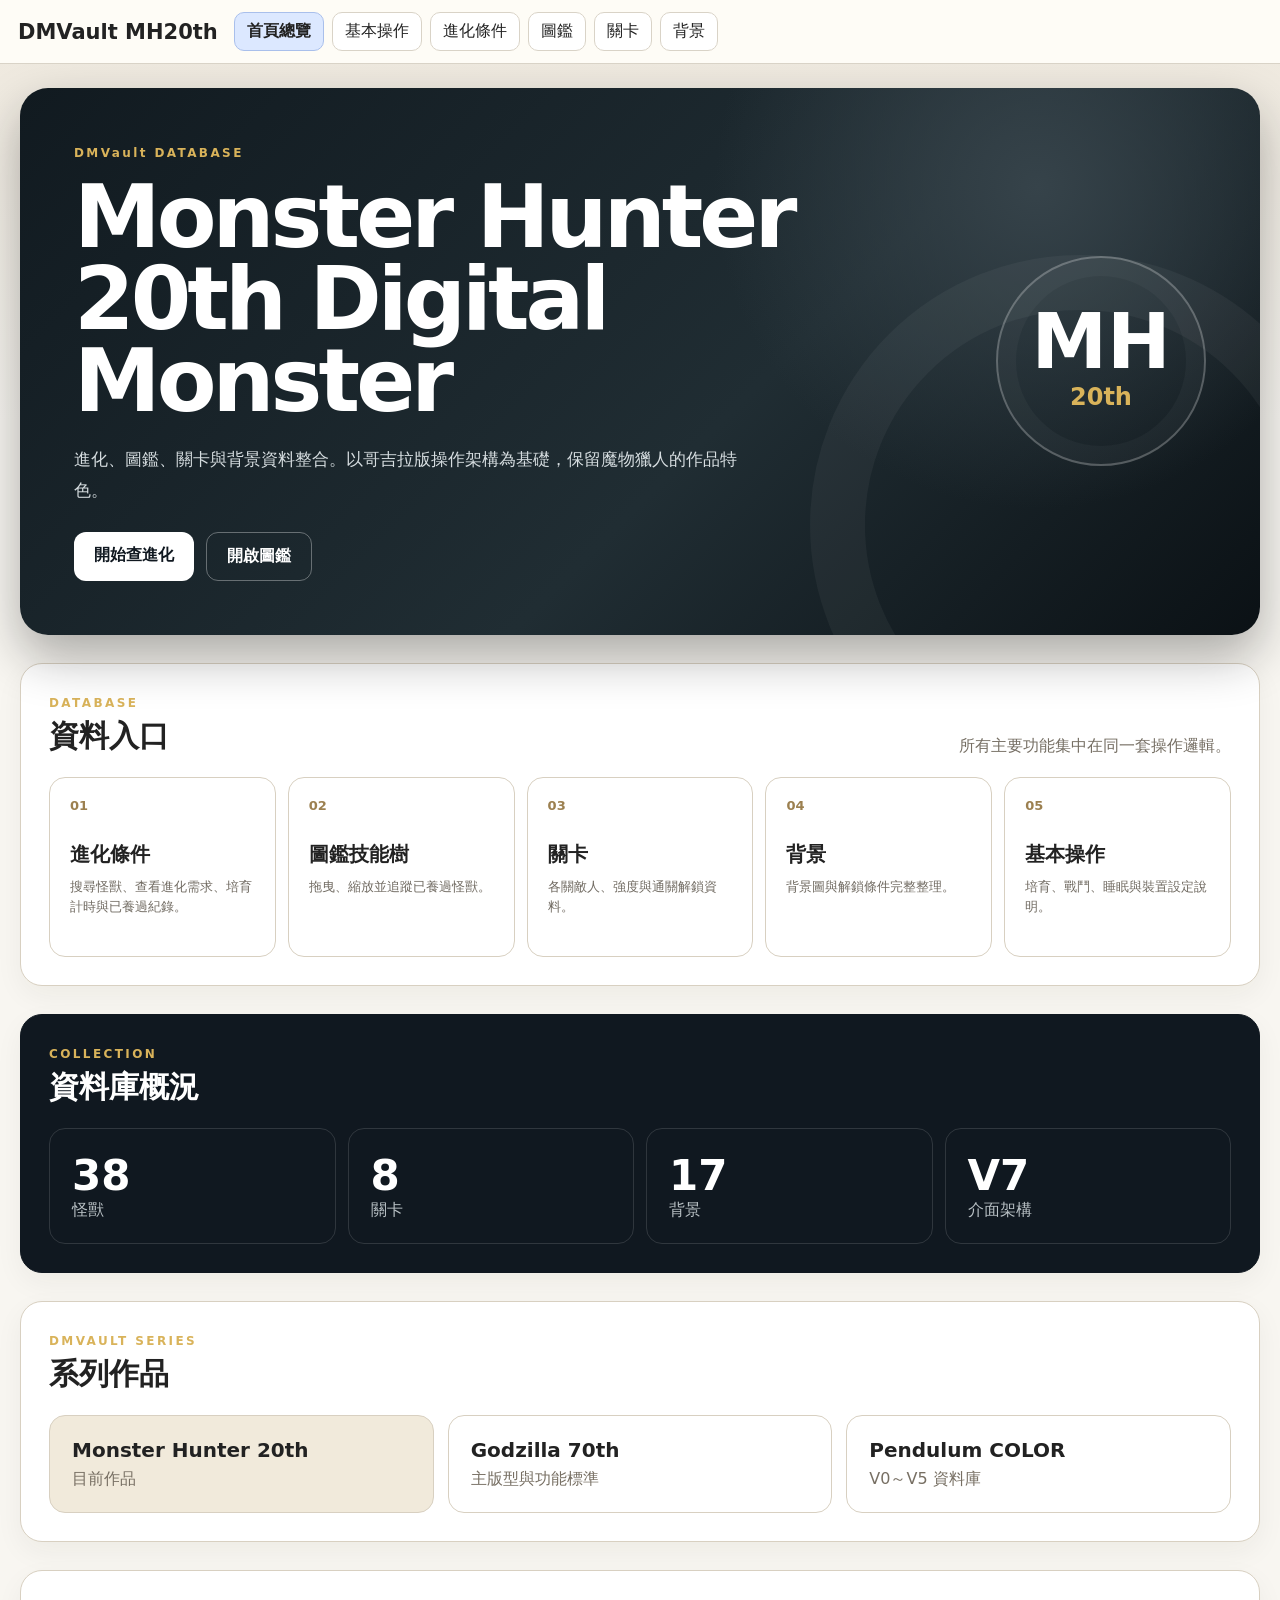
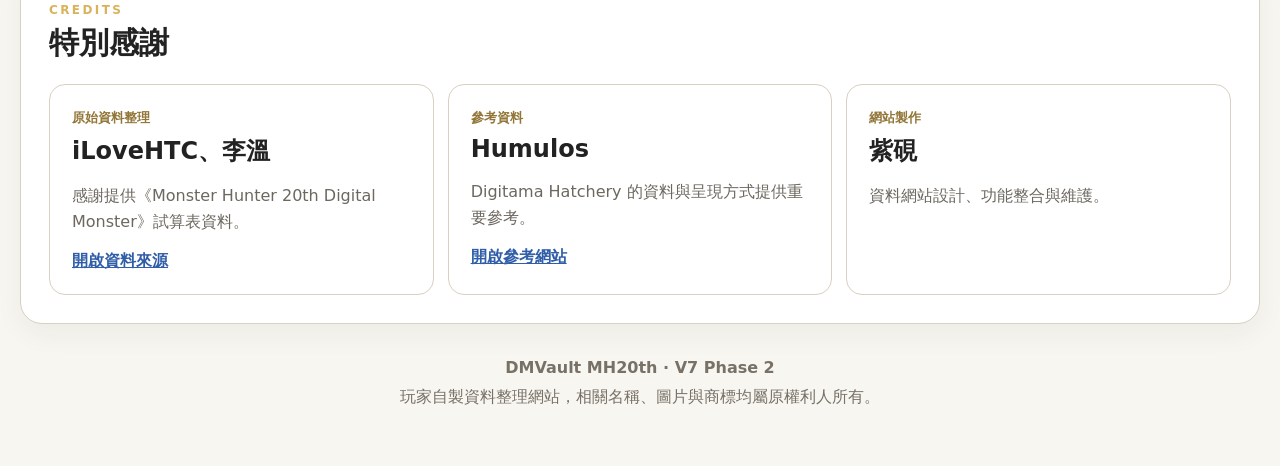
<file: index.html>
<!doctype html>
<html lang="zh-Hant" data-dmvault-root="./"><head><meta charset="utf-8"><meta name="viewport" content="width=device-width,initial-scale=1">
<title>DMVault MH20th｜Monster Hunter 20th Digital Monster</title>
<link rel="stylesheet" href="style.css">
<link rel="manifest" href="manifest.webmanifest">
<link rel="apple-touch-icon" href="icons/apple-touch-icon.png">
<meta name="apple-mobile-web-app-capable" content="yes">
<meta name="apple-mobile-web-app-status-bar-style" content="black-translucent">
<meta name="apple-mobile-web-app-title" content="MH20th">
<meta name="application-name" content="DMVault MH20th">
<meta name="theme-color" content="#101820">
<link rel="stylesheet" href="pwa/dmvault-pwa.css">
<script src="pwa/project-config.js"></script>
<script defer src="pwa/dmvault-pwa.js"></script>
</head>
<body class="dmv7-home"><header><div class="top"><div class="brand"><a href="index.html">DMVault MH20th</a></div><nav>
<a class="active" href="index.html">首頁總覽</a><a href="guide.html">基本操作</a><a href="evolution/index.html">進化條件</a><a href="evolution/dex/index.html">圖鑑</a><a href="stage.html">關卡</a><a href="background.html">背景</a></nav></div></header>
<main class="v7-home-main">
<section class="v7-hero"><div class="v7-hero-copy"><span class="v7-eyebrow">DMVault DATABASE</span><h1>Monster Hunter<br>20th Digital Monster</h1><p>進化、圖鑑、關卡與背景資料整合。以哥吉拉版操作架構為基礎，保留魔物獵人的作品特色。</p><div class="v7-hero-actions"><a class="v7-primary" href="evolution/index.html">開始查進化</a><a class="v7-secondary" href="evolution/dex/index.html">開啟圖鑑</a></div></div><div class="v7-emblem"><strong>MH</strong><span>20th</span></div></section>
<section class="v7-section"><div class="v7-section-head"><div><span>DATABASE</span><h2>資料入口</h2></div><p>所有主要功能集中在同一套操作邏輯。</p></div><div class="v7-entry-grid">
<a href="evolution/index.html"><b>01</b><strong>進化條件</strong><span>搜尋怪獸、查看進化需求、培育計時與已養過紀錄。</span></a>
<a href="evolution/dex/index.html"><b>02</b><strong>圖鑑技能樹</strong><span>拖曳、縮放並追蹤已養過怪獸。</span></a>
<a href="stage.html"><b>03</b><strong>關卡</strong><span>各關敵人、強度與通關解鎖資料。</span></a>
<a href="background.html"><b>04</b><strong>背景</strong><span>背景圖與解鎖條件完整整理。</span></a>
<a href="guide.html"><b>05</b><strong>基本操作</strong><span>培育、戰鬥、睡眠與裝置設定說明。</span></a></div></section>
<section class="v7-section v7-dark"><div class="v7-section-head"><div><span>COLLECTION</span><h2>資料庫概況</h2></div></div><div class="v7-stats"><div><strong>38</strong><span>怪獸</span></div><div><strong>8</strong><span>關卡</span></div><div><strong>17</strong><span>背景</span></div><div><strong>V7</strong><span>介面架構</span></div></div></section>
<section class="v7-section"><div class="v7-section-head"><div><span>DMVAULT SERIES</span><h2>系列作品</h2></div></div><div class="v7-projects">
<a class="current" href="index.html"><strong>Monster Hunter 20th</strong><span>目前作品</span></a>
<a href="https://yanbol2001.github.io/DMVault_Godzilla70th/index.html" target="_blank" rel="noopener"><strong>Godzilla 70th</strong><span>主版型與功能標準</span></a>
<a href="https://yanbol2001.github.io/DMVault-Pendulum-COLOR/?version=v1#view=home" target="_blank" rel="noopener"><strong>Pendulum COLOR</strong><span>V0～V5 資料庫</span></a></div></section>
<section class="v7-section"><div class="v7-section-head"><div><span>CREDITS</span><h2>特別感謝</h2></div></div><div class="v7-credit-grid">
<article><small>原始資料整理</small><h3>iLoveHTC、李溫</h3><p>感謝提供《Monster Hunter 20th Digital Monster》試算表資料。</p><a href="https://docs.google.com/spreadsheets/d/1eNvmUexJ3GboGnlOtAEyy9f0mNXdMVbEwDO5P8cYfyg/edit?gid=184361674#gid=184361674" target="_blank" rel="noopener">開啟資料來源</a></article>
<article><small>參考資料</small><h3>Humulos</h3><p>Digitama Hatchery 的資料與呈現方式提供重要參考。</p><a href="https://humulos.com/digimon/dmc/" target="_blank" rel="noopener">開啟參考網站</a></article>
<article><small>網站製作</small><h3>紫硯</h3><p>資料網站設計、功能整合與維護。</p></article></div></section>
<footer class="v7-footer"><strong>DMVault MH20th · V7 Phase 2</strong><br>玩家自製資料整理網站，相關名稱、圖片與商標均屬原權利人所有。</footer>
</main></body></html>
</file>
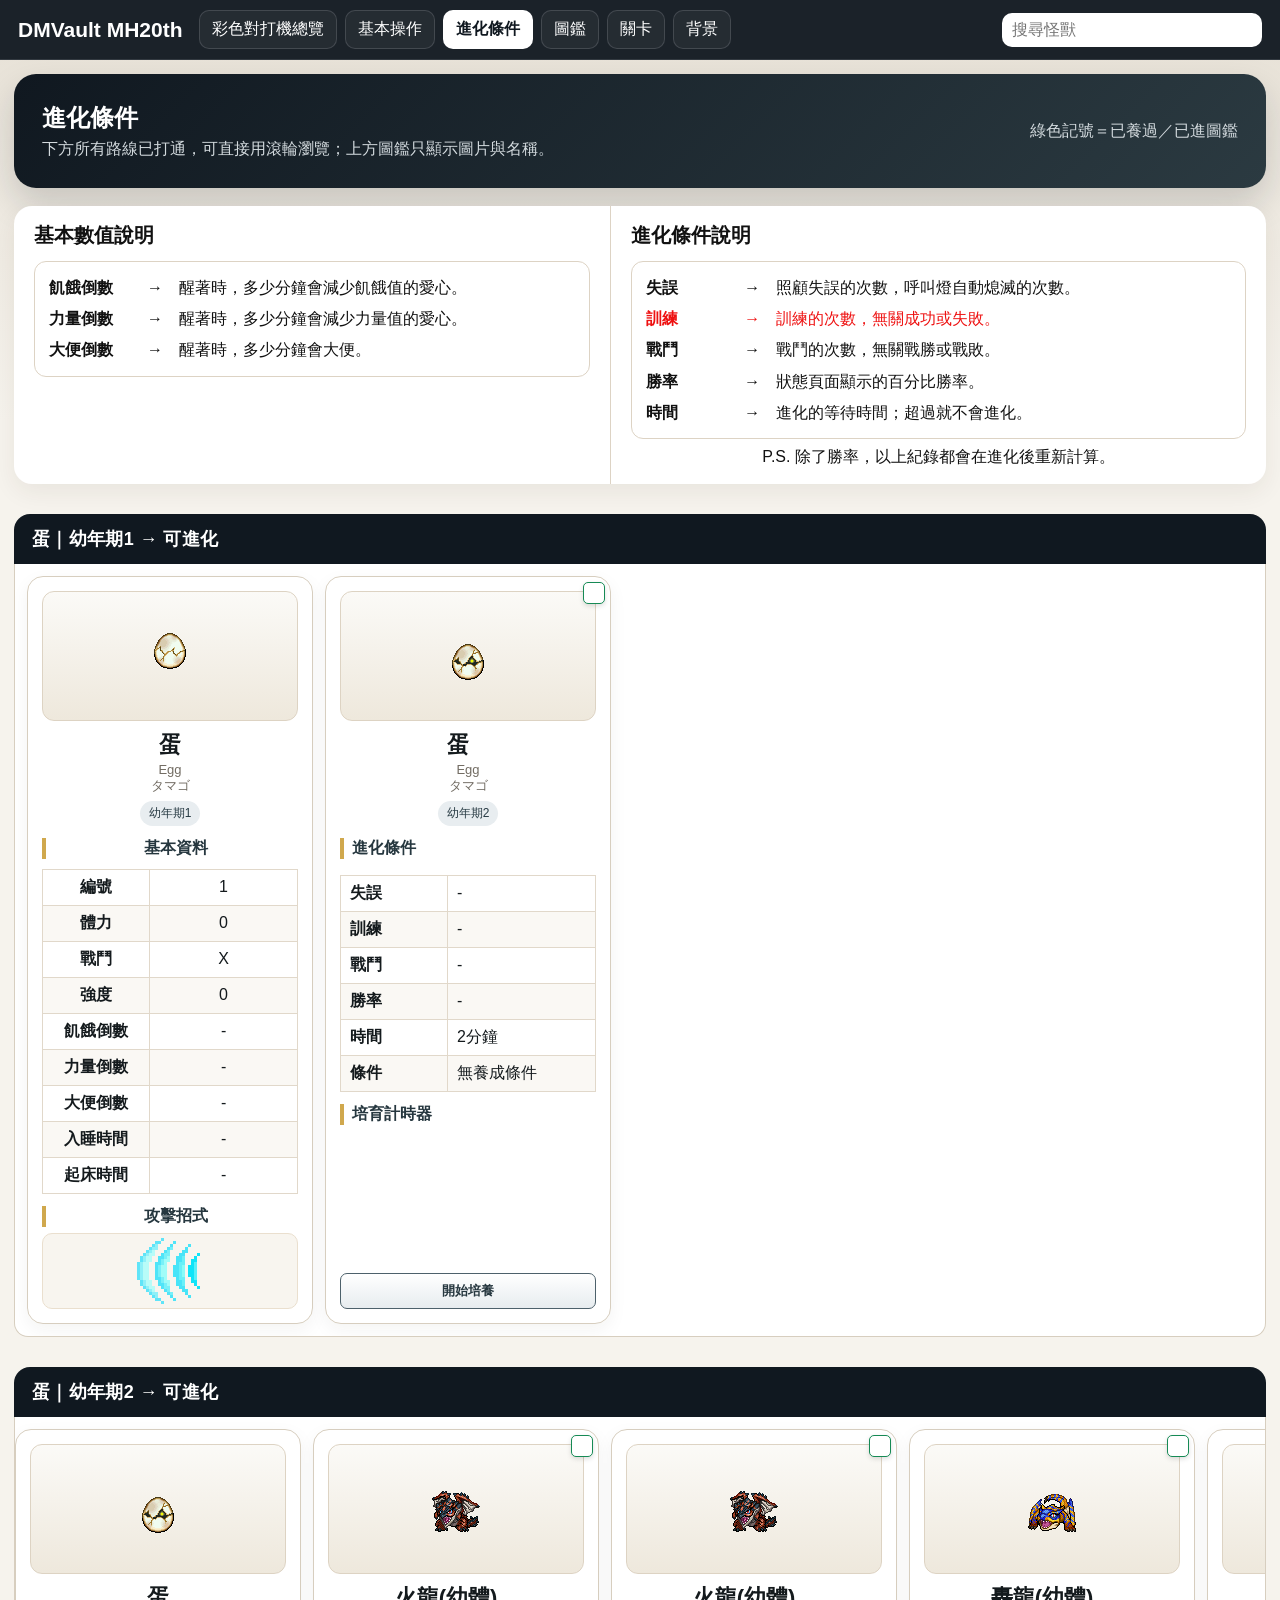
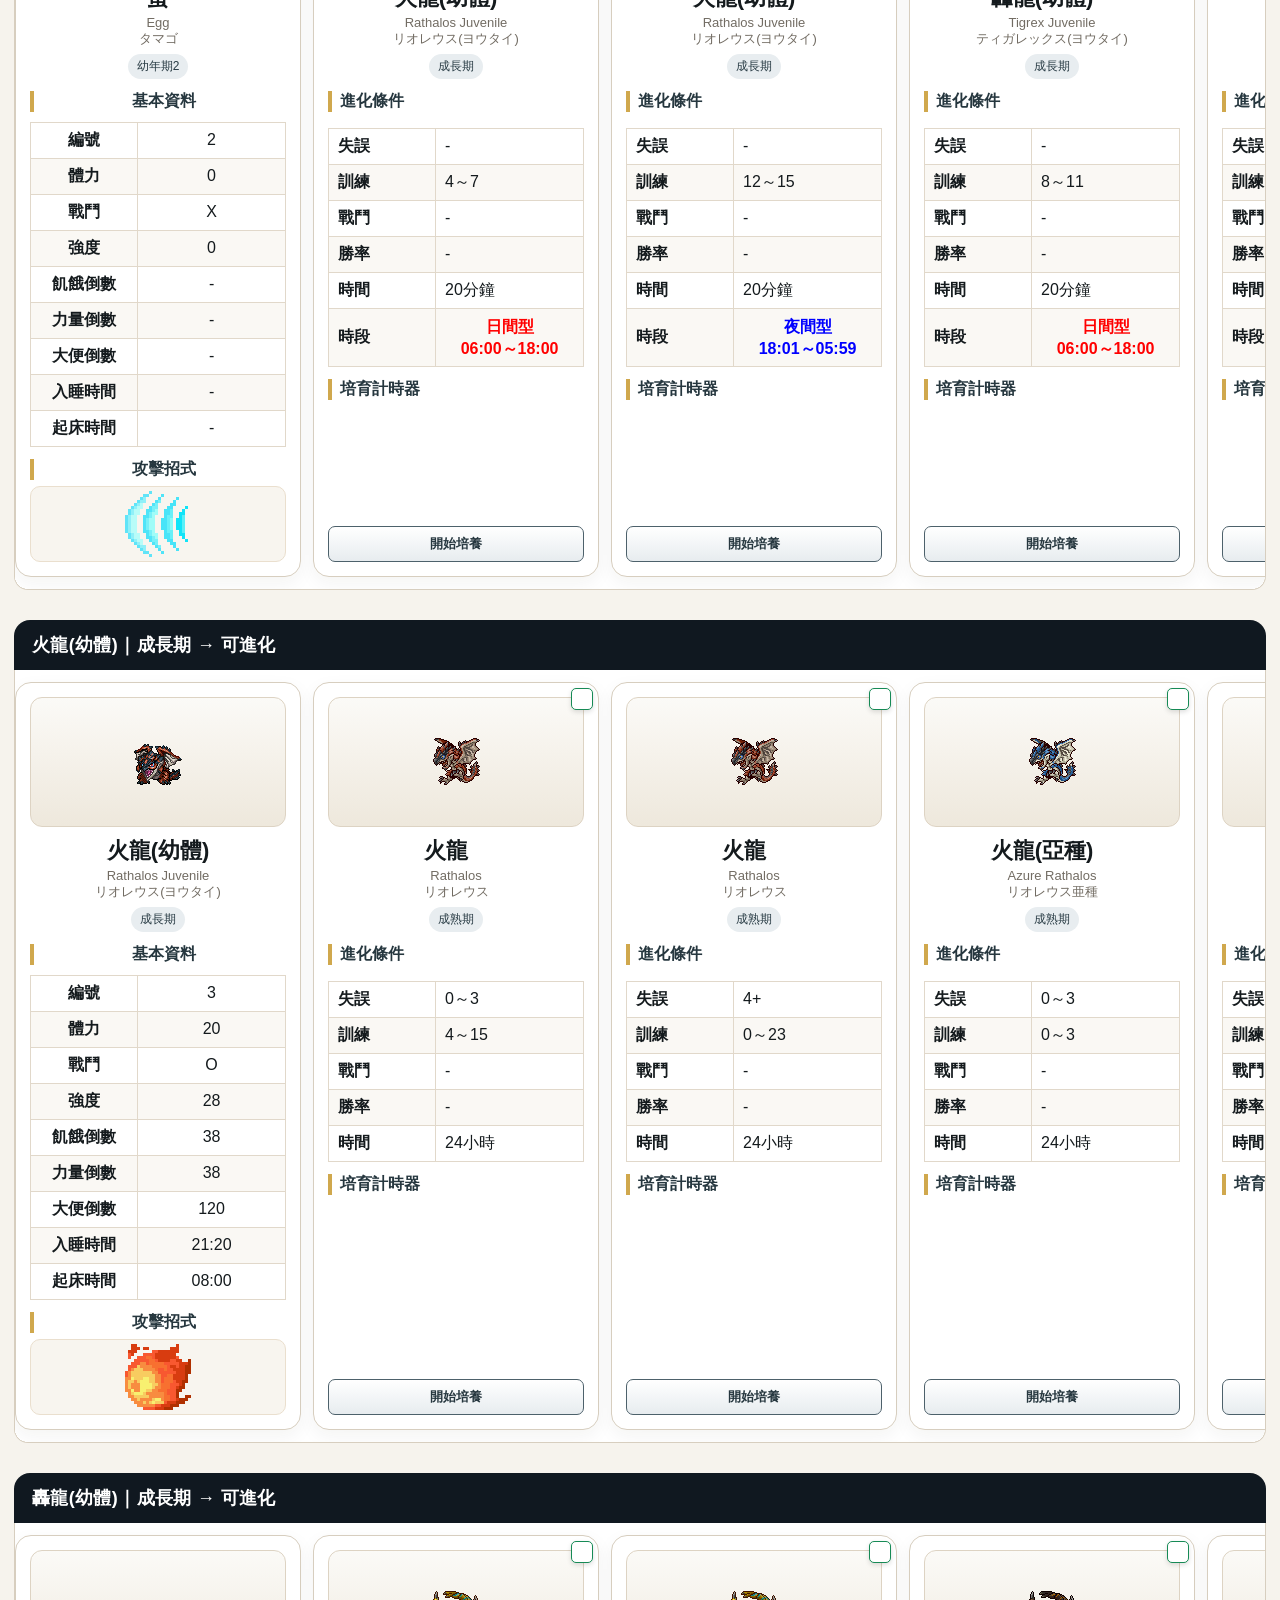
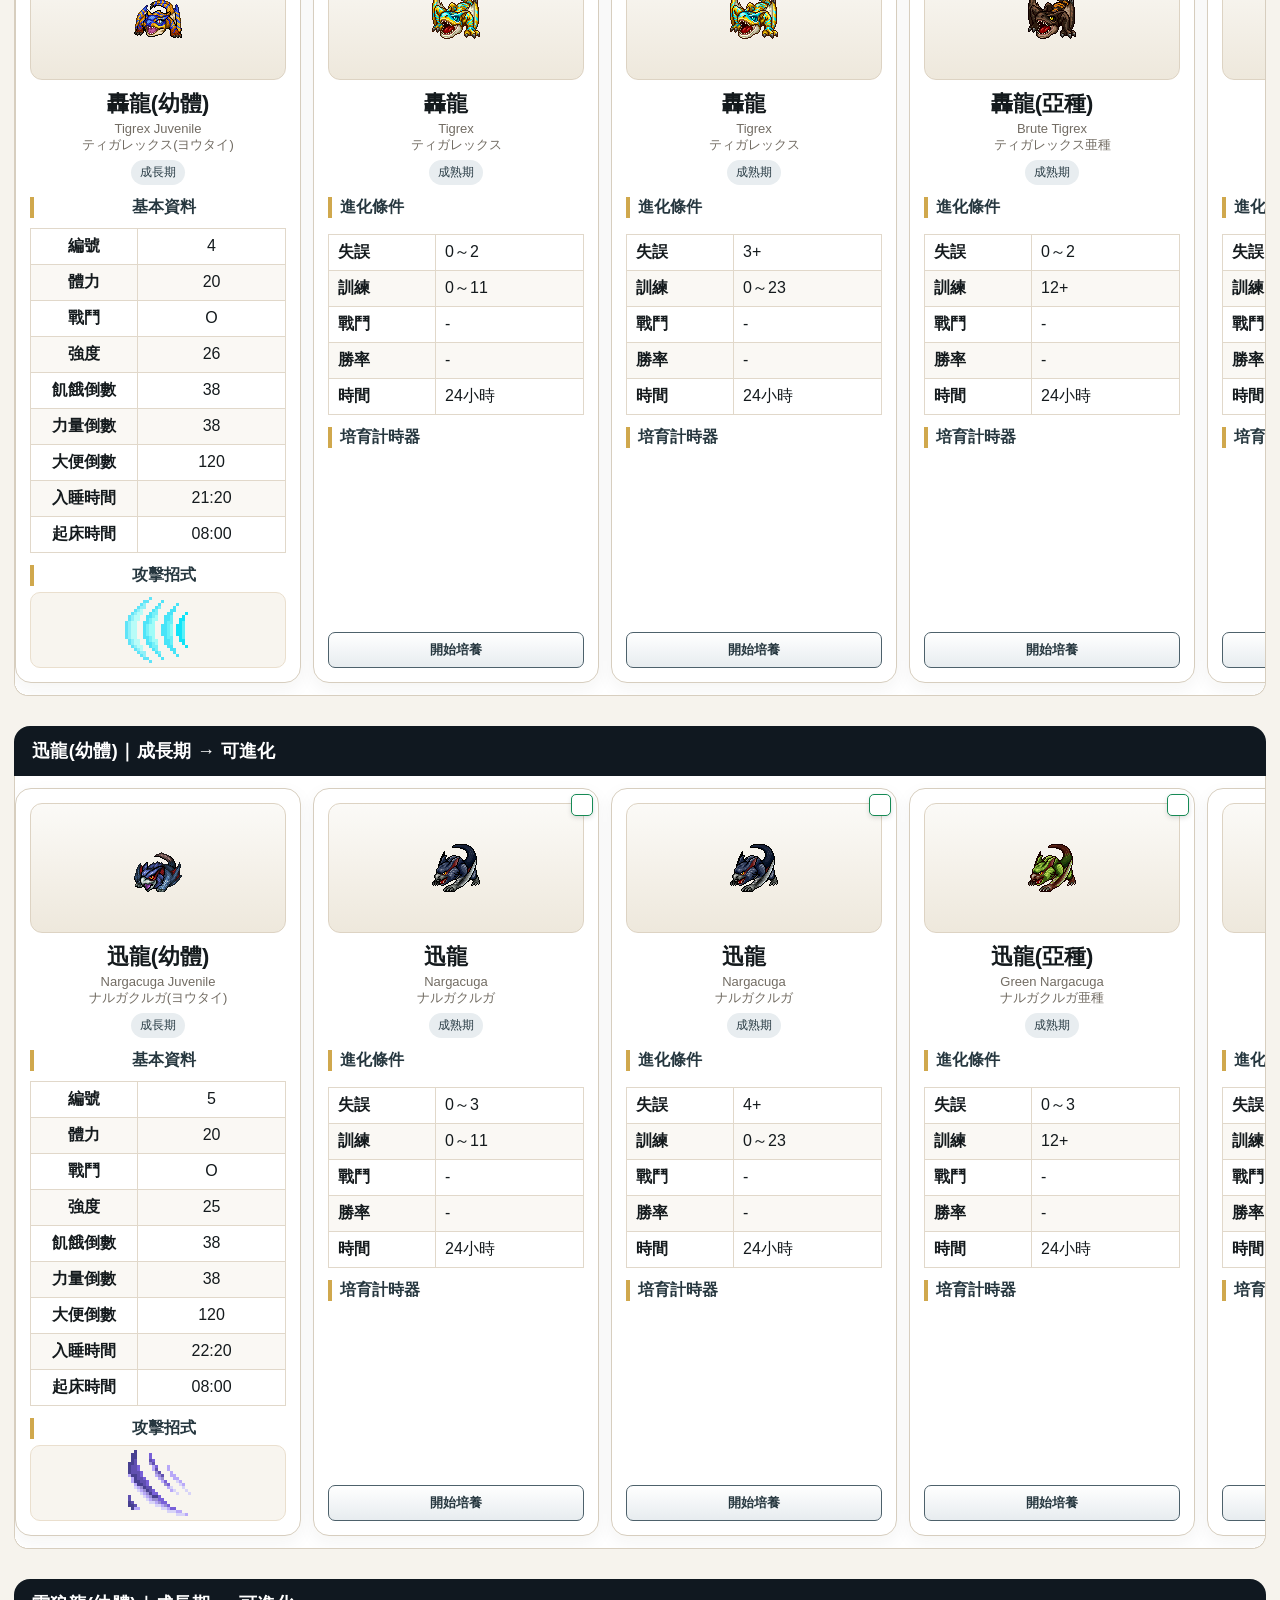
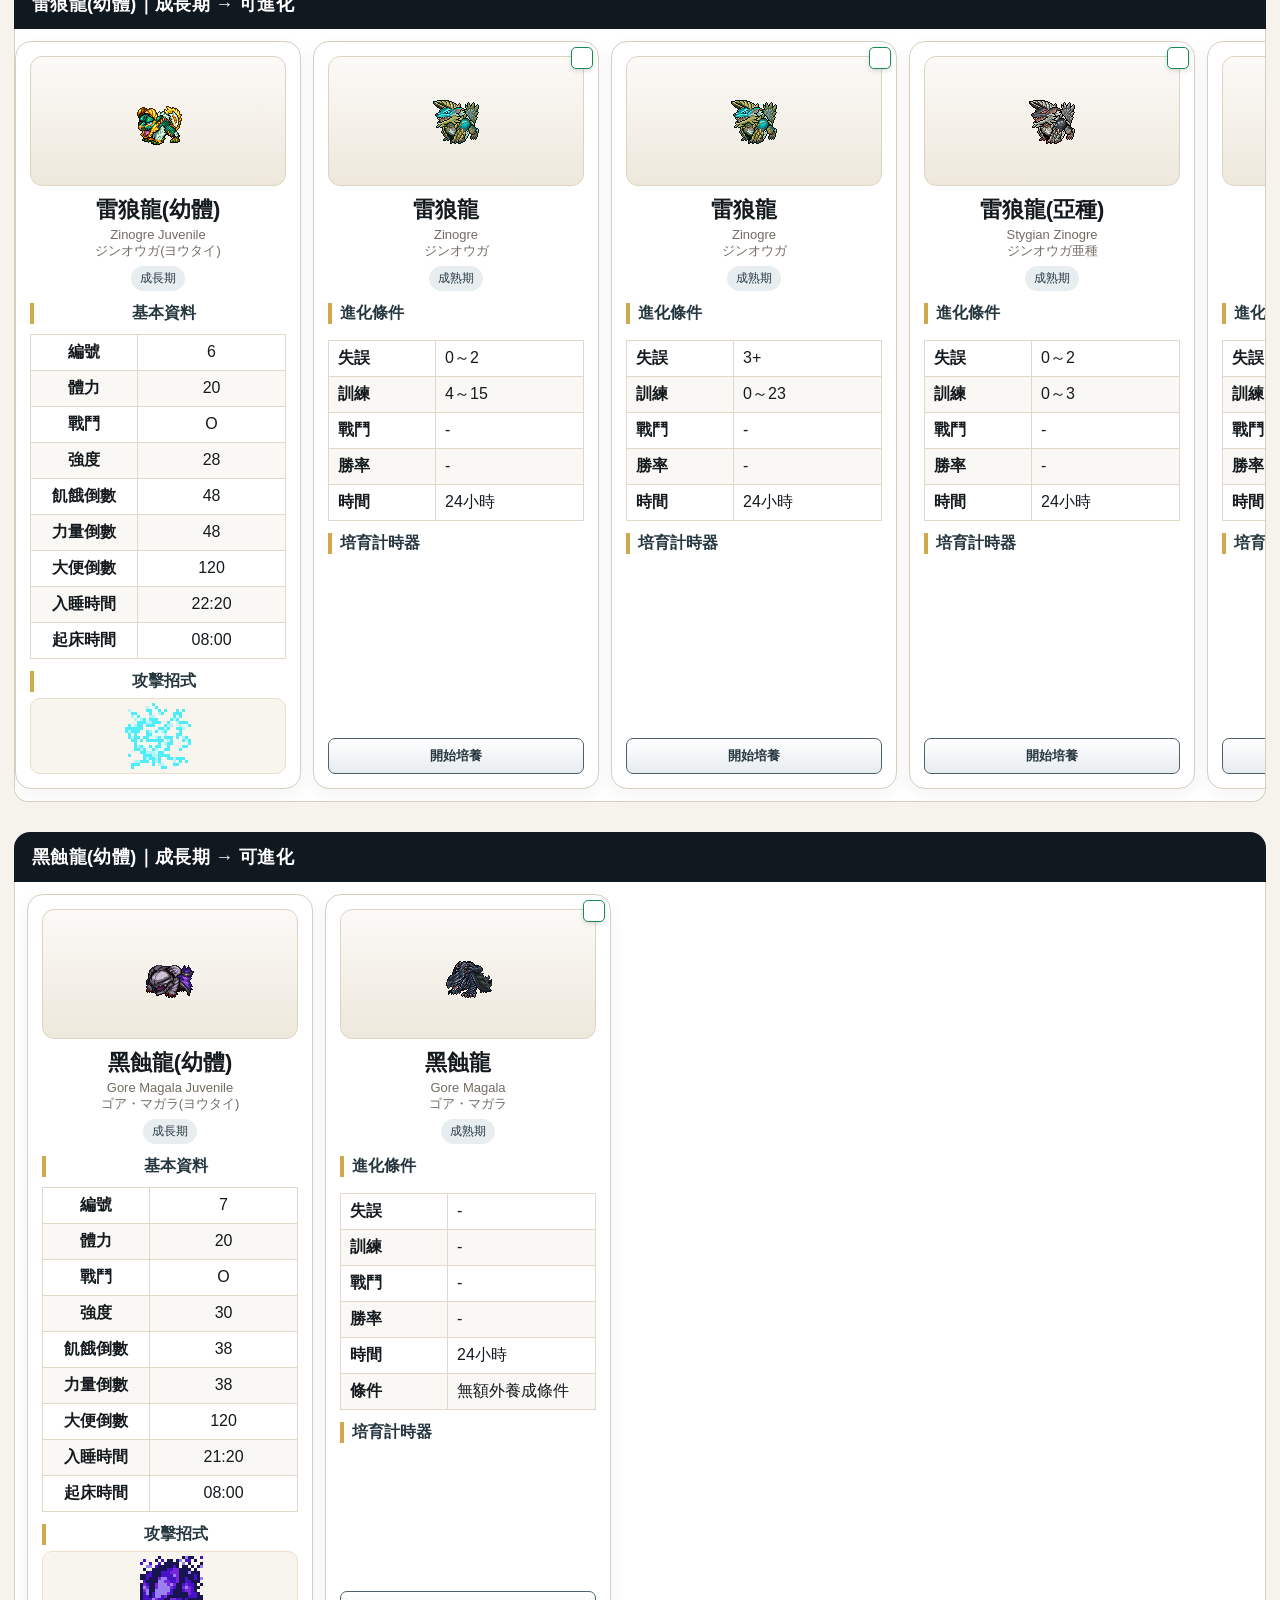
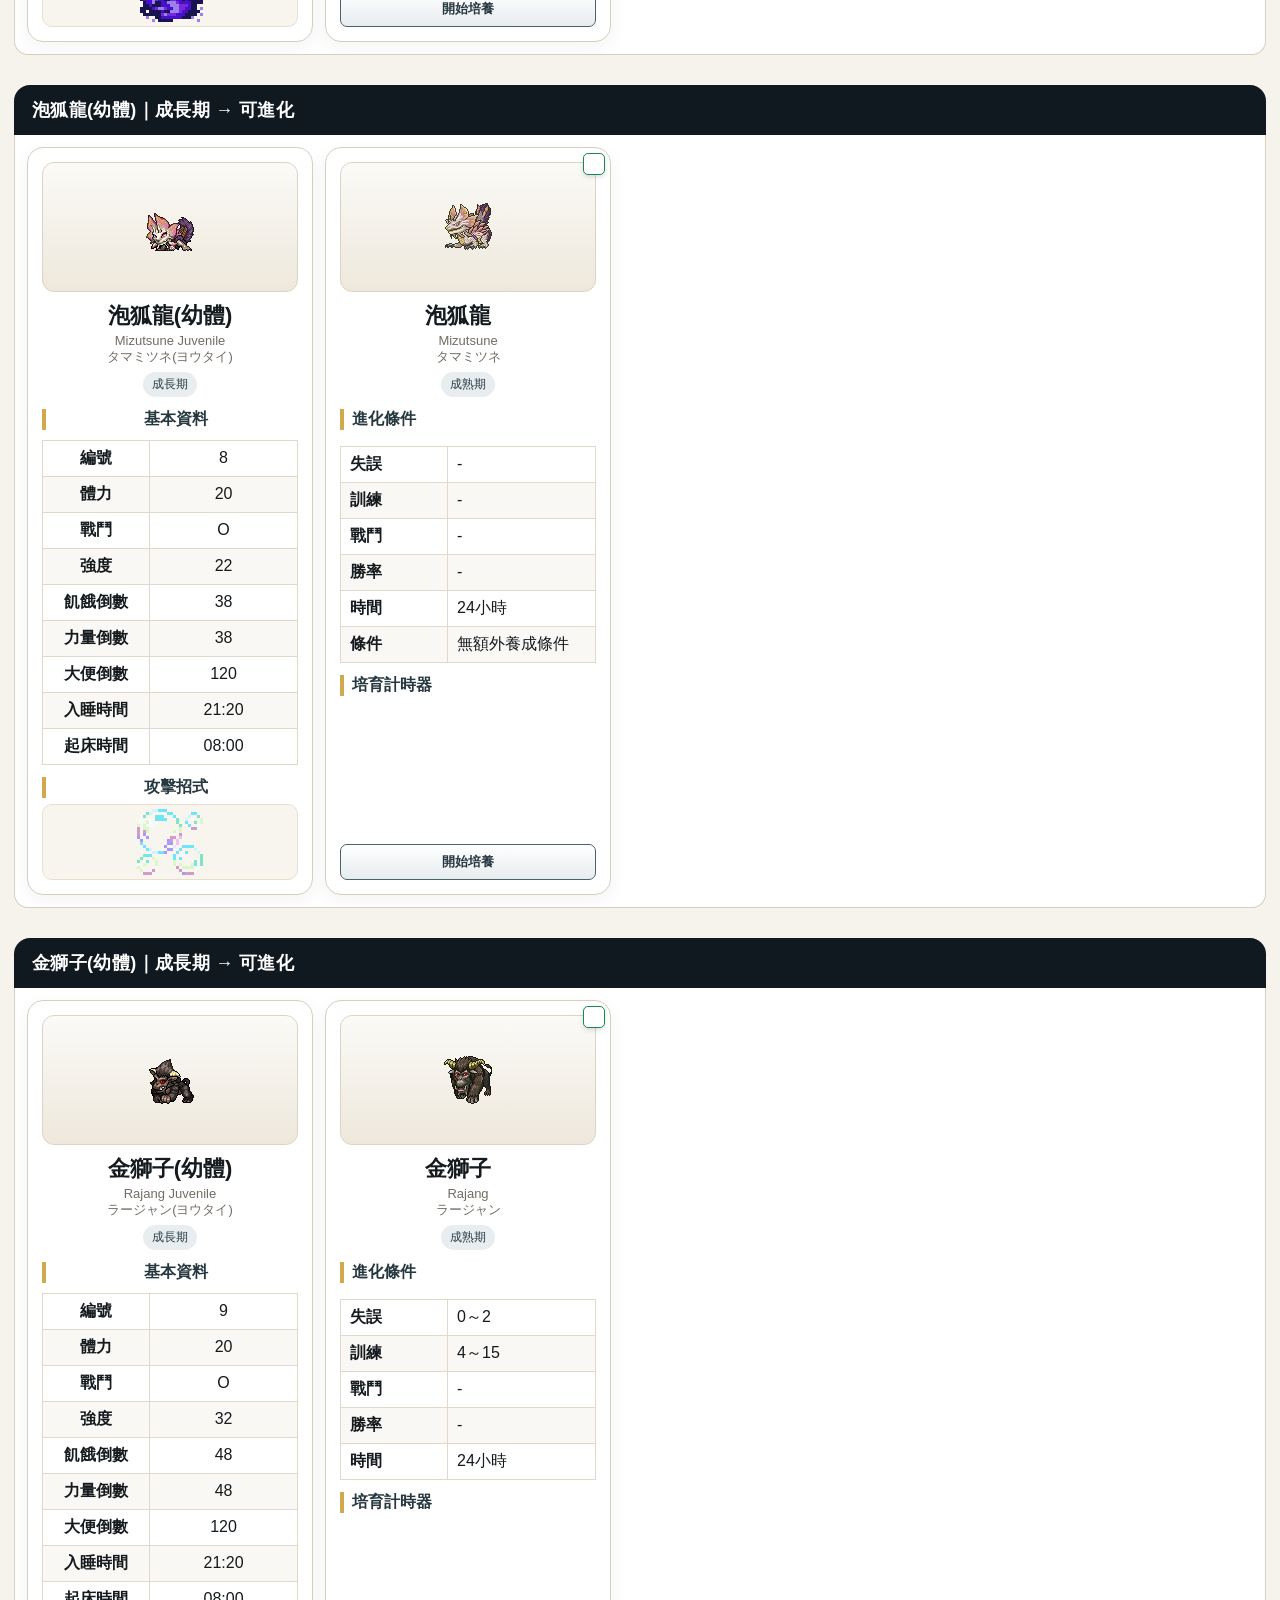
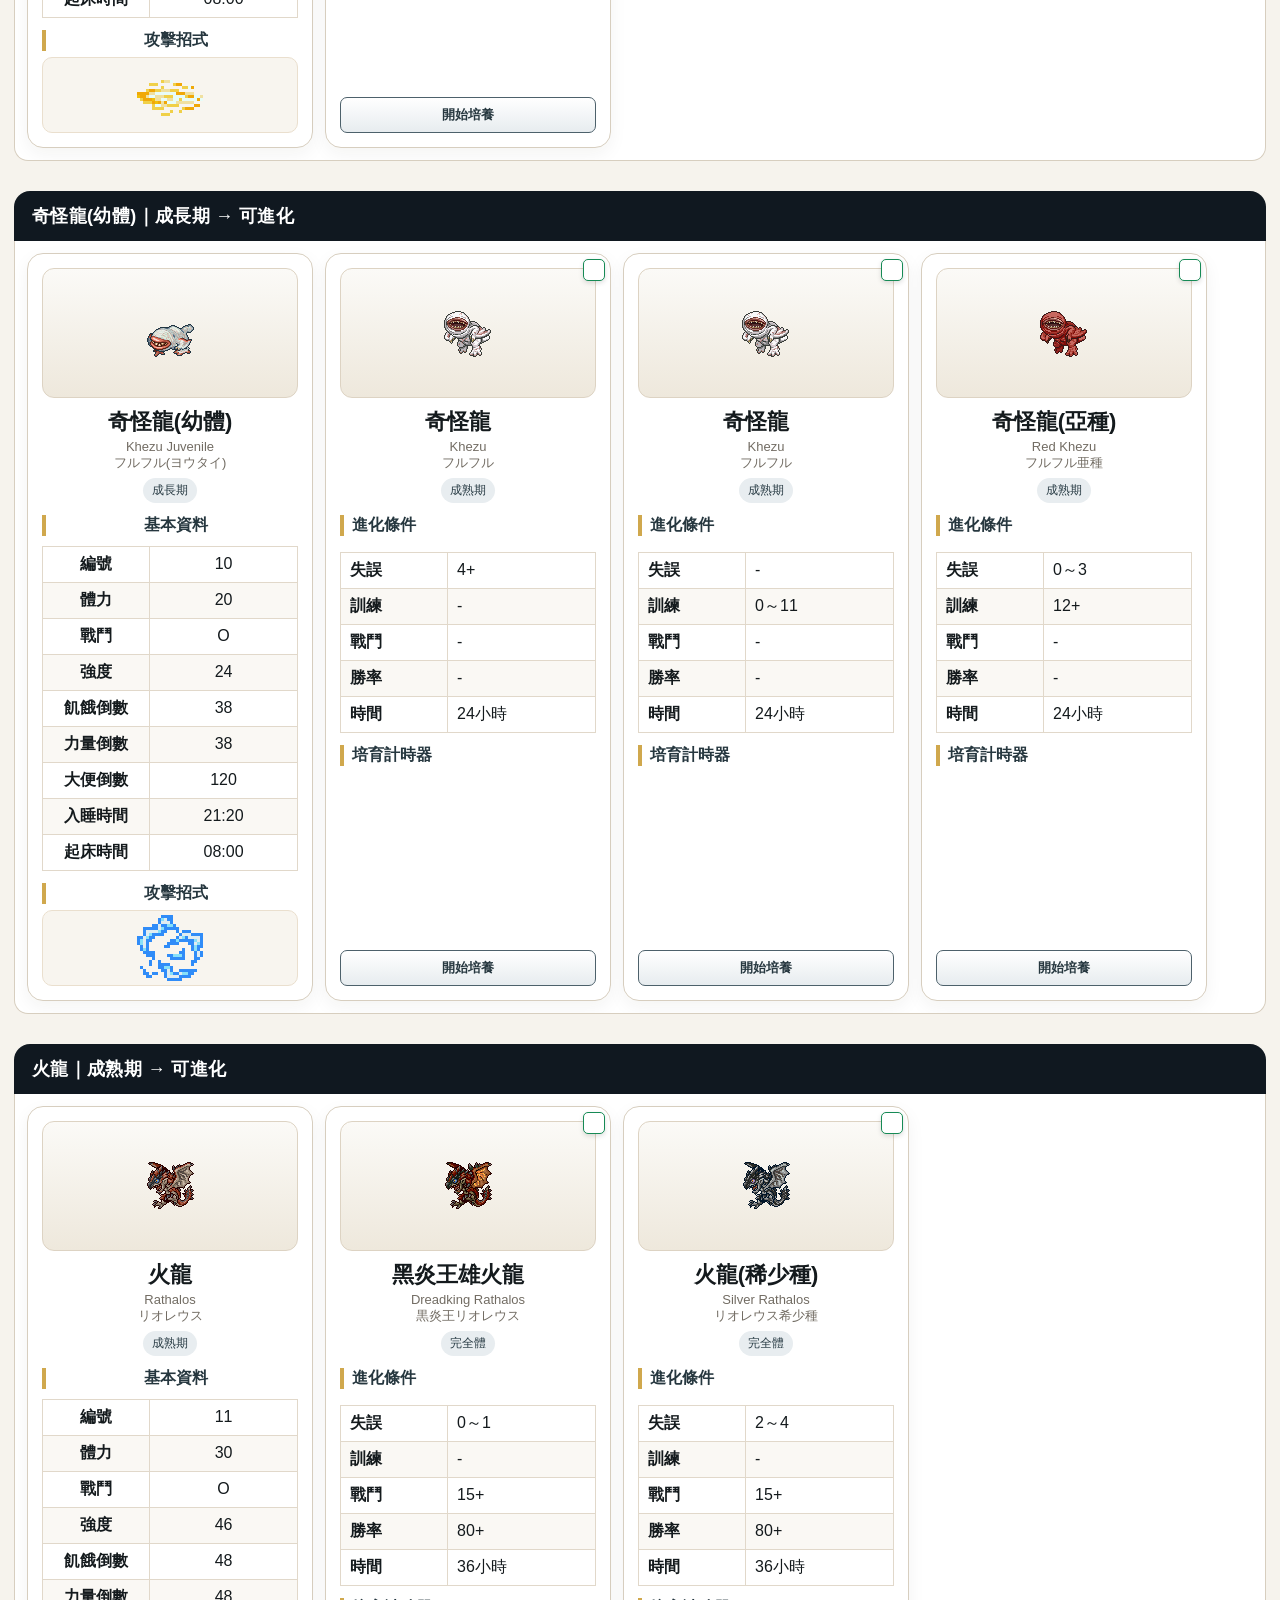
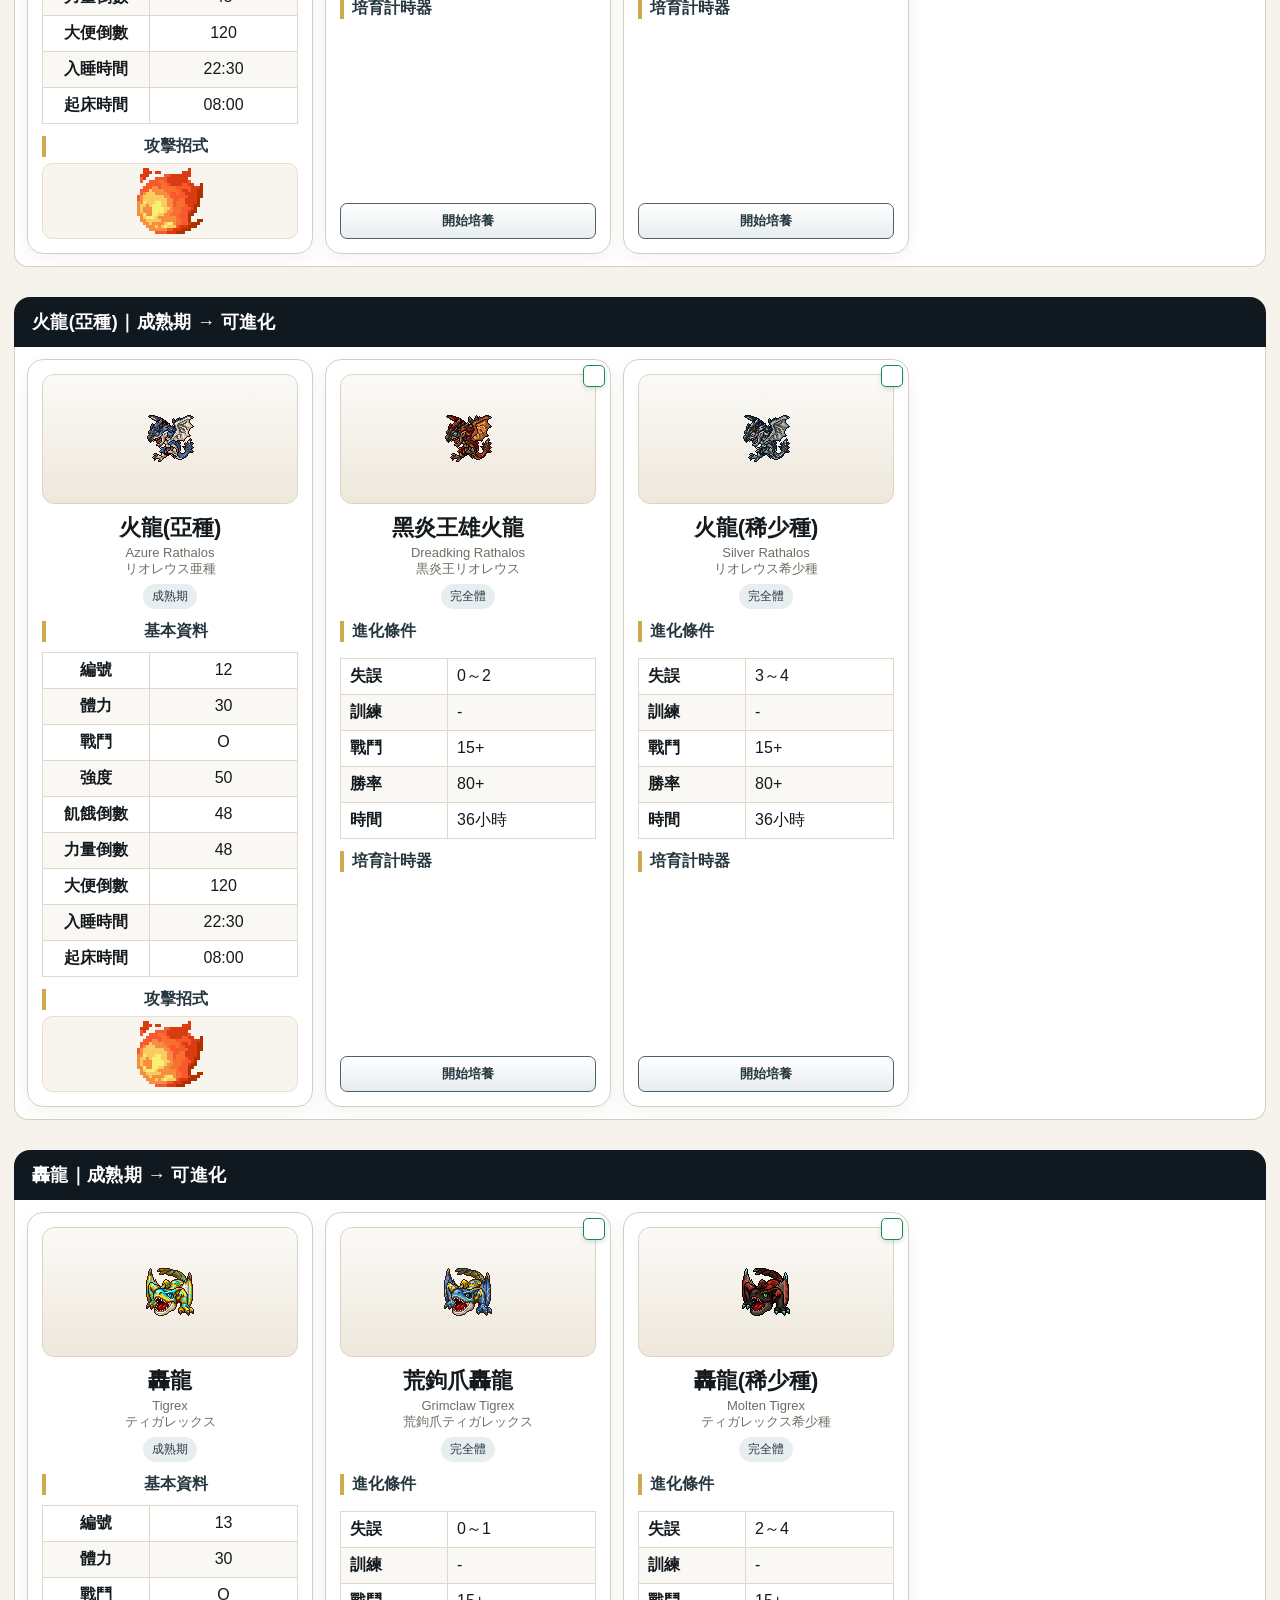
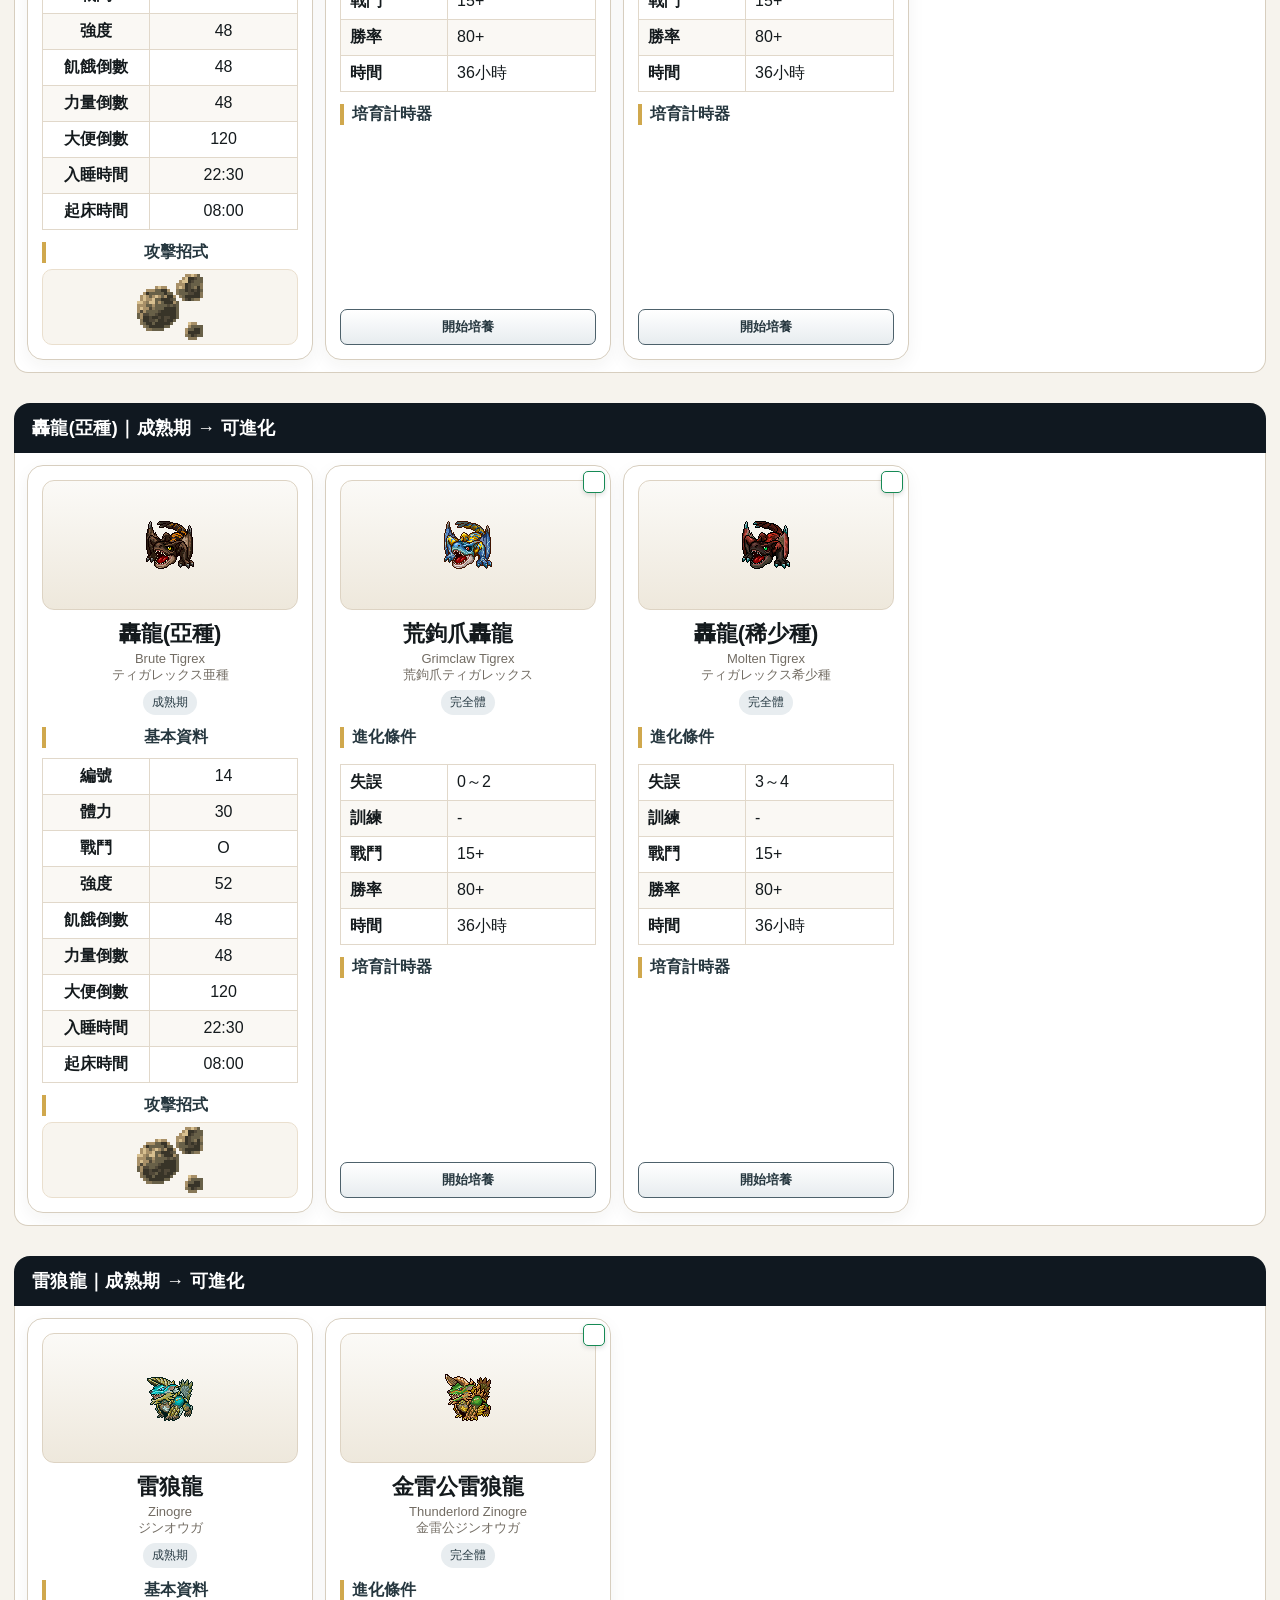
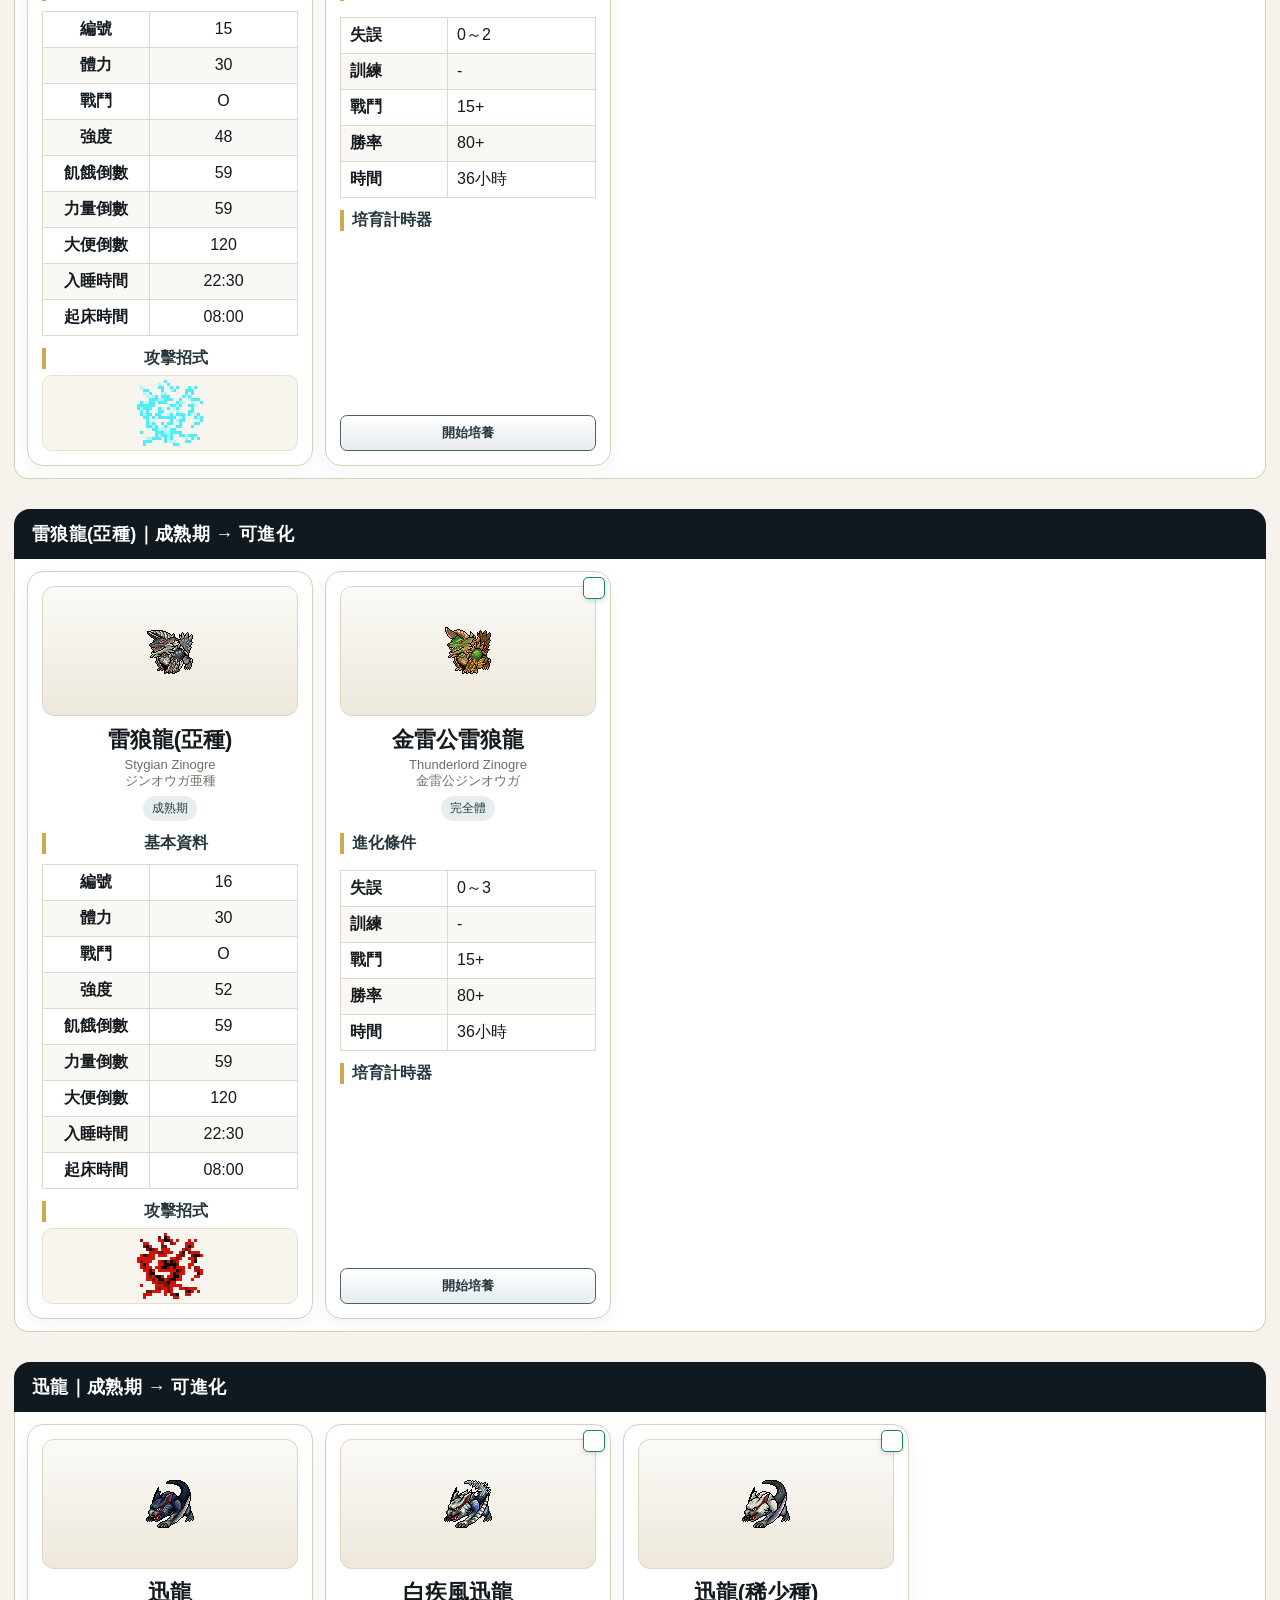
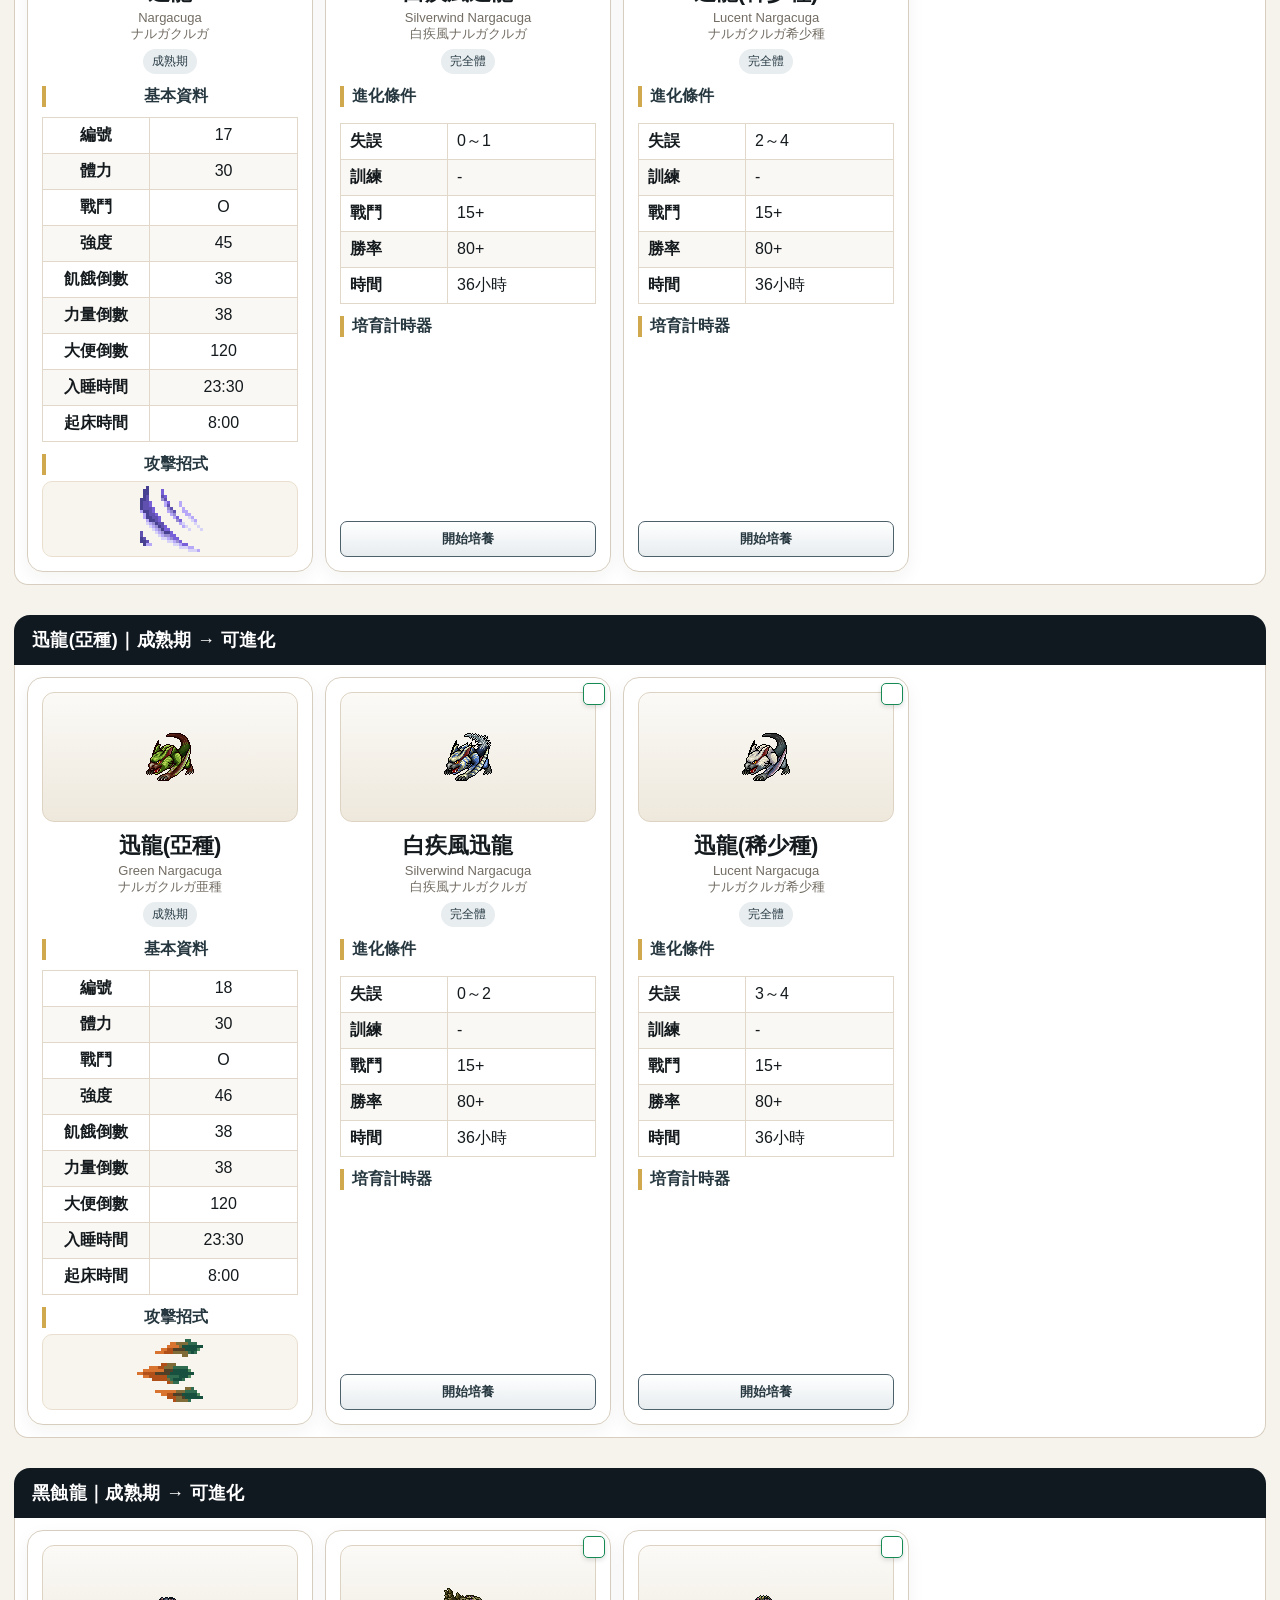
<file: evolution/index.html>
<!doctype html><html lang="zh-Hant" data-dmvault-root="../"><head><meta charset="utf-8"><meta name="viewport" content="width=device-width,initial-scale=1"><title>DMVault MH20th Web v0.2</title>
<style>
:root{--bg:#f7f1e8;--panel:#fffdf8;--line:#dfd1bb;--text:#171717;--muted:#6f6255;--p:#7657f4;--ps:#efe9ff;--g:#22a25d;--gold:#f1b845}
*{box-sizing:border-box}html{scroll-behavior:smooth}body{margin:0;background:var(--bg);font-family:"Microsoft JhengHei",sans-serif;color:var(--text)}
header{position:sticky;top:0;z-index:10;background:#fffdf8ee;backdrop-filter:blur(9px);border-bottom:1px solid var(--line)}.top{max-width:1600px;margin:auto;padding:12px 18px;display:flex;align-items:center;justify-content:space-between;gap:12px}.brand{font-size:22px;font-weight:900}.brand small{display:block;font-size:12px;font-weight:400;color:var(--muted)}
button{border:1px solid var(--line);background:#fff;border-radius:10px;padding:9px 13px;font-weight:800;cursor:pointer}.primary{background:var(--p);color:#fff;border-color:var(--p)}main{max-width:1600px;margin:auto;padding:18px}
.hero{background:var(--panel);border:1px solid var(--line);border-radius:18px;padding:16px;margin-bottom:18px;display:flex;justify-content:space-between;gap:12px;align-items:center}.hero h1{margin:0 0 5px}.hero p{margin:0;color:var(--muted)}
.route-block{margin:26px 0}.route-title{background:#2a2a2f;color:#fff;padding:10px 14px;border-radius:12px 12px 0 0;font-size:18px;font-weight:900}.route-content{background:var(--panel);border:1px solid var(--line);border-top:0;border-radius:0 0 14px 14px;padding:14px;display:grid;grid-template-columns:300px 1fr;gap:18px}.current,.target{background:#fff;border:1px solid var(--line);border-radius:15px;padding:14px;position:relative}.current{text-align:center}.target-grid{display:grid;grid-template-columns:repeat(3,minmax(250px,1fr));gap:14px}.sprite{height:130px;background:#fbf4e8;border:1px solid #eadcc8;border-radius:12px;display:flex;align-items:center;justify-content:center}.sprite img{max-width:120px;max-height:110px;image-rendering:pixelated}.name{text-align:center}.name h3{margin:9px 0 2px;font-size:22px}.sub{font-size:13px;color:var(--muted)}.badge{display:inline-block;background:var(--ps);color:var(--p);border-radius:999px;padding:4px 9px;margin-top:6px;font-size:12px}
.info{width:100%;border-collapse:collapse;margin-top:10px}.info td{border:1px solid #eadfce;padding:7px 9px}.info td:first-child{width:42%;font-weight:800}.section{font-weight:900;color:var(--p);margin:12px 0 6px}.attack{height:76px;display:flex;align-items:center;justify-content:center;border:1px solid #eadfce;border-radius:10px}.attack img{width:72px;height:72px;max-width:72px;max-height:72px;object-fit:contain;image-rendering:pixelated}.ownedmark{position:absolute;left:10px;top:10px;background:var(--g);color:#fff;border-radius:999px;padding:3px 8px;font-size:12px;font-weight:900}.actions{display:flex;gap:7px;flex-wrap:wrap;margin-top:10px}.actions button{padding:7px 10px}.record{border:1px solid #eadfce;border-radius:10px;overflow:hidden}.record div{display:flex;justify-content:space-between;padding:7px 9px;border-bottom:1px solid #eadfce}.record div:last-child{border-bottom:0}.ok{color:var(--g);font-weight:900}
.time-type{font-weight:900;text-align:center;line-height:1.35}
.time-type.day{color:#f00}
.time-type.night{color:#00f}
.unlock-condition{color:#f00;font-weight:900;text-align:center;line-height:1.35;white-space:normal}
.modal{display:none;position:fixed;inset:0;background:#111b;z-index:40;padding:14px}.modal.open{display:block}.sheet{height:100%;background:var(--panel);border-radius:18px;overflow:auto}.mhead{position:sticky;top:0;background:var(--panel);z-index:4;border-bottom:1px solid var(--line);padding:12px 16px;display:flex;justify-content:space-between;align-items:center}.chart-wrap{position:relative;min-width:1450px;padding:14px 18px 30px}.stage-head,.cols{display:grid;grid-template-columns:repeat(6,1fr);gap:36px}.stage-head div{text-align:center;background:var(--ps);color:var(--p);font-weight:900;border-radius:10px;padding:8px}.cols{position:relative;z-index:2;align-items:start}.col{display:flex;flex-direction:column;gap:18px}.node{position:relative;background:#fff;border:1px solid var(--line);border-radius:14px;padding:9px;text-align:center;cursor:pointer;min-height:140px}.node img{width:82px;height:72px;object-fit:contain;image-rendering:pixelated}.node .zh{font-weight:900;margin-top:5px}.node .ja{font-size:11px;color:var(--muted)}.node.owned{border:3px solid var(--g);background:#f0faf4}.check{position:absolute;right:6px;top:6px;background:var(--g);color:#fff;width:22px;height:22px;border-radius:50%;display:grid;place-items:center;font-weight:900}.lines{position:absolute;left:18px;top:57px;z-index:1;pointer-events:none;overflow:visible}line{stroke:#b6a6dc;stroke-width:2.2}
.note{margin:10px 0 0;color:var(--muted);font-size:13px}.filterbar{display:flex;gap:8px;flex-wrap:wrap}.filterbar input{border:1px solid var(--line);border-radius:10px;padding:8px 10px}
@media(max-width:1100px){.route-content{grid-template-columns:1fr}.target-grid{grid-template-columns:repeat(2,1fr)}}@media(max-width:700px){.target-grid{grid-template-columns:1fr}.top,.hero{align-items:flex-start;flex-direction:column}.modal{padding:0}.sheet{border-radius:0}main{padding:10px}}

.guide-reference{
  display:grid;
  grid-template-columns:minmax(320px,1fr) minmax(400px,1.1fr);
  background:#fff;
  color:#111;
  border:3px solid #111;
  margin:0 0 18px;
}
.guide-reference>div{padding:16px 20px}
.guide-reference>div+div{border-left:3px solid #111}
.guide-reference h2{margin:0 0 12px;font-size:20px}
.guide-box{border:2px solid #111;padding:10px 14px;background:#fff}
.guide-row{
  display:grid;
  grid-template-columns:90px 24px 1fr;
  gap:8px;
  padding:4px 0;
  line-height:1.45;
}
.guide-row strong{font-weight:900}
.guide-row.training strong,.guide-row.training span{color:#e11}
.guide-note{text-align:center;margin-top:8px}
@media(max-width:900px){
  .guide-reference{grid-template-columns:1fr}
  .guide-reference>div+div{border-left:0;border-top:3px solid #111}
  .guide-row{grid-template-columns:78px 20px 1fr}
}


.unlock-note{color:#f39c12}

button.fav,button.favorite,#fav,#favorite,[data-action="fav"],[data-action="favorite"]{display:none!important}

.route-block.stage-幼年期1,.route-block.stage-幼年期2{display:block!important}

.dm-evolution-search{margin-left:auto}
.dm-evolution-search input{
 width:220px;max-width:35vw;padding:8px 10px;border:1px solid #d9d3c7;
 border-radius:10px;background:#fff;font:16px "Microsoft JhengHei",sans-serif
}
@media(max-width:900px){
 .dm-evolution-search{width:100%;margin-left:0}
 .dm-evolution-search input{width:100%;max-width:none}
}


/* V7 Phase 3：DMVault 單列培養計時器（與哥吉拉版一致） */
.target{position:relative}
.target .ownedmark{
  left:auto!important;right:5px!important;top:5px!important;
  width:22px!important;height:22px!important;min-width:22px!important;
  padding:0!important;margin:0!important;border:1.5px solid #168a55!important;
  border-radius:5px!important;background:#fff!important;color:#168a55!important;
  display:grid!important;place-items:center!important;cursor:pointer!important;
  box-shadow:0 2px 5px #0002!important;font-size:15px!important;line-height:1!important;
  z-index:8!important;user-select:none!important
}
.target .ownedmark.on{background:#168a55!important;color:#fff!important}
.target .ownedmark .owned-bigcheck{width:auto!important;height:auto!important;margin:0!important;background:transparent!important;color:inherit!important;font-size:15px!important}
.target .name h3{padding-right:20px}
.timer-tools{margin-top:auto;padding-top:12px}
.timer-slot{display:grid;grid-template-columns:minmax(0,1fr);width:100%}
.timer-start,.timer-running{
  grid-area:1/1;box-sizing:border-box;width:100%;height:36px;min-height:36px;max-height:36px;
  margin:0;border:1px solid #4d616b;border-radius:7px;background:linear-gradient(180deg,#fff,#e7ecef);
  color:#26373f;font-weight:900
}
.timer-start{padding:4px 8px;cursor:pointer;font-size:13px}
.timer-running{display:flex;align-items:center;justify-content:center;gap:5px;padding:4px 5px;overflow:hidden;white-space:nowrap}
.timer-running[hidden],.timer-start[hidden]{display:none!important}
.timer-time{flex:1 1 auto;min-width:0;text-align:center;color:#26373f;font-size:14px;font-weight:900;line-height:1;font-variant-numeric:tabular-nums;letter-spacing:.01em}
.timer-controls{display:flex;flex:0 0 auto;align-items:center;gap:3px}
.timer-controls button{display:inline-flex;align-items:center;justify-content:center;width:auto;min-width:34px;height:25px;min-height:25px;padding:1px 6px;border:1px solid #536973;border-radius:6px;background:#fff;color:#26373f;font-size:11px;font-weight:900;line-height:1;cursor:pointer}
.timer-tools.is-frozen .timer-running{border-color:#63799b;background:linear-gradient(180deg,#eef4fc,#d9e4f3)}
.timer-tools.is-frozen .timer-freeze{background:#344b6b;border-color:#344b6b;color:#fff}
.timer-tools.is-complete .timer-running{border-color:#2f8c56;background:linear-gradient(180deg,#effaf3,#d8efdf)}
@media(max-width:520px){
 .target .ownedmark{width:20px!important;height:20px!important;min-width:20px!important;font-size:14px!important}
 .target .ownedmark .owned-bigcheck{font-size:14px!important}
 .target .name h3{padding-right:17px}
 .timer-start,.timer-running{height:34px;min-height:34px;max-height:34px}
 .timer-time{font-size:13px}.timer-controls button{min-width:31px;height:23px;min-height:23px;padding:1px 4px;font-size:10px}
}

</style>
<style id="dm-unified-header-style">
.dm-site-header{position:sticky;top:0;z-index:9999;background:#fffdf8ee;
backdrop-filter:blur(10px);border-bottom:1px solid #d9d3c7;font-family:"Microsoft JhengHei",sans-serif}
.dm-site-top{max-width:1600px;margin:auto;padding:10px 18px;display:flex;align-items:center;gap:16px}
.dm-site-brand{font-size:21px;font-weight:900;white-space:nowrap}
.dm-site-brand a{color:#222;text-decoration:none}
.dm-site-nav{display:flex;gap:8px;flex-wrap:wrap}
.dm-site-nav a{color:#222;text-decoration:none;padding:8px 12px;border:1px solid #d9d3c7;
border-radius:10px;background:#fff;font-size:16px}
.dm-site-nav a.active{background:#dce8ff;border-color:#a9bfeb;font-weight:800}
@media(max-width:800px){.dm-site-top{align-items:flex-start;flex-direction:column}}
</style>


<style id="dm-v7-evolution">
:root{--bg:#eee9df;--panel:#fff;--line:#d7cebf;--text:#141a1d;--muted:#726c63;--p:#26373f;--ps:#e7eef1;--g:#168a55;--gold:#d6a43a}
body{background:linear-gradient(180deg,#e6e0d5,#f6f3ed 420px)}
.dm-site-header{background:#101820f2!important;border-bottom:1px solid #ffffff1c!important;color:#fff}.dm-site-brand a,.dm-site-nav a{color:#fff!important}.dm-site-nav a{background:#ffffff0b!important;border-color:#ffffff24!important}.dm-site-nav a.active{background:#fff!important;color:#101820!important}.dm-evolution-search input{background:#fff!important;border:0!important;min-width:260px}
main{max-width:1500px!important;padding:24px!important}.hero{background:linear-gradient(135deg,#101820,#2b3a41)!important;color:#fff!important;border:0!important;padding:28px!important;border-radius:22px!important;box-shadow:0 16px 34px #1018202b}.hero p,.hero div:last-child{color:#d3dade!important}.guide-reference{border:0!important;border-radius:18px;overflow:hidden;box-shadow:0 8px 24px #362a1612}.guide-reference>div+div{border-left:1px solid #ddd3c4!important}.guide-box{border:1px solid #ddd3c4!important;border-radius:12px!important}
.route-block{margin:30px 0;scroll-margin-top:88px}.route-title{background:#101820!important;border-radius:16px 16px 0 0!important;padding:13px 18px!important;letter-spacing:.02em}.route-content{border-color:#cfc5b5!important;padding:18px!important;grid-template-columns:280px minmax(0,1fr)!important;border-radius:0 0 18px 18px!important;box-shadow:0 12px 30px #342a1b12}.current,.target{border-color:#d7cebf!important;border-radius:16px!important;box-shadow:0 6px 18px #2920110d}.target{display:flex;flex-direction:column;overflow:hidden;transition:.18s}.target:hover{transform:translateY(-3px);box-shadow:0 13px 26px #251b0d1a}.target.is-owned{border:2px solid var(--g)!important;background:#f3fbf6!important}.sprite{background:linear-gradient(180deg,#fbfaf7,#eee8dc)!important;border-color:#ddd3c3!important;cursor:pointer}.sprite:hover{outline:2px solid #9c8150;outline-offset:-2px}.name h3{cursor:pointer}.name h3:hover{text-decoration:underline}.badge{background:#e8edf0!important;color:#283b44!important}.section{color:#26373f!important;border-left:4px solid #d0a84d;padding-left:8px}.record{background:#f7f4ee}.record div{padding:9px 10px!important}.actions{margin-top:auto!important;padding-top:12px}.actions button{flex:1;min-width:100px}.actions .owned-toggle{background:#fff;border:2px solid #168a55;color:#126c43}.actions .owned-toggle.on{background:#168a55;color:#fff}.ownedmark{left:auto!important;right:10px!important;top:10px!important;box-shadow:0 3px 8px #0636}.owned-bigcheck{width:24px;height:24px;display:inline-grid;place-items:center;border-radius:50%;background:#fff;color:#168a55;margin-right:6px}.target-grid{grid-template-columns:repeat(3,minmax(260px,1fr))!important}.info td{border-color:#e1d8ca!important}.info tr:nth-child(even) td{background:#faf8f4}.attack{background:#f8f5ef}.jump-flash{animation:dmFlash 1.8s ease}@keyframes dmFlash{0%,100%{box-shadow:0 6px 18px #2920110d}25%,70%{box-shadow:0 0 0 5px #d6a43a99,0 15px 30px #4b371f30}}
@media(max-width:1150px){.target-grid{grid-template-columns:repeat(2,minmax(250px,1fr))!important}}@media(max-width:760px){main{padding:10px!important}.route-content{grid-template-columns:1fr!important}.target-grid{grid-template-columns:1fr!important}.guide-reference>div+div{border-left:0!important;border-top:1px solid #ddd3c4!important}}
</style>

<style id="dmvault-v7-phase3-5-direct-flex-dom">
/* Phase 3.5
   直接修改 render() 產生的 DOM：
   來源卡與所有進化卡皆為 .route-scroll 的直接子元素。
   桌機、平板、手機完全共用同一套 flex 橫向捲動規則。 */

main{
  width:100% !important;
  max-width:none !important;
  padding:14px !important;
  overflow-x:hidden !important;
}

.route-block{
  width:100% !important;
  max-width:100% !important;
  overflow:hidden !important;
}

/* 單一真正的橫向捲動容器 */
.route-scroll{
  box-sizing:border-box !important;
  display:flex !important;
  flex-direction:row !important;
  flex-wrap:nowrap !important;
  align-items:stretch !important;
  justify-content:flex-start !important;
  width:100% !important;
  max-width:100% !important;
  min-width:0 !important;
  gap:12px !important;
  padding:12px !important;
  background:var(--panel) !important;
  border:1px solid var(--line) !important;
  border-top:0 !important;
  border-radius:0 0 14px 14px !important;
  overflow-x:auto !important;
  overflow-y:hidden !important;
  -webkit-overflow-scrolling:touch !important;
  overscroll-behavior-x:contain !important;
  touch-action:pan-x pan-y !important;
  scroll-snap-type:x proximity !important;
}

/* 來源卡與進化卡完全同寬 */
.route-scroll > .current,
.route-scroll > .target{
  box-sizing:border-box !important;
  flex:0 0 286px !important;
  width:286px !important;
  min-width:286px !important;
  max-width:286px !important;
  padding:14px !important;
  scroll-snap-align:start !important;
}

/* 不再使用舊的 Grid 容器 */
.target-grid{
  display:contents !important;
}

/* 防止表格、圖片與長文字撐破固定卡寬 */
.route-scroll > .current *,
.route-scroll > .target *{
  min-width:0 !important;
  max-width:100% !important;
}

.route-scroll table{
  width:100% !important;
  table-layout:fixed !important;
}

.route-scroll th,
.route-scroll td{
  overflow-wrap:anywhere !important;
}

/* 手機不切換 DOM、不改成單欄，只縮小頁面邊距 */
@media(max-width:760px){
  html,body{
    max-width:100% !important;
    overflow-x:hidden !important;
  }

  main{
    width:100% !important;
    max-width:100% !important;
    padding:8px !important;
    overflow-x:hidden !important;
  }

  .route-block{
    width:100% !important;
    max-width:100% !important;
    overflow:hidden !important;
  }

  .route-scroll{
    display:flex !important;
    flex-direction:row !important;
    flex-wrap:nowrap !important;
    width:100% !important;
    max-width:100% !important;
    gap:10px !important;
    padding:8px !important;
    overflow-x:auto !important;
    overflow-y:hidden !important;
    -webkit-overflow-scrolling:touch !important;
  }

  .route-scroll > .current,
  .route-scroll > .target{
    flex:0 0 286px !important;
    width:286px !important;
    min-width:286px !important;
    max-width:286px !important;
  }
}
</style>


<link rel="manifest" href="../manifest.webmanifest">
<link rel="apple-touch-icon" href="../icons/apple-touch-icon.png">
<meta name="apple-mobile-web-app-capable" content="yes">
<meta name="apple-mobile-web-app-status-bar-style" content="black-translucent">
<meta name="apple-mobile-web-app-title" content="MH20th">
<meta name="application-name" content="DMVault MH20th">
<meta name="theme-color" content="#101820">
<link rel="stylesheet" href="../pwa/dmvault-pwa.css">
<script src="../pwa/project-config.js"></script>
<script defer src="../pwa/dmvault-pwa.js"></script>
</head><body><header class="dm-site-header"><div class="dm-site-top"><div class="dm-site-brand"><a href="../index.html">DMVault MH20th</a></div><nav class="dm-site-nav"><a href="../index.html" class="">彩色對打機總覽</a><a href="../guide.html" class="">基本操作</a><a href="../evolution/index.html" class="active">進化條件</a><a href="../evolution/dex/index.html" class="">圖鑑</a><a href="../stage.html" class="">關卡</a><a href="../background.html" class="">背景</a></nav><div class="dm-evolution-search"><input id="search" type="search" placeholder="搜尋怪獸"></div></div></header>

<main style="padding-top:18px"><section class="hero"><div><h1>進化條件</h1><p>下方所有路線已打通，可直接用滾輪瀏覽；上方圖鑑只顯示圖片與名稱。</p></div><div>綠色記號＝已養過／已進圖鑑</div></section>
<section class="guide-reference" aria-label="資料欄位說明">
  <div>
    <h2>基本數值說明</h2>
    <div class="guide-box">
      <div class="guide-row"><strong>飢餓倒數</strong><span>→</span><span>醒著時，多少分鐘會減少飢餓值的愛心。</span></div>
      <div class="guide-row"><strong>力量倒數</strong><span>→</span><span>醒著時，多少分鐘會減少力量值的愛心。</span></div>
      <div class="guide-row"><strong>大便倒數</strong><span>→</span><span>醒著時，多少分鐘會大便。</span></div>
    </div>
  </div>
  <div>
    <h2>進化條件說明</h2>
    <div class="guide-box">
      <div class="guide-row"><strong>失誤</strong><span>→</span><span>照顧失誤的次數，呼叫燈自動熄滅的次數。</span></div>
      <div class="guide-row training"><strong>訓練</strong><span>→</span><span>訓練的次數，無關成功或失敗。</span></div>
      <div class="guide-row"><strong>戰鬥</strong><span>→</span><span>戰鬥的次數，無關戰勝或戰敗。</span></div>
      <div class="guide-row"><strong>勝率</strong><span>→</span><span>狀態頁面顯示的百分比勝率。</span></div>
      <div class="guide-row"><strong>時間</strong><span>→</span><span>進化的等待時間；超過就不會進化。</span></div>
    </div>
    <div class="guide-note">P.S. 除了勝率，以上紀錄都會在進化後重新計算。</div>
  </div>
</section>
<div id="routes"></div></main>
<div id="modal" class="modal"><div class="sheet"><div class="mhead"><div><h2 style="margin:0">圖鑑／進化路線</h2><small>點選任一怪獸，跳到下方該怪獸的進化資料位置</small></div><button onclick="closeDex()">關閉</button></div><div id="chart" class="chart-wrap"><div id="heads" class="stage-head"></div><svg id="svg" class="lines"></svg><div id="cols" class="cols"></div></div></div></div>
<script>
const D={"m":{"egg_stage1":{"id":"egg_stage1","zh":"蛋","en":"Egg","ja":"タマゴ","stage":"幼年期1","image":"[data-uri]","attack":"assets/attacks/egg.png","sprite_index":200,"attack_index":15,"image_left":"[data-uri]","stats":{"編號":"1","體力":"0","戰鬥":"X","強度":"0","飢餓倒數":"-","力量倒數":"-","大便倒數":"-","入睡時間":"-","起床時間":"-","成長時間":"2分鐘"},"img":"[data-uri]","atk":"[data-uri]"},"egg_stage2":{"id":"egg_stage2","zh":"蛋","en":"Egg","ja":"タマゴ","stage":"幼年期2","image":"assets/monsters/egg.png","attack":"assets/attacks/egg.png","sprite_index":200,"attack_index":15,"image_left":"assets/monsters/egg_left.png","stats":{"編號":"2","體力":"0","戰鬥":"X","強度":"0","飢餓倒數":"-","力量倒數":"-","大便倒數":"-","入睡時間":"-","起床時間":"-"},"img":"[data-uri]","atk":"[data-uri]"},"rathalos_young":{"id":"rathalos_young","zh":"火龍(幼體)","en":"Rathalos Juvenile","ja":"リオレウス(ヨウタイ)","stage":"成長期","image":"assets/monsters/rathalos_young.png","attack":"assets/attacks/rathalos_young.png","sprite_index":232,"attack_index":2,"stats":{"編號":"3","體力":"20","戰鬥":"O","強度":"28","飢餓倒數":"38","力量倒數":"38","大便倒數":"120","入睡時間":"21:20","起床時間":"08:00","成長時間":"24小時"},"img":"[data-uri]","atk":"[data-uri]"},"tigrex_young":{"id":"tigrex_young","zh":"轟龍(幼體)","en":"Tigrex Juvenile","ja":"ティガレックス(ヨウタイ)","stage":"成長期","image":"assets/monsters/tigrex_young.png","attack":"assets/attacks/tigrex_young.png","sprite_index":248,"attack_index":15,"stats":{"編號":"4","體力":"20","戰鬥":"O","強度":"26","飢餓倒數":"38","力量倒數":"38","大便倒數":"120","入睡時間":"21:20","起床時間":"08:00","成長時間":"24小時"},"img":"[data-uri]","atk":"[data-uri]"},"nargacuga_young":{"id":"nargacuga_young","zh":"迅龍(幼體)","en":"Nargacuga Juvenile","ja":"ナルガクルガ(ヨウタイ)","stage":"成長期","image":"assets/monsters/nargacuga_young.png","attack":"assets/attacks/nargacuga_young.png","sprite_index":264,"attack_index":33,"stats":{"編號":"5","體力":"20","戰鬥":"O","強度":"25","飢餓倒數":"38","力量倒數":"38","大便倒數":"120","入睡時間":"22:20","起床時間":"08:00","成長時間":"24小時"},"img":"[data-uri]","atk":"[data-uri]"},"zinogre_young":{"id":"zinogre_young","zh":"雷狼龍(幼體)","en":"Zinogre Juvenile","ja":"ジンオウガ(ヨウタイ)","stage":"成長期","image":"assets/monsters/zinogre_young.png","attack":"assets/attacks/zinogre_young.png","sprite_index":280,"attack_index":58,"stats":{"編號":"6","體力":"20","戰鬥":"O","強度":"28","飢餓倒數":"48","力量倒數":"48","大便倒數":"120","入睡時間":"22:20","起床時間":"08:00","成長時間":"24小時"},"img":"[data-uri]","atk":"[data-uri]"},"gore_magala_young":{"id":"gore_magala_young","zh":"黑蝕龍(幼體)","en":"Gore Magala Juvenile","ja":"ゴア・マガラ(ヨウタイ)","stage":"成長期","image":"assets/monsters/gore_young.png","attack":"assets/attacks/gore_young.png","sprite_index":296,"attack_index":14,"stats":{"編號":"7","體力":"20","戰鬥":"O","強度":"30","飢餓倒數":"38","力量倒數":"38","大便倒數":"120","入睡時間":"21:20","起床時間":"08:00","成長時間":"24小時"},"img":"[data-uri]","atk":"[data-uri]"},"mizutsune_young":{"id":"mizutsune_young","zh":"泡狐龍(幼體)","en":"Mizutsune Juvenile","ja":"タマミツネ(ヨウタイ)","stage":"成長期","image":"assets/monsters/mizutsune_young.png","attack":"assets/attacks/mizutsune_young.png","sprite_index":312,"attack_index":67,"stats":{"編號":"8","體力":"20","戰鬥":"O","強度":"22","飢餓倒數":"38","力量倒數":"38","大便倒數":"120","入睡時間":"21:20","起床時間":"08:00","成長時間":"24小時"},"img":"[data-uri]","atk":"[data-uri]"},"rajang_young":{"id":"rajang_young","zh":"金獅子(幼體)","en":"Rajang Juvenile","ja":"ラージャン(ヨウタイ)","stage":"成長期","image":"assets/monsters/rajang_young.png","attack":"assets/attacks/rajang_young.png","sprite_index":328,"attack_index":22,"stats":{"編號":"9","體力":"20","戰鬥":"O","強度":"32","飢餓倒數":"48","力量倒數":"48","大便倒數":"120","入睡時間":"21:20","起床時間":"08:00","成長時間":"24小時"},"img":"[data-uri]","atk":"[data-uri]"},"khezu_young":{"id":"khezu_young","zh":"奇怪龍(幼體)","en":"Khezu Juvenile","ja":"フルフル(ヨウタイ)","stage":"成長期","image":"assets/monsters/khezu_young.png","attack":"assets/attacks/khezu_young.png","sprite_index":344,"attack_index":5,"stats":{"編號":"10","體力":"20","戰鬥":"O","強度":"24","飢餓倒數":"38","力量倒數":"38","大便倒數":"120","入睡時間":"21:20","起床時間":"08:00","成長時間":"24小時"},"img":"[data-uri]","atk":"[data-uri]"},"rathalos":{"id":"rathalos","zh":"火龍","en":"Rathalos","ja":"リオレウス","stage":"成熟期","image":"assets/monsters/rathalos.png","attack":"assets/attacks/rathalos.png","sprite_index":360,"attack_index":2,"stats":{"編號":"11","體力":"30","戰鬥":"O","強度":"46","飢餓倒數":"48","力量倒數":"48","大便倒數":"120","入睡時間":"22:30","起床時間":"08:00","成長時間":"36小時"},"img":"[data-uri]","atk":"[data-uri]"},"azure_rathalos":{"id":"azure_rathalos","zh":"火龍(亞種)","en":"Azure Rathalos","ja":"リオレウス亜種","stage":"成熟期","image":"assets/monsters/azure_rathalos.png","attack":"assets/attacks/azure_rathalos.png","sprite_index":376,"attack_index":2,"stats":{"編號":"12","體力":"30","戰鬥":"O","強度":"50","飢餓倒數":"48","力量倒數":"48","大便倒數":"120","入睡時間":"22:30","起床時間":"08:00","成長時間":"36小時"},"img":"[data-uri]","atk":"[data-uri]"},"tigrex":{"id":"tigrex","zh":"轟龍","en":"Tigrex","ja":"ティガレックス","stage":"成熟期","image":"assets/monsters/tigrex.png","attack":"assets/attacks/tigrex.png","sprite_index":392,"attack_index":59,"stats":{"編號":"13","體力":"30","戰鬥":"O","強度":"48","飢餓倒數":"48","力量倒數":"48","大便倒數":"120","入睡時間":"22:30","起床時間":"08:00","成長時間":"36小時"},"img":"[data-uri]","atk":"[data-uri]"},"brute_tigrex":{"id":"brute_tigrex","zh":"轟龍(亞種)","en":"Brute Tigrex","ja":"ティガレックス亜種","stage":"成熟期","image":"assets/monsters/brute_tigrex.png","attack":"assets/attacks/brute_tigrex.png","sprite_index":408,"attack_index":59,"stats":{"編號":"14","體力":"30","戰鬥":"O","強度":"52","飢餓倒數":"48","力量倒數":"48","大便倒數":"120","入睡時間":"22:30","起床時間":"08:00","成長時間":"36小時"},"img":"[data-uri]","atk":"[data-uri]"},"zinogre":{"id":"zinogre","zh":"雷狼龍","en":"Zinogre","ja":"ジンオウガ","stage":"成熟期","image":"assets/monsters/zinogre.png","attack":"assets/attacks/zinogre.png","sprite_index":424,"attack_index":58,"stats":{"編號":"15","體力":"30","戰鬥":"O","強度":"48","飢餓倒數":"59","力量倒數":"59","大便倒數":"120","入睡時間":"22:30","起床時間":"08:00","成長時間":"36小時"},"img":"[data-uri]","atk":"[data-uri]"},"stygian_zinogre":{"id":"stygian_zinogre","zh":"雷狼龍(亞種)","en":"Stygian Zinogre","ja":"ジンオウガ亜種","stage":"成熟期","image":"assets/monsters/stygian_zinogre.png","attack":"assets/attacks/stygian_zinogre.png","sprite_index":440,"attack_index":82,"stats":{"編號":"16","體力":"30","戰鬥":"O","強度":"52","飢餓倒數":"59","力量倒數":"59","大便倒數":"120","入睡時間":"22:30","起床時間":"08:00","成長時間":"36小時"},"img":"[data-uri]","atk":"[data-uri]"},"nargacuga":{"id":"nargacuga","zh":"迅龍","en":"Nargacuga","ja":"ナルガクルガ","stage":"成熟期","image":"assets/monsters/nargacuga.png","attack":"assets/attacks/nargacuga.png","sprite_index":456,"attack_index":33,"stats":{"編號":"17","體力":"30","戰鬥":"O","強度":"45","飢餓倒數":"38","力量倒數":"38","大便倒數":"120","入睡時間":"23:30","起床時間":"8:00","成長時間":"36小時"},"img":"[data-uri]","atk":"[data-uri]"},"green_nargacuga":{"id":"green_nargacuga","zh":"迅龍(亞種)","en":"Green Nargacuga","ja":"ナルガクルガ亜種","stage":"成熟期","image":"assets/monsters/green_nargacuga.png","attack":"assets/attacks/green_nargacuga.png","sprite_index":472,"attack_index":88,"stats":{"編號":"18","體力":"30","戰鬥":"O","強度":"46","飢餓倒數":"38","力量倒數":"38","大便倒數":"120","入睡時間":"23:30","起床時間":"8:00","成長時間":"36小時"},"img":"[data-uri]","atk":"[data-uri]"},"gore_magala":{"id":"gore_magala","zh":"黑蝕龍","en":"Gore Magala","ja":"ゴア・マガラ","stage":"成熟期","image":"assets/monsters/gore_magala.png","attack":"assets/attacks/gore_magala.png","sprite_index":488,"attack_index":14,"stats":{"編號":"19","體力":"30","戰鬥":"O","強度":"50","飢餓倒數":"48","力量倒數":"48","大便倒數":"120","入睡時間":"23:30","起床時間":"8:00","成長時間":"36小時"},"img":"[data-uri]","atk":"[data-uri]"},"mizutsune":{"id":"mizutsune","zh":"泡狐龍","en":"Mizutsune","ja":"タマミツネ","stage":"成熟期","image":"assets/monsters/mizutsune.png","attack":"assets/attacks/mizutsune.png","sprite_index":504,"attack_index":67,"stats":{"編號":"20","體力":"30","戰鬥":"O","強度":"43","飢餓倒數":"48","力量倒數":"48","大便倒數":"120","入睡時間":"21:30","起床時間":"8:00","成長時間":"36小時"},"img":"[data-uri]","atk":"[data-uri]"},"rajang":{"id":"rajang","zh":"金獅子","en":"Rajang","ja":"ラージャン","stage":"成熟期","image":"assets/monsters/rajang.png","attack":"assets/attacks/rajang.png","sprite_index":520,"attack_index":22,"stats":{"編號":"21","體力":"30","戰鬥":"O","強度":"45","飢餓倒數":"59","力量倒數":"59","大便倒數":"120","入睡時間":"21:30","起床時間":"8:00","成長時間":"36小時"},"img":"[data-uri]","atk":"[data-uri]"},"khezu":{"id":"khezu","zh":"奇怪龍","en":"Khezu","ja":"フルフル","stage":"成熟期","image":"assets/monsters/khezu.png","attack":"assets/attacks/khezu.png","sprite_index":536,"attack_index":5,"stats":{"編號":"22","體力":"30","戰鬥":"O","強度":"40","飢餓倒數":"38","力量倒數":"38","大便倒數":"120","入睡時間":"21:30","起床時間":"8:00","成長時間":"36小時"},"img":"[data-uri]","atk":"[data-uri]"},"red_khezu":{"id":"red_khezu","zh":"奇怪龍(亞種)","en":"Red Khezu","ja":"フルフル亜種","stage":"成熟期","image":"assets/monsters/red_khezu.png","attack":"assets/attacks/red_khezu.png","sprite_index":552,"attack_index":5,"stats":{"編號":"23","體力":"30","戰鬥":"O","強度":"45","飢餓倒數":"38","力量倒數":"38","大便倒數":"120","入睡時間":"21:30","起床時間":"8:00","成長時間":"36小時"},"img":"[data-uri]","atk":"[data-uri]"},"dreadking_rathalos":{"id":"dreadking_rathalos","zh":"黑炎王雄火龍","en":"Dreadking Rathalos","ja":"黒炎王リオレウス","stage":"完全體","image":"assets/monsters/dreadking_rathalos.png","attack":"assets/attacks/dreadking_rathalos.png","sprite_index":568,"attack_index":17,"stats":{"編號":"24","體力":"40","戰鬥":"O","強度":"180","飢餓倒數":"48","力量倒數":"48","大便倒數":"120","入睡時間":"23:40","起床時間":"8:00"},"img":"[data-uri]","atk":"[data-uri]"},"silver_rathalos":{"id":"silver_rathalos","zh":"火龍(稀少種)","en":"Silver Rathalos","ja":"リオレウス希少種","stage":"完全體","image":"assets/monsters/silver_rathalos.png","attack":"assets/attacks/silver_rathalos.png","sprite_index":584,"attack_index":4,"stats":{"編號":"25","體力":"40","戰鬥":"O","強度":"95","飢餓倒數":"48","力量倒數":"48","大便倒數":"120","入睡時間":"22:40","起床時間":"8:00"},"img":"[data-uri]","atk":"[data-uri]"},"grimclaw_tigrex":{"id":"grimclaw_tigrex","zh":"荒鉤爪轟龍","en":"Grimclaw Tigrex","ja":"荒鉤爪ティガレックス","stage":"完全體","image":"assets/monsters/grimclaw_tigrex.png","attack":"assets/attacks/grimclaw_tigrex.png","sprite_index":600,"attack_index":59,"stats":{"編號":"26","體力":"40","戰鬥":"O","強度":"150","飢餓倒數":"48","力量倒數":"48","大便倒數":"120","入睡時間":"23:40","起床時間":"8:00"},"img":"[data-uri]","atk":"[data-uri]"},"molten_tigrex":{"id":"molten_tigrex","zh":"轟龍(稀少種)","en":"Molten Tigrex","ja":"ティガレックス希少種","stage":"完全體","image":"assets/monsters/molten_tigrex.png","attack":"assets/attacks/molten_tigrex.png","sprite_index":616,"attack_index":59,"stats":{"編號":"27","體力":"40","戰鬥":"O","強度":"110","飢餓倒數":"48","力量倒數":"48","大便倒數":"120","入睡時間":"23:40","起床時間":"8:00"},"img":"[data-uri]","atk":"[data-uri]"},"silverwind_nargacuga":{"id":"silverwind_nargacuga","zh":"白疾風迅龍","en":"Silverwind Nargacuga","ja":"白疾風ナルガクルガ","stage":"完全體","image":"assets/monsters/silverwind_nargacuga.png","attack":"assets/attacks/silverwind_nargacuga.png","sprite_index":632,"attack_index":33,"stats":{"編號":"28","體力":"40","戰鬥":"O","強度":"140","飢餓倒數":"38","力量倒數":"38","大便倒數":"120","入睡時間":"23:40","起床時間":"8:00"},"img":"[data-uri]","atk":"[data-uri]"},"lucent_nargacuga":{"id":"lucent_nargacuga","zh":"迅龍(稀少種)","en":"Lucent Nargacuga","ja":"ナルガクルガ希少種","stage":"完全體","image":"assets/monsters/lucent_nargacuga.png","attack":"assets/attacks/lucent_nargacuga.png","sprite_index":648,"attack_index":86,"stats":{"編號":"29","體力":"40","戰鬥":"O","強度":"85","飢餓倒數":"38","力量倒數":"38","大便倒數":"120","入睡時間":"23:40","起床時間":"8:00"},"img":"[data-uri]","atk":"[data-uri]"},"thunderlord_zinogre":{"id":"thunderlord_zinogre","zh":"金雷公雷狼龍","en":"Thunderlord Zinogre","ja":"金雷公ジンオウガ","stage":"完全體","image":"assets/monsters/thunderlord_zinogre.png","attack":"assets/attacks/thunderlord_zinogre.png","sprite_index":664,"attack_index":74,"stats":{"編號":"30","體力":"40","戰鬥":"O","強度":"170","飢餓倒數":"59","力量倒數":"59","大便倒數":"120","入睡時間":"23:40","起床時間":"8:00"},"img":"[data-uri]","atk":"[data-uri]"},"shagaru_magala":{"id":"shagaru_magala","zh":"天迴龍","en":"Shagaru Magala","ja":"シャガルマガラ","stage":"完全體","image":"assets/monsters/shagaru_magala.png","attack":"assets/attacks/shagaru_magala.png","sprite_index":685,"attack_index":37,"stats":{"編號":"31","體力":"40","戰鬥":"O","強度":"180","飢餓倒數":"59","力量倒數":"59","大便倒數":"120","入睡時間":"22:40","起床時間":"8:00"},"img":"[data-uri]","atk":"[data-uri]"},"chaotic_gore_magala":{"id":"chaotic_gore_magala","zh":"混沌黑蝕龍","en":"Chaotic Gore Magala","ja":"混沌に呻くゴア・マガラ","stage":"完全體","image":"assets/monsters/chaotic_gore_magala.png","attack":"assets/attacks/chaotic_gore_magala.png","sprite_index":701,"attack_index":14,"stats":{"編號":"32","體力":"40","戰鬥":"O","強度":"100","飢餓倒數":"48","力量倒數":"48","大便倒數":"120","入睡時間":"23:40","起床時間":"8:00"},"img":"[data-uri]","atk":"[data-uri]"},"apex_mizutsune":{"id":"apex_mizutsune","zh":"首領泡狐龍","en":"Apex Mizutsune","ja":"ヌシ・タマミツネ","stage":"完全體","image":"assets/monsters/apex_mizutsune.png","attack":"assets/attacks/apex_mizutsune.png","sprite_index":722,"attack_index":69,"stats":{"編號":"33","體力":"40","戰鬥":"O","強度":"80","飢餓倒數":"48","力量倒數":"48","大便倒數":"120","入睡時間":"22:40","起床時間":"8:00"},"img":"[data-uri]","atk":"[data-uri]"},"violet_mizutsune":{"id":"violet_mizutsune","zh":"泡狐龍(稀少種)","en":"Violet Mizutsune","ja":"タマミツネ希少種","stage":"完全體","image":"assets/monsters/violet_mizutsune.png","attack":"assets/attacks/violet_mizutsune.png","sprite_index":738,"attack_index":67,"stats":{"編號":"34","體力":"40","戰鬥":"O","強度":"100","飢餓倒數":"48","力量倒數":"48","大便倒數":"120","入睡時間":"22:40","起床時間":"8:00"},"img":"[data-uri]","atk":"[data-uri]"},"soulseer_mizutsune":{"id":"soulseer_mizutsune","zh":"天眼泡狐龍","en":"Soulseer Mizutsune","ja":"天眼タマミツネ","stage":"完全體","image":"assets/monsters/soulseer_mizutsune.png","attack":"assets/attacks/soulseer_mizutsune.png","sprite_index":754,"attack_index":69,"stats":{"編號":"35","體力":"40","戰鬥":"O","強度":"150","飢餓倒數":"48","力量倒數":"48","大便倒數":"120","入睡時間":"23:40","起床時間":"8:00"},"img":"[data-uri]","atk":"[data-uri]"},"furious_rajang":{"id":"furious_rajang","zh":"激昂金獅子","en":"Furious Rajang","ja":"激昂したラージャン","stage":"完全體","image":"assets/monsters/furious_rajang.png","attack":"assets/attacks/furious_rajang.png","sprite_index":775,"attack_index":35,"stats":{"編號":"36","體力":"40","戰鬥":"O","強度":"165","飢餓倒數":"59","力量倒數":"59","大便倒數":"120","入睡時間":"23:40","起床時間":"8:00","成長時間":"48小時"},"img":"[data-uri]","atk":"[data-uri]"},"rathalos_greymon":{"id":"rathalos_greymon","zh":"雄火暴龍獸","en":"Rathalos Greymon","ja":"レウスグレイモン","stage":"究極體","image":"assets/monsters/rathalos_greymon.png","attack":"assets/attacks/rathalos_greymon.png","sprite_index":791,"attack_index":2,"stats":{"編號":"37","體力":"50","戰鬥":"O","強度":"200","飢餓倒數":"59","力量倒數":"59","大便倒數":"120","入睡時間":"23:50","起床時間":"8:00"},"img":"[data-uri]","atk":"[data-uri]"},"zinogre_garurumon":{"id":"zinogre_garurumon","zh":"雷狼加魯魯獸","en":"Zinogre Garurumon","ja":"ジンオウガルルモン","stage":"究極體","image":"assets/monsters/zinogre_garurumon.png","attack":"assets/attacks/zinogre_garurumon.png","sprite_index":807,"attack_index":58,"stats":{"編號":"38","體力":"50","戰鬥":"O","強度":"200","飢餓倒數":"59","力量倒數":"59","大便倒數":"120","入睡時間":"23:50","起床時間":"8:00"},"img":"[data-uri]","atk":"[data-uri]"}},"routes":[{"source":"egg_stage1","targets":[{"to":"egg_stage2","失誤":"-","訓練":"-","戰鬥":"-","勝率":"-","時間":"2分鐘","條件":"無養成條件"}]},{"source":"egg_stage2","targets":[{"to":"rathalos_young","訓練":"4～7","時間":"20分鐘","日夜":"06:00～18:00","失誤":"-","戰鬥":"-","勝率":"-"},{"to":"rathalos_young","訓練":"12～15","時間":"20分鐘","日夜":"18:01～05:59","失誤":"-","戰鬥":"-","勝率":"-"},{"to":"tigrex_young","訓練":"8～11","時間":"20分鐘","日夜":"06:00～18:00","失誤":"-","戰鬥":"-","勝率":"-"},{"to":"tigrex_young","訓練":"16～23","時間":"20分鐘","日夜":"18:01～05:59","失誤":"-","戰鬥":"-","勝率":"-"},{"to":"nargacuga_young","訓練":"12～15","時間":"20分鐘","日夜":"06:00～18:00","失誤":"-","戰鬥":"-","勝率":"-"},{"to":"nargacuga_young","訓練":"4～7","時間":"20分鐘","日夜":"18:01～05:59","失誤":"-","戰鬥":"-","勝率":"-"},{"to":"rajang_young","訓練":"24+","時間":"20分鐘","日夜":"06:00～18:00","失誤":"-","戰鬥":"-","勝率":"-"},{"to":"zinogre_young","訓練":"16～23","時間":"20分鐘","日夜":"06:00～18:00","失誤":"-","戰鬥":"-","勝率":"-"},{"to":"zinogre_young","訓練":"8～11","時間":"20分鐘","日夜":"18:01～05:59","失誤":"-","戰鬥":"-","勝率":"-"},{"to":"gore_magala_young","訓練":"24+","時間":"20分鐘","日夜":"18:01～05:59","失誤":"-","戰鬥":"-","勝率":"-"},{"to":"mizutsune_young","訓練":"1～3","時間":"20分鐘","失誤":"-","戰鬥":"-","勝率":"-"},{"to":"khezu_young","訓練":"0","時間":"20分鐘","失誤":"-","戰鬥":"-","勝率":"-"}]},{"source":"rathalos_young","targets":[{"to":"rathalos","失誤":"0～3","訓練":"4～15","時間":"24小時","戰鬥":"-","勝率":"-"},{"to":"rathalos","失誤":"4+","訓練":"0～23","時間":"24小時","戰鬥":"-","勝率":"-"},{"to":"azure_rathalos","失誤":"0～3","訓練":"0～3","時間":"24小時","戰鬥":"-","勝率":"-"},{"to":"azure_rathalos","失誤":"0～3","訓練":"16+","時間":"24小時","戰鬥":"-","勝率":"-"},{"to":"azure_rathalos","失誤":"4+","訓練":"24+","時間":"24小時","戰鬥":"-","勝率":"-"}]},{"source":"tigrex_young","targets":[{"to":"tigrex","失誤":"0～2","訓練":"0～11","時間":"24小時","戰鬥":"-","勝率":"-"},{"to":"tigrex","失誤":"3+","訓練":"0～23","時間":"24小時","戰鬥":"-","勝率":"-"},{"to":"brute_tigrex","失誤":"0～2","訓練":"12+","時間":"24小時","戰鬥":"-","勝率":"-"},{"to":"brute_tigrex","失誤":"3+","訓練":"24+","時間":"24小時","戰鬥":"-","勝率":"-"}]},{"source":"nargacuga_young","targets":[{"to":"nargacuga","失誤":"0～3","訓練":"0～11","時間":"24小時","戰鬥":"-","勝率":"-"},{"to":"nargacuga","失誤":"4+","訓練":"0～23","時間":"24小時","戰鬥":"-","勝率":"-"},{"to":"green_nargacuga","失誤":"0～3","訓練":"12+","時間":"24小時","戰鬥":"-","勝率":"-"},{"to":"green_nargacuga","失誤":"4+","訓練":"24+","時間":"24小時","戰鬥":"-","勝率":"-"}]},{"source":"zinogre_young","targets":[{"to":"zinogre","失誤":"0～2","訓練":"4～15","戰鬥":"-","勝率":"-","時間":"24小時"},{"to":"zinogre","失誤":"3+","訓練":"0～23","戰鬥":"-","勝率":"-","時間":"24小時"},{"to":"stygian_zinogre","失誤":"0～2","訓練":"0～3","戰鬥":"-","勝率":"-","時間":"24小時"},{"to":"stygian_zinogre","失誤":"0～2","訓練":"16+","戰鬥":"-","勝率":"-","時間":"24小時"},{"to":"stygian_zinogre","失誤":"3+","訓練":"24+","戰鬥":"-","勝率":"-","時間":"24小時"}]},{"source":"gore_magala_young","targets":[{"to":"gore_magala","條件":"無額外養成條件","失誤":"-","訓練":"-","戰鬥":"-","勝率":"-","時間":"24小時"}]},{"source":"mizutsune_young","targets":[{"to":"mizutsune","條件":"無額外養成條件","失誤":"-","訓練":"-","戰鬥":"-","勝率":"-","時間":"24小時"}]},{"source":"rajang_young","targets":[{"to":"rajang","失誤":"0～2","訓練":"4～15","戰鬥":"-","勝率":"-","時間":"24小時"}]},{"source":"khezu_young","targets":[{"to":"khezu","失誤":"4+","訓練":"-","戰鬥":"-","勝率":"-","時間":"24小時"},{"to":"khezu","失誤":"-","訓練":"0～11","戰鬥":"-","勝率":"-","時間":"24小時"},{"to":"red_khezu","失誤":"0～3","訓練":"12+","戰鬥":"-","勝率":"-","時間":"24小時"}]},{"source":"rathalos","targets":[{"to":"dreadking_rathalos","失誤":"0～1","戰鬥":"15+","勝率":"80+","時間":"36小時","訓練":"-"},{"to":"silver_rathalos","失誤":"2～4","戰鬥":"15+","勝率":"80+","時間":"36小時","訓練":"-"}]},{"source":"azure_rathalos","targets":[{"to":"dreadking_rathalos","失誤":"0～2","戰鬥":"15+","勝率":"80+","時間":"36小時","訓練":"-"},{"to":"silver_rathalos","失誤":"3～4","戰鬥":"15+","勝率":"80+","時間":"36小時","訓練":"-"}]},{"source":"tigrex","targets":[{"to":"grimclaw_tigrex","失誤":"0～1","戰鬥":"15+","勝率":"80+","時間":"36小時","訓練":"-"},{"to":"molten_tigrex","失誤":"2～4","戰鬥":"15+","勝率":"80+","時間":"36小時","訓練":"-"}]},{"source":"brute_tigrex","targets":[{"to":"grimclaw_tigrex","失誤":"0～2","戰鬥":"15+","勝率":"80+","時間":"36小時","訓練":"-"},{"to":"molten_tigrex","失誤":"3～4","戰鬥":"15+","勝率":"80+","時間":"36小時","訓練":"-"}]},{"source":"zinogre","targets":[{"to":"thunderlord_zinogre","失誤":"0～2","戰鬥":"15+","勝率":"80+","時間":"36小時","訓練":"-"}]},{"source":"stygian_zinogre","targets":[{"to":"thunderlord_zinogre","失誤":"0～3","戰鬥":"15+","勝率":"80+","時間":"36小時","訓練":"-"}]},{"source":"nargacuga","targets":[{"to":"silverwind_nargacuga","失誤":"0～1","戰鬥":"15+","勝率":"80+","時間":"36小時","訓練":"-"},{"to":"lucent_nargacuga","失誤":"2～4","戰鬥":"15+","勝率":"80+","時間":"36小時","訓練":"-"}]},{"source":"green_nargacuga","targets":[{"to":"silverwind_nargacuga","失誤":"0～2","戰鬥":"15+","勝率":"80+","時間":"36小時","訓練":"-"},{"to":"lucent_nargacuga","失誤":"3～4","戰鬥":"15+","勝率":"80+","時間":"36小時","訓練":"-"}]},{"source":"gore_magala","targets":[{"to":"shagaru_magala","失誤":"0～1","戰鬥":"15+","勝率":"80+","時間":"36小時","訓練":"-"},{"to":"chaotic_gore_magala","失誤":"2～4","戰鬥":"15+","勝率":"80+","時間":"36小時","訓練":"-"}]},{"source":"mizutsune","targets":[{"to":"soulseer_mizutsune","失誤":"0","戰鬥":"15+","勝率":"80+","時間":"36小時","訓練":"-"},{"to":"violet_mizutsune","失誤":"1～2","戰鬥":"15+","勝率":"80+","時間":"36小時","訓練":"-"},{"to":"apex_mizutsune","失誤":"3～4","戰鬥":"15+","勝率":"80+","時間":"36小時","訓練":"-"}]},{"source":"rajang","targets":[{"to":"furious_rajang","失誤":"0～2","訓練":"-","戰鬥":"15+","勝率":"80+","時間":"36小時"}]},{"source":"khezu","targets":[]},{"source":"red_khezu","targets":[]},{"source":"dreadking_rathalos","targets":[{"to":"rathalos_greymon","失誤":"0～2","戰鬥":"15+","勝率":"80+","時間":"48小時","解鎖":"需解鎖<br>所有火龍家族<br><span class='unlock-note'>（養過全部「火龍」名的數碼獸）</span>","訓練":"-"}]},{"source":"silver_rathalos","targets":[{"to":"rathalos_greymon","失誤":"0～1","戰鬥":"15+","勝率":"80+","時間":"48小時","解鎖":"需解鎖<br>所有火龍家族<br><span class='unlock-note'>（養過全部「火龍」名的數碼獸）</span>","訓練":"-"}]},{"source":"grimclaw_tigrex","targets":[]},{"source":"molten_tigrex","targets":[]},{"source":"silverwind_nargacuga","targets":[]},{"source":"lucent_nargacuga","targets":[]},{"source":"thunderlord_zinogre","targets":[{"to":"zinogre_garurumon","失誤":"0～2","戰鬥":"15+","勝率":"80+","時間":"48小時","解鎖":"需解鎖<br>所有雷狼龍家族<br><span class='unlock-note'>（養過全部「雷狼龍」名的數碼獸）</span>","訓練":"-"}]},{"source":"shagaru_magala","targets":[]},{"source":"chaotic_gore_magala","targets":[]},{"source":"apex_mizutsune","targets":[]},{"source":"violet_mizutsune","targets":[]},{"source":"soulseer_mizutsune","targets":[]},{"source":"furious_rajang","targets":[]},{"source":"rathalos_greymon","targets":[]},{"source":"zinogre_garurumon","targets":[]}],"e":[["egg_stage2","rathalos_young"],["egg_stage2","tigrex_young"],["egg_stage2","nargacuga_young"],["egg_stage2","rajang_young"],["egg_stage2","zinogre_young"],["egg_stage2","gore_magala_young"],["egg_stage2","mizutsune_young"],["egg_stage2","khezu_young"],["rathalos_young","rathalos"],["rathalos_young","azure_rathalos"],["tigrex_young","tigrex"],["tigrex_young","brute_tigrex"],["nargacuga_young","nargacuga"],["nargacuga_young","green_nargacuga"],["zinogre_young","zinogre"],["zinogre_young","stygian_zinogre"],["gore_magala_young","gore_magala"],["mizutsune_young","mizutsune"],["rajang_young","rajang"],["khezu_young","khezu"],["khezu_young","red_khezu"],["rathalos","dreadking_rathalos"],["rathalos","silver_rathalos"],["azure_rathalos","dreadking_rathalos"],["azure_rathalos","silver_rathalos"],["tigrex","grimclaw_tigrex"],["tigrex","molten_tigrex"],["brute_tigrex","grimclaw_tigrex"],["brute_tigrex","molten_tigrex"],["zinogre","thunderlord_zinogre"],["stygian_zinogre","thunderlord_zinogre"],["nargacuga","silverwind_nargacuga"],["nargacuga","lucent_nargacuga"],["green_nargacuga","silverwind_nargacuga"],["green_nargacuga","lucent_nargacuga"],["gore_magala","shagaru_magala"],["gore_magala","chaotic_gore_magala"],["mizutsune","soulseer_mizutsune"],["mizutsune","violet_mizutsune"],["mizutsune","apex_mizutsune"],["rajang","furious_rajang"],["dreadking_rathalos","rathalos_greymon"],["silver_rathalos","rathalos_greymon"],["thunderlord_zinogre","zinogre_garurumon"]],"s":{"幼年期1":["egg_stage1"],"幼年期2":["egg_stage2"],"成長期":["rathalos_young","tigrex_young","nargacuga_young","zinogre_young","gore_magala_young","mizutsune_young","rajang_young","khezu_young"],"成熟期":["rathalos","azure_rathalos","tigrex","brute_tigrex","zinogre","stygian_zinogre","nargacuga","green_nargacuga","gore_magala","mizutsune","rajang","khezu","red_khezu"],"完全體":["dreadking_rathalos","silver_rathalos","grimclaw_tigrex","molten_tigrex","silverwind_nargacuga","lucent_nargacuga","thunderlord_zinogre","shagaru_magala","chaotic_gore_magala","apex_mizutsune","violet_mizutsune","soulseer_mizutsune","furious_rajang"],"究極體":["rathalos_greymon","zinogre_garurumon"],"超究極體":[]},"o":["幼年期1","幼年期2","成長期","成熟期","完全體","究極體","超究極體"]},m=D.m,routes=D.routes,e=D.e,s=D.s,o=D.o;let timers=[];
const searchInput=document.getElementById("search"),routesRoot=document.getElementById("routes"),modal=document.getElementById("modal"),chart=document.getElementById("chart"),heads=document.getElementById("heads"),cols=document.getElementById("cols"),svg=document.getElementById("svg");
const K=(id,f)=>`dmv_${id}_${f}`;
function G(id,f){try{return window.localStorage.getItem(K(id,f))}catch(err){return null}}
function S(id,f,v){try{window.localStorage.setItem(K(id,f),v)}catch(err){}}
const owned=id=>G(id,"owned")==="1";
function stats(mo){let st=mo.stats||{},keys=["編號","體力","戰鬥","強度","飢餓倒數","力量倒數","大便倒數","入睡時間","起床時間"];return keys.map(k=>`<tr><td>${k}</td><td>${st[k]??"-"}</td></tr>`).join("")}
function currCard(mo){return `<article id="monster-${mo.id}" class="current"><div class="sprite" onclick="location.href='dex/index.html#monster=${mo.id}'" title="在圖鑑中查看"><img src="${mo.img}"></div><div class="name"><h3 onclick="location.href='dex/index.html#monster=${mo.id}'">${mo.zh}</h3><div class="sub">${mo.en||""}<br>${mo.ja||""}</div><span class="badge">${mo.stage}</span></div><div class="section">基本資料</div><table class="info">${stats(mo)}</table><div class="section">攻擊招式</div><div class="attack"><img src="${mo.atk}"></div></article>`}
function duration(t){let x=t["時間"]||"";if(x.includes("分鐘"))return parseFloat(x)*60000;if(x.includes("小時"))return parseFloat(x)*3600000;return 0}
function cond(t){let period="";if(t["日夜"]){let isDay=t["日夜"].startsWith("06:00"),label=isDay?"日間型":"夜間型",cls=isDay?"day":"night";period=`<tr><td>時段</td><td><div class="time-type ${cls}">${label}<br>${t["日夜"]}</div></td></tr>`}return `<table class="info"><tr><td>失誤</td><td>${t["失誤"]||"-"}</td></tr><tr><td>訓練</td><td>${t["訓練"]||"-"}</td></tr><tr><td>戰鬥</td><td>${t["戰鬥"]||"-"}</td></tr><tr><td>勝率</td><td>${t["勝率"]||"-"}</td></tr><tr><td>時間</td><td>${t["時間"]||"-"}</td></tr>${period}${t["條件"]?`<tr><td>條件</td><td>${t["條件"]}</td></tr>`:""}${t["解鎖"]?`<tr><td>解鎖</td><td class="unlock-condition">${t["解鎖"]}</td></tr>`:""}</table>`}
function target(t,src,i){let mo=m[t.to],key=`${src}_${mo.id}_${i}`,isOwned=owned(mo.id);return `<article class="target ${isOwned?'is-owned':''}" data-key="${key}" data-ms="${duration(t)}" data-monster="${mo.id}"><button type="button" class="ownedmark ${isOwned?'on':''}" onclick="toggleOwned('${mo.id}')" title="${isOwned?'取消已養過':'標記已養過'}" aria-label="${isOwned?'取消已養過':'標記已養過'}"><span class="owned-bigcheck">${isOwned?'✓':''}</span></button><div class="sprite" onclick="jump('${mo.id}')" title="跳到這隻怪獸的進化資料"><img src="${mo.img}"></div><div class="name"><h3 onclick="jump('${mo.id}')">${mo.zh}</h3><div class="sub">${mo.en||""}<br>${mo.ja||""}</div><span class="badge">${mo.stage}</span></div><div class="section">進化條件</div>${cond(t)}<div class="section">培育計時器</div><div class="timer-tools" data-key="${key}" data-ms="${duration(t)}"><div class="timer-slot"><button type="button" class="timer-start" onclick="start('${key}')">開始培養</button><div class="timer-running" hidden><strong class="timer-time">--:--:--</strong><span class="timer-controls"><button type="button" class="timer-freeze" onclick="freezeT('${key}')">冷凍</button><button type="button" class="timer-reset" onclick="clearT('${key}')">重設</button></span></div></div></div></article>`}
function render(){timers.forEach(clearInterval);timers=[];let q=(searchInput?.value||'').trim().toLowerCase(),html='';routes.forEach(rr=>{let src=m[rr.source],all=(src.zh+' '+(src.en||'')+' '+(src.ja||'')).toLowerCase();if(q&&!all.includes(q)&&!rr.targets.some(t=>{let x=m[t.to];return (x.zh+' '+(x.en||'')+' '+(x.ja||'')).toLowerCase().includes(q)}))return;html+=`<section class="route-block stage-${src.stage}" id="route-${src.id}"><div class="route-title">${src.zh}｜${src.stage} → 可進化</div><div class="route-scroll">${currCard(src)}${rr.targets.map((t,i)=>target(t,src.id,i)).join('')}</div></section>`});routesRoot.innerHTML=html;tickers()}
function timerState(k){
  let raw=G(k,"timer");
  if(raw){try{return JSON.parse(raw)}catch(err){}}
  let old=G(k,"start");
  if(old)return {startedAt:+old,elapsedMs:0,frozen:false};
  return null
}
function saveTimer(k,state){S(k,"timer",JSON.stringify(state));try{window.localStorage.removeItem(K(k,"start"))}catch(err){}}
function elapsedTimer(state){if(!state)return 0;return +(state.elapsedMs||0)+(state.frozen?0:Date.now()-(state.startedAt||Date.now()))}
function formatTimer(ms){let sec=Math.max(0,Math.ceil(ms/1000)),h=Math.floor(sec/3600);sec%=3600;let mi=Math.floor(sec/60),se=sec%60;return `${String(h).padStart(2,'0')}:${String(mi).padStart(2,'0')}:${String(se).padStart(2,'0')}`}
function tickers(){document.querySelectorAll('.timer-tools').forEach(box=>{let key=box.dataset.key,ms=+box.dataset.ms,startBtn=box.querySelector('.timer-start'),running=box.querySelector('.timer-running'),time=box.querySelector('.timer-time'),freezeBtn=box.querySelector('.timer-freeze');function t(){let state=timerState(key);if(!state){startBtn.hidden=false;running.hidden=true;box.classList.remove('is-frozen','is-complete');time.textContent=formatTimer(ms);return}let remain=Math.max(0,ms-elapsedTimer(state));startBtn.hidden=true;running.hidden=false;box.classList.toggle('is-frozen',!!state.frozen);box.classList.toggle('is-complete',ms>0&&remain<=0);time.textContent=ms?formatTimer(remain):'--:--:--';freezeBtn.textContent=state.frozen?'解除':'冷凍'}t();timers.push(setInterval(t,1000))})}
function start(k){saveTimer(k,{startedAt:Date.now(),elapsedMs:0,frozen:false});render()}
function freezeT(k){let state=timerState(k);if(!state)return;if(state.frozen){state.startedAt=Date.now();state.frozen=false}else{state.elapsedMs=elapsedTimer(state);state.startedAt=0;state.frozen=true}saveTimer(k,state);render()}
function clearT(k){if(!confirm('確定重設這個培養計時？'))return;try{window.localStorage.removeItem(K(k,'timer'));window.localStorage.removeItem(K(k,'start'))}catch(err){}render()}
function toggleOwned(id){S(id,'owned',owned(id)?'0':'1');render();drawDex()}
function openDex(){modal.classList.add('open');drawDex()}function closeDex(){modal.classList.remove('open')}
function drawDex(){heads.innerHTML=o.map(x=>`<div>${x}</div>`).join('');cols.innerHTML=o.map(st=>`<div class="col">${(s[st]||[]).map(id=>{let x=m[id];return `<div id="dex-${id}" class="node ${owned(id)?'owned':''}" onclick="jump('${id}')">${owned(id)?'<div class="check">✓</div>':''}<img src="${x.img}"><div class="zh">${x.zh}</div><div class="ja">${x.ja||''}</div></div>`}).join('')}</div>`).join('');setTimeout(lines,60)}
function lines(){svg.innerHTML='';let wr=chart.getBoundingClientRect();e.forEach(([a,b])=>{let A=document.getElementById('dex-'+a),B=document.getElementById('dex-'+b);if(!A||!B)return;let x=A.getBoundingClientRect(),y=B.getBoundingClientRect(),l=document.createElementNS('http://www.w3.org/2000/svg','line');l.setAttribute('x1',x.right-wr.left);l.setAttribute('y1',x.top+x.height/2-wr.top-57);l.setAttribute('x2',y.left-wr.left);l.setAttribute('y2',y.top+y.height/2-wr.top-57);svg.appendChild(l)});svg.setAttribute('width',chart.scrollWidth);svg.setAttribute('height',chart.scrollHeight)}
function jump(id){closeDex();setTimeout(()=>{let el=document.getElementById('monster-'+id)||document.getElementById('route-'+id);el?.scrollIntoView({behavior:'smooth',block:'start'});if(el){el.classList.remove('jump-flash');void el.offsetWidth;el.classList.add('jump-flash');setTimeout(()=>el.classList.remove('jump-flash'),1900)}},120)}
function focusEvolutionFromHash(){
  const match=location.hash.match(/monster=([^&]+)/);
  if(!match)return;
  const id=decodeURIComponent(match[1]);
  requestAnimationFrame(()=>requestAnimationFrame(()=>{
    const el=document.getElementById('monster-'+id)||document.getElementById('route-'+id);
    if(!el)return;
    el.scrollIntoView({behavior:'smooth',block:'start'});
    el.classList.remove('jump-flash');
    void el.offsetWidth;
    el.classList.add('jump-flash');
    setTimeout(()=>el.classList.remove('jump-flash'),1900);
  }));
}
window.addEventListener('hashchange',focusEvolutionFromHash);
window.addEventListener('storage',()=>{render();if(modal.classList.contains('open'))drawDex()});if(searchInput)searchInput.oninput=render;window.onresize=()=>modal.classList.contains('open')&&lines();render();setTimeout(focusEvolutionFromHash,100);
</script></body></html>
</file>
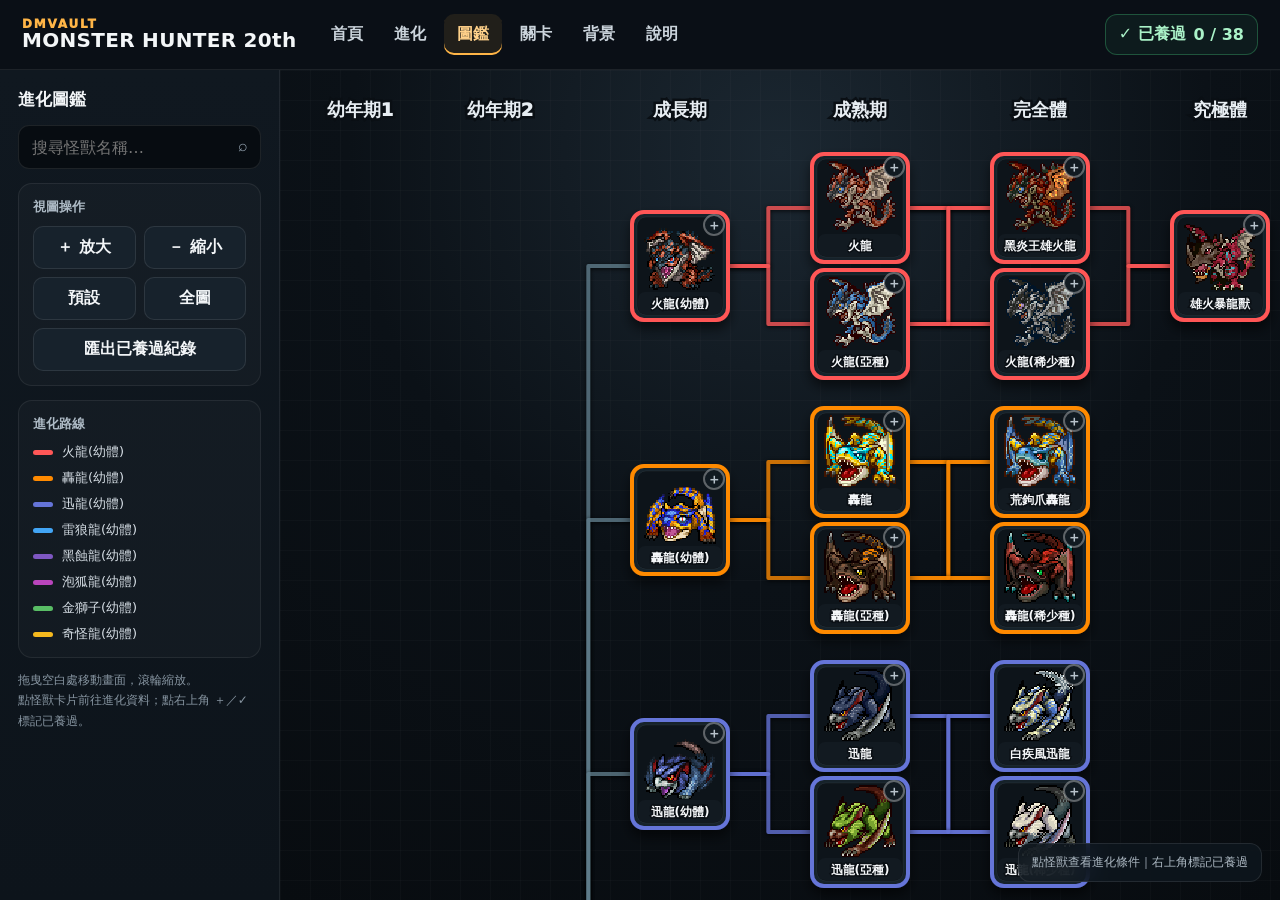
<file: evolution/dex/index.html>
<!doctype html>
<html lang="zh-Hant" data-dmvault-root="../../">
<head>
<meta charset="utf-8">
<meta name="viewport" content="width=device-width,initial-scale=1,viewport-fit=cover">
<title>DMVault MH20th｜進化圖鑑</title>
<style>
:root{--bg:#090d12;--panel:#111820;--panel2:#17212b;--line:#263542;--text:#f3f6f8;--muted:#9ba9b6;--accent:#ffb547;--green:#43c77b;--red:#ff6068;--shadow:0 18px 45px #0008}*{box-sizing:border-box}html,body{width:100%;height:100%;margin:0;overflow:hidden;font-family:"Microsoft JhengHei",system-ui,sans-serif;background:var(--bg);color:var(--text)}button,input{font:inherit}.app-header{height:70px;display:flex;align-items:center;gap:22px;padding:0 22px;background:#0b1117ee;border-bottom:1px solid #ffffff14;backdrop-filter:blur(16px);position:relative;z-index:20}.brand{font-weight:950;line-height:1.05;letter-spacing:.3px;min-width:210px}.brand small{display:block;color:var(--accent);font-size:12px;letter-spacing:1.8px}.brand strong{font-size:20px}.main-nav{display:flex;align-items:center;gap:5px;flex:1}.main-nav a{color:#cbd4dc;text-decoration:none;padding:10px 13px;border-radius:10px;font-weight:800;white-space:nowrap}.main-nav a:hover{background:#ffffff0b;color:#fff}.main-nav a.active{background:#ffb54718;color:#ffd18a;box-shadow:inset 0 -2px var(--accent)}.progress-pill{display:flex;align-items:center;gap:8px;border:1px solid #43c77b55;background:#43c77b12;color:#aaf2c8;border-radius:12px;padding:9px 13px;font-weight:900;white-space:nowrap}.layout{position:absolute;inset:70px 0 0;display:grid;grid-template-columns:280px minmax(0,1fr);gap:0}.sidebar{background:linear-gradient(180deg,#101820,#0d141b);border-right:1px solid #ffffff12;padding:18px;overflow:auto;z-index:10}.sidebar h2{font-size:17px;margin:0 0 14px}.search-wrap{position:relative}.search-wrap input{width:100%;height:44px;border:1px solid #ffffff18;background:#070c11;color:#fff;border-radius:11px;padding:0 42px 0 13px;outline:none}.search-wrap input:focus{border-color:#ffb54799;box-shadow:0 0 0 3px #ffb54718}.search-icon{position:absolute;right:13px;top:11px;color:#93a2af}.side-card{margin-top:14px;border:1px solid #ffffff12;background:#ffffff06;border-radius:14px;padding:14px}.side-card-title{font-size:13px;color:#aebbc6;font-weight:900;margin-bottom:10px}.control-grid{display:grid;grid-template-columns:1fr 1fr;gap:8px}.control-grid button,.wide-btn{border:1px solid #ffffff18;background:#17222c;color:#f3f6f8;border-radius:10px;padding:10px;cursor:pointer;font-weight:900}.control-grid button:hover,.wide-btn:hover{border-color:#ffb54788;background:#202d38}.wide-btn{width:100%;margin-top:8px}.legend-grid{display:grid;gap:8px;font-size:13px}.legend-grid>div{display:flex;align-items:center;color:#d6dee5}.swatch{display:inline-block;width:20px;height:5px;border-radius:5px;margin-right:9px}.help{color:#8795a1;font-size:12px;line-height:1.7;margin-top:12px}.graph-shell{position:relative;min-width:0;background:radial-gradient(circle at 50% 10%,#1b2731 0,#0b1117 48%,#080c10 100%)}#viewport{position:absolute;inset:0;overflow:hidden;cursor:grab;background-image:linear-gradient(#ffffff05 1px,transparent 1px),linear-gradient(90deg,#ffffff05 1px,transparent 1px);background-size:30px 30px}#viewport.dragging{cursor:grabbing}#scene{position:absolute;transform-origin:0 0}svg{display:block;background:transparent}.edge{fill:none;stroke-width:4;stroke-linecap:round;stroke-linejoin:round;opacity:.78;filter:drop-shadow(0 1px 2px #000)}.node{cursor:pointer;outline:none}.node-bg{fill:#18222b;stroke-width:4;filter:url(#shadow);transition:.18s}.node-inner{fill:#0d141a;stroke:#ffffff0d}.node-name-bg{fill:#121a21}.node-img{image-rendering:pixelated;pointer-events:none}.node-name{font-size:12px;font-weight:900;text-anchor:middle;fill:#f6f8fa;paint-order:stroke;stroke:#0b1015;stroke-width:3px}.node:hover .node-bg,.node:focus .node-bg{stroke:#fff!important;filter:drop-shadow(0 0 10px #ffffff55)}.node:hover{transform-box:fill-box;transform-origin:center}.node-bg.owned{stroke:var(--green)!important;fill:#163326}.check{fill:var(--green);stroke:#dffff0;stroke-width:2;cursor:pointer}.check-text{fill:#fff;font-size:15px;font-weight:950;text-anchor:middle;dominant-baseline:central;cursor:pointer}.owned-toggle{fill:#111a21;stroke:#ffffff55;stroke-width:2;cursor:pointer}.owned-toggle-text{fill:#b7c2cb;font-size:14px;font-weight:950;text-anchor:middle;dominant-baseline:central;cursor:pointer}.stage-label{font-size:18px;font-weight:950;fill:#e7edf2;text-anchor:middle;paint-order:stroke;stroke:#0a0f14;stroke-width:5px}.node.focused .node-bg{stroke:var(--accent)!important;filter:drop-shadow(0 0 14px #ffb547)}.floating-tip{position:absolute;right:18px;bottom:18px;background:#0e171fcc;border:1px solid #ffffff18;border-radius:12px;padding:10px 13px;color:#aebac4;font-size:12px;backdrop-filter:blur(10px);pointer-events:none}@media(max-width:900px){.app-header{height:auto;min-height:64px;padding:10px 12px;gap:10px;flex-wrap:wrap}.brand{min-width:auto}.brand strong{font-size:17px}.main-nav{order:3;width:100%;overflow:auto}.main-nav a{padding:8px 10px;font-size:14px}.progress-pill{margin-left:auto}.layout{top:112px;grid-template-columns:1fr}.sidebar{position:absolute;left:10px;top:10px;width:min(260px,calc(100% - 20px));max-height:calc(100% - 20px);border:1px solid #ffffff18;border-radius:14px;box-shadow:var(--shadow);transform:translateX(calc(-100% - 20px));transition:.2s}.sidebar.open{transform:none}.mobile-tools{display:block!important}.floating-tip{display:none}}.mobile-tools{display:none;position:absolute;left:12px;top:12px;z-index:12;border:1px solid #ffffff24;background:#111a22;color:#fff;border-radius:10px;padding:9px 12px;font-weight:900}
</style>

<link rel="manifest" href="../../manifest.webmanifest">
<link rel="apple-touch-icon" href="../../icons/apple-touch-icon.png">
<meta name="apple-mobile-web-app-capable" content="yes">
<meta name="apple-mobile-web-app-status-bar-style" content="black-translucent">
<meta name="apple-mobile-web-app-title" content="MH20th">
<meta name="application-name" content="DMVault MH20th">
<meta name="theme-color" content="#101820">
<link rel="stylesheet" href="../../pwa/dmvault-pwa.css">
<script src="../../pwa/project-config.js"></script>
<script defer src="../../pwa/dmvault-pwa.js"></script>
</head>
<body>
<header class="app-header">
  <div class="brand"><small>DMVAULT</small><strong>MONSTER HUNTER 20th</strong></div>
  <nav class="main-nav"><a href="../../index.html">首頁</a><a href="../index.html">進化</a><a class="active" href="./index.html">圖鑑</a><a href="../../stage.html">關卡</a><a href="../../background.html">背景</a><a href="../../guide.html">說明</a></nav>
  <span id="ownedProgress" class="progress-pill">✓ 已養過 <b>0 / 0</b></span>
</header>
<div class="layout">
  <aside id="sidebar" class="sidebar">
    <h2>進化圖鑑</h2>
    <div class="search-wrap"><input id="search" placeholder="搜尋怪獸名稱…"><span class="search-icon">⌕</span></div>
    <div class="side-card"><div class="side-card-title">視圖操作</div><div class="control-grid"><button onclick="zoomBy(1.18)">＋ 放大</button><button onclick="zoomBy(.84)">－ 縮小</button><button onclick="defaultView()">預設</button><button onclick="fitScene()">全圖</button></div><button class="wide-btn" onclick="exportOwned()">匯出已養過紀錄</button></div>
    <div class="side-card"><div class="side-card-title">進化路線</div><div id="legend" class="legend-grid"></div></div>
    <div class="help">拖曳空白處移動畫面，滾輪縮放。<br>點怪獸卡片前往進化資料；點右上角 ＋／✓ 標記已養過。</div>
  </aside>
  <main class="graph-shell"><button class="mobile-tools" onclick="sidebar.classList.toggle('open')">☰ 圖鑑工具</button><div id="viewport"><div id="scene"><svg id="svg" width="1320" height="1900" viewBox="0 0 1320 1900"><defs><filter id="shadow" x="-40%" y="-40%" width="180%" height="180%"><feDropShadow dx="0" dy="7" stdDeviation="6" flood-opacity=".55"/></filter></defs><g id="labels"></g><g id="edges"></g><g id="nodes"></g></svg></div></div><div class="floating-tip">點怪獸查看進化條件｜右上角標記已養過</div></main>
</div>
<script>const D={"monsters": {"egg": {"id": "egg", "zh": "蛋", "en": "Egg", "ja": "タマゴ", "stage": "幼年期1", "image": "assets/monsters/egg.png", "attack": "assets/attacks/egg.png", "sprite_index": 200, "attack_index": 15, "image_left": "assets/monsters/egg_left.png", "stats": {"編號": "1", "體力": "0", "戰鬥": "X", "強度": "0", "飢餓倒數": "-", "力量倒數": "-", "大便倒數": "-", "入睡時間": "-", "起床時間": "-"}, "image_data": "[data-uri]"}, "rathalos_young": {"id": "rathalos_young", "zh": "火龍(幼體)", "en": "Rathalos Juvenile", "ja": "リオレウス(ヨウタイ)", "stage": "成長期", "image": "assets/monsters/rathalos_young.png", "attack": "assets/attacks/rathalos_young.png", "sprite_index": 232, "attack_index": 2, "stats": {"編號": "2", "體力": "-", "戰鬥": "O", "強度": "-", "飢餓倒數": "-", "力量倒數": "-", "大便倒數": "120", "入睡時間": "-", "起床時間": "08:00"}, "image_data": "[data-uri]"}, "tigrex_young": {"id": "tigrex_young", "zh": "轟龍(幼體)", "en": "Tigrex Juvenile", "ja": "ティガレックス(ヨウタイ)", "stage": "成長期", "image": "assets/monsters/tigrex_young.png", "attack": "assets/attacks/tigrex_young.png", "sprite_index": 248, "attack_index": 15, "stats": {"編號": "3", "體力": "-", "戰鬥": "O", "強度": "-", "飢餓倒數": "-", "力量倒數": "-", "大便倒數": "120", "入睡時間": "-", "起床時間": "08:00"}, "image_data": "[data-uri]"}, "nargacuga_young": {"id": "nargacuga_young", "zh": "迅龍(幼體)", "en": "Nargacuga Juvenile", "ja": "ナルガクルガ(ヨウタイ)", "stage": "成長期", "image": "assets/monsters/nargacuga_young.png", "attack": "assets/attacks/nargacuga_young.png", "sprite_index": 264, "attack_index": 33, "stats": {"編號": "4", "體力": "-", "戰鬥": "O", "強度": "-", "飢餓倒數": "-", "力量倒數": "-", "大便倒數": "120", "入睡時間": "-", "起床時間": "08:00"}, "image_data": "[data-uri]"}, "zinogre_young": {"id": "zinogre_young", "zh": "雷狼龍(幼體)", "en": "Zinogre Juvenile", "ja": "ジンオウガ(ヨウタイ)", "stage": "成長期", "image": "assets/monsters/zinogre_young.png", "attack": "assets/attacks/zinogre_young.png", "sprite_index": 280, "attack_index": 58, "stats": {"編號": "5", "體力": "-", "戰鬥": "O", "強度": "-", "飢餓倒數": "-", "力量倒數": "-", "大便倒數": "120", "入睡時間": "-", "起床時間": "08:00"}, "image_data": "[data-uri]"}, "gore_young": {"id": "gore_young", "zh": "黑蝕龍(幼體)", "en": "Gore Magala Juvenile", "ja": "ゴア・マガラ(ヨウタイ)", "stage": "成長期", "image": "assets/monsters/gore_young.png", "attack": "assets/attacks/gore_young.png", "sprite_index": 296, "attack_index": 14, "stats": {"編號": "6", "體力": "-", "戰鬥": "O", "強度": "-", "飢餓倒數": "-", "力量倒數": "-", "大便倒數": "120", "入睡時間": "-", "起床時間": "08:00"}, "image_data": "[data-uri]"}, "mizutsune_young": {"id": "mizutsune_young", "zh": "泡狐龍(幼體)", "en": "Mizutsune Juvenile", "ja": "タマミツネ(ヨウタイ)", "stage": "成長期", "image": "assets/monsters/mizutsune_young.png", "attack": "assets/attacks/mizutsune_young.png", "sprite_index": 312, "attack_index": 67, "stats": {"編號": "7", "體力": "-", "戰鬥": "O", "強度": "-", "飢餓倒數": "-", "力量倒數": "-", "大便倒數": "120", "入睡時間": "-", "起床時間": "08:00"}, "image_data": "[data-uri]"}, "rajang_young": {"id": "rajang_young", "zh": "金獅子(幼體)", "en": "Rajang Juvenile", "ja": "ラージャン(ヨウタイ)", "stage": "成長期", "image": "assets/monsters/rajang_young.png", "attack": "assets/attacks/rajang_young.png", "sprite_index": 328, "attack_index": 22, "stats": {"編號": "8", "體力": "-", "戰鬥": "O", "強度": "-", "飢餓倒數": "-", "力量倒數": "-", "大便倒數": "120", "入睡時間": "-", "起床時間": "08:00"}, "image_data": "[data-uri]"}, "khezu_young": {"id": "khezu_young", "zh": "奇怪龍(幼體)", "en": "Khezu Juvenile", "ja": "フルフル(ヨウタイ)", "stage": "成長期", "image": "assets/monsters/khezu_young.png", "attack": "assets/attacks/khezu_young.png", "sprite_index": 344, "attack_index": 5, "stats": {"編號": "9", "體力": "-", "戰鬥": "O", "強度": "-", "飢餓倒數": "-", "力量倒數": "-", "大便倒數": "120", "入睡時間": "-", "起床時間": "08:00"}, "image_data": "[data-uri]"}, "rathalos": {"id": "rathalos", "zh": "火龍", "en": "Rathalos", "ja": "リオレウス", "stage": "成熟期", "image": "assets/monsters/rathalos.png", "attack": "assets/attacks/rathalos.png", "sprite_index": 360, "attack_index": 2, "stats": {"編號": "10", "體力": "-", "戰鬥": "O", "強度": "-", "飢餓倒數": "-", "力量倒數": "-", "大便倒數": "120", "入睡時間": "-", "起床時間": "08:00"}, "image_data": "[data-uri]"}, "azure_rathalos": {"id": "azure_rathalos", "zh": "火龍(亞種)", "en": "Azure Rathalos", "ja": "リオレウス亜種", "stage": "成熟期", "image": "assets/monsters/azure_rathalos.png", "attack": "assets/attacks/azure_rathalos.png", "sprite_index": 376, "attack_index": 2, "stats": {"編號": "11", "體力": "-", "戰鬥": "O", "強度": "-", "飢餓倒數": "-", "力量倒數": "-", "大便倒數": "120", "入睡時間": "-", "起床時間": "08:00"}, "image_data": "[data-uri]"}, "tigrex": {"id": "tigrex", "zh": "轟龍", "en": "Tigrex", "ja": "ティガレックス", "stage": "成熟期", "image": "assets/monsters/tigrex.png", "attack": "assets/attacks/tigrex.png", "sprite_index": 392, "attack_index": 59, "stats": {"編號": "12", "體力": "-", "戰鬥": "O", "強度": "-", "飢餓倒數": "-", "力量倒數": "-", "大便倒數": "120", "入睡時間": "-", "起床時間": "08:00"}, "image_data": "[data-uri]"}, "brute_tigrex": {"id": "brute_tigrex", "zh": "轟龍(亞種)", "en": "Brute Tigrex", "ja": "ティガレックス亜種", "stage": "成熟期", "image": "assets/monsters/brute_tigrex.png", "attack": "assets/attacks/brute_tigrex.png", "sprite_index": 408, "attack_index": 59, "stats": {"編號": "13", "體力": "-", "戰鬥": "O", "強度": "-", "飢餓倒數": "-", "力量倒數": "-", "大便倒數": "120", "入睡時間": "-", "起床時間": "08:00"}, "image_data": "[data-uri]"}, "zinogre": {"id": "zinogre", "zh": "雷狼龍", "en": "Zinogre", "ja": "ジンオウガ", "stage": "成熟期", "image": "assets/monsters/zinogre.png", "attack": "assets/attacks/zinogre.png", "sprite_index": 424, "attack_index": 58, "stats": {"編號": "14", "體力": "-", "戰鬥": "O", "強度": "-", "飢餓倒數": "-", "力量倒數": "-", "大便倒數": "120", "入睡時間": "-", "起床時間": "08:00"}, "image_data": "[data-uri]"}, "stygian_zinogre": {"id": "stygian_zinogre", "zh": "雷狼龍(亞種)", "en": "Stygian Zinogre", "ja": "ジンオウガ亜種", "stage": "成熟期", "image": "assets/monsters/stygian_zinogre.png", "attack": "assets/attacks/stygian_zinogre.png", "sprite_index": 440, "attack_index": 82, "stats": {"編號": "15", "體力": "-", "戰鬥": "O", "強度": "-", "飢餓倒數": "-", "力量倒數": "-", "大便倒數": "120", "入睡時間": "-", "起床時間": "08:00"}, "image_data": "[data-uri]"}, "nargacuga": {"id": "nargacuga", "zh": "迅龍", "en": "Nargacuga", "ja": "ナルガクルガ", "stage": "成熟期", "image": "assets/monsters/nargacuga.png", "attack": "assets/attacks/nargacuga.png", "sprite_index": 456, "attack_index": 33, "stats": {"編號": "16", "體力": "-", "戰鬥": "O", "強度": "-", "飢餓倒數": "-", "力量倒數": "-", "大便倒數": "120", "入睡時間": "-", "起床時間": "08:00"}, "image_data": "[data-uri]"}, "green_nargacuga": {"id": "green_nargacuga", "zh": "迅龍(亞種)", "en": "Green Nargacuga", "ja": "ナルガクルガ亜種", "stage": "成熟期", "image": "assets/monsters/green_nargacuga.png", "attack": "assets/attacks/green_nargacuga.png", "sprite_index": 472, "attack_index": 88, "stats": {"編號": "17", "體力": "-", "戰鬥": "O", "強度": "-", "飢餓倒數": "-", "力量倒數": "-", "大便倒數": "120", "入睡時間": "-", "起床時間": "08:00"}, "image_data": "[data-uri]"}, "gore_magala": {"id": "gore_magala", "zh": "黑蝕龍", "en": "Gore Magala", "ja": "ゴア・マガラ", "stage": "成熟期", "image": "assets/monsters/gore_magala.png", "attack": "assets/attacks/gore_magala.png", "sprite_index": 488, "attack_index": 14, "stats": {"編號": "18", "體力": "-", "戰鬥": "O", "強度": "-", "飢餓倒數": "-", "力量倒數": "-", "大便倒數": "120", "入睡時間": "-", "起床時間": "08:00"}, "image_data": "[data-uri]"}, "mizutsune": {"id": "mizutsune", "zh": "泡狐龍", "en": "Mizutsune", "ja": "タマミツネ", "stage": "成熟期", "image": "assets/monsters/mizutsune.png", "attack": "assets/attacks/mizutsune.png", "sprite_index": 504, "attack_index": 67, "stats": {"編號": "19", "體力": "-", "戰鬥": "O", "強度": "-", "飢餓倒數": "-", "力量倒數": "-", "大便倒數": "120", "入睡時間": "-", "起床時間": "08:00"}, "image_data": "[data-uri]"}, "rajang": {"id": "rajang", "zh": "金獅子", "en": "Rajang", "ja": "ラージャン", "stage": "成熟期", "image": "assets/monsters/rajang.png", "attack": "assets/attacks/rajang.png", "sprite_index": 520, "attack_index": 22, "stats": {"編號": "20", "體力": "-", "戰鬥": "O", "強度": "-", "飢餓倒數": "-", "力量倒數": "-", "大便倒數": "120", "入睡時間": "-", "起床時間": "08:00"}, "image_data": "[data-uri]"}, "khezu": {"id": "khezu", "zh": "奇怪龍", "en": "Khezu", "ja": "フルフル", "stage": "成熟期", "image": "assets/monsters/khezu.png", "attack": "assets/attacks/khezu.png", "sprite_index": 536, "attack_index": 5, "stats": {"編號": "21", "體力": "-", "戰鬥": "O", "強度": "-", "飢餓倒數": "-", "力量倒數": "-", "大便倒數": "120", "入睡時間": "-", "起床時間": "08:00"}, "image_data": "[data-uri]"}, "red_khezu": {"id": "red_khezu", "zh": "奇怪龍(亞種)", "en": "Red Khezu", "ja": "フルフル亜種", "stage": "成熟期", "image": "assets/monsters/red_khezu.png", "attack": "assets/attacks/red_khezu.png", "sprite_index": 552, "attack_index": 5, "stats": {"編號": "22", "體力": "-", "戰鬥": "O", "強度": "-", "飢餓倒數": "-", "力量倒數": "-", "大便倒數": "120", "入睡時間": "-", "起床時間": "08:00"}, "image_data": "[data-uri]"}, "dreadking_rathalos": {"id": "dreadking_rathalos", "zh": "黑炎王雄火龍", "en": "Dreadking Rathalos", "ja": "黒炎王リオレウス", "stage": "完全體", "image": "assets/monsters/dreadking_rathalos.png", "attack": "assets/attacks/dreadking_rathalos.png", "sprite_index": 568, "attack_index": 17, "stats": {"編號": "23", "體力": "-", "戰鬥": "O", "強度": "-", "飢餓倒數": "-", "力量倒數": "-", "大便倒數": "120", "入睡時間": "-", "起床時間": "08:00"}, "image_data": "[data-uri]"}, "silver_rathalos": {"id": "silver_rathalos", "zh": "火龍(稀少種)", "en": "Silver Rathalos", "ja": "リオレウス希少種", "stage": "完全體", "image": "assets/monsters/silver_rathalos.png", "attack": "assets/attacks/silver_rathalos.png", "sprite_index": 584, "attack_index": 4, "stats": {"編號": "24", "體力": "-", "戰鬥": "O", "強度": "-", "飢餓倒數": "-", "力量倒數": "-", "大便倒數": "120", "入睡時間": "-", "起床時間": "08:00"}, "image_data": "[data-uri]"}, "grimclaw_tigrex": {"id": "grimclaw_tigrex", "zh": "荒鉤爪轟龍", "en": "Grimclaw Tigrex", "ja": "荒鉤爪ティガレックス", "stage": "完全體", "image": "assets/monsters/grimclaw_tigrex.png", "attack": "assets/attacks/grimclaw_tigrex.png", "sprite_index": 600, "attack_index": 59, "stats": {"編號": "25", "體力": "-", "戰鬥": "O", "強度": "-", "飢餓倒數": "-", "力量倒數": "-", "大便倒數": "120", "入睡時間": "-", "起床時間": "08:00"}, "image_data": "[data-uri]"}, "molten_tigrex": {"id": "molten_tigrex", "zh": "轟龍(稀少種)", "en": "Molten Tigrex", "ja": "ティガレックス希少種", "stage": "完全體", "image": "assets/monsters/molten_tigrex.png", "attack": "assets/attacks/molten_tigrex.png", "sprite_index": 616, "attack_index": 59, "stats": {"編號": "26", "體力": "-", "戰鬥": "O", "強度": "-", "飢餓倒數": "-", "力量倒數": "-", "大便倒數": "120", "入睡時間": "-", "起床時間": "08:00"}, "image_data": "[data-uri]"}, "silverwind_nargacuga": {"id": "silverwind_nargacuga", "zh": "白疾風迅龍", "en": "Silverwind Nargacuga", "ja": "白疾風ナルガクルガ", "stage": "完全體", "image": "assets/monsters/silverwind_nargacuga.png", "attack": "assets/attacks/silverwind_nargacuga.png", "sprite_index": 632, "attack_index": 33, "stats": {"編號": "27", "體力": "-", "戰鬥": "O", "強度": "-", "飢餓倒數": "-", "力量倒數": "-", "大便倒數": "120", "入睡時間": "-", "起床時間": "08:00"}, "image_data": "[data-uri]"}, "lucent_nargacuga": {"id": "lucent_nargacuga", "zh": "迅龍(稀少種)", "en": "Lucent Nargacuga", "ja": "ナルガクルガ希少種", "stage": "完全體", "image": "assets/monsters/lucent_nargacuga.png", "attack": "assets/attacks/lucent_nargacuga.png", "sprite_index": 648, "attack_index": 86, "stats": {"編號": "28", "體力": "-", "戰鬥": "O", "強度": "-", "飢餓倒數": "-", "力量倒數": "-", "大便倒數": "120", "入睡時間": "-", "起床時間": "08:00"}, "image_data": "[data-uri]"}, "thunderlord_zinogre": {"id": "thunderlord_zinogre", "zh": "金雷公雷狼龍", "en": "Thunderlord Zinogre", "ja": "金雷公ジンオウガ", "stage": "完全體", "image": "assets/monsters/thunderlord_zinogre.png", "attack": "assets/attacks/thunderlord_zinogre.png", "sprite_index": 664, "attack_index": 74, "stats": {"編號": "29", "體力": "-", "戰鬥": "O", "強度": "-", "飢餓倒數": "-", "力量倒數": "-", "大便倒數": "120", "入睡時間": "-", "起床時間": "08:00"}, "image_data": "[data-uri]"}, "shagaru_magala": {"id": "shagaru_magala", "zh": "天迴龍", "en": "Shagaru Magala", "ja": "シャガルマガラ", "stage": "完全體", "image": "assets/monsters/shagaru_magala.png", "attack": "assets/attacks/shagaru_magala.png", "sprite_index": 685, "attack_index": 37, "stats": {"編號": "30", "體力": "-", "戰鬥": "O", "強度": "-", "飢餓倒數": "-", "力量倒數": "-", "大便倒數": "120", "入睡時間": "-", "起床時間": "08:00"}, "image_data": "[data-uri]"}, "chaotic_gore_magala": {"id": "chaotic_gore_magala", "zh": "混沌黑蝕龍", "en": "Chaotic Gore Magala", "ja": "混沌に呻くゴア・マガラ", "stage": "完全體", "image": "assets/monsters/chaotic_gore_magala.png", "attack": "assets/attacks/chaotic_gore_magala.png", "sprite_index": 701, "attack_index": 14, "stats": {"編號": "31", "體力": "-", "戰鬥": "O", "強度": "-", "飢餓倒數": "-", "力量倒數": "-", "大便倒數": "120", "入睡時間": "-", "起床時間": "08:00"}, "image_data": "[data-uri]"}, "apex_mizutsune": {"id": "apex_mizutsune", "zh": "首領泡狐龍", "en": "Apex Mizutsune", "ja": "ヌシ・タマミツネ", "stage": "完全體", "image": "assets/monsters/apex_mizutsune.png", "attack": "assets/attacks/apex_mizutsune.png", "sprite_index": 722, "attack_index": 69, "stats": {"編號": "32", "體力": "-", "戰鬥": "O", "強度": "-", "飢餓倒數": "-", "力量倒數": "-", "大便倒數": "120", "入睡時間": "-", "起床時間": "08:00"}, "image_data": "[data-uri]"}, "violet_mizutsune": {"id": "violet_mizutsune", "zh": "泡狐龍(稀少種)", "en": "Violet Mizutsune", "ja": "タマミツネ希少種", "stage": "完全體", "image": "assets/monsters/violet_mizutsune.png", "attack": "assets/attacks/violet_mizutsune.png", "sprite_index": 738, "attack_index": 67, "stats": {"編號": "33", "體力": "-", "戰鬥": "O", "強度": "-", "飢餓倒數": "-", "力量倒數": "-", "大便倒數": "120", "入睡時間": "-", "起床時間": "08:00"}, "image_data": "[data-uri]"}, "soulseer_mizutsune": {"id": "soulseer_mizutsune", "zh": "天眼泡狐龍", "en": "Soulseer Mizutsune", "ja": "天眼タマミツネ", "stage": "完全體", "image": "assets/monsters/soulseer_mizutsune.png", "attack": "assets/attacks/soulseer_mizutsune.png", "sprite_index": 754, "attack_index": 69, "stats": {"編號": "34", "體力": "-", "戰鬥": "O", "強度": "-", "飢餓倒數": "-", "力量倒數": "-", "大便倒數": "120", "入睡時間": "-", "起床時間": "08:00"}, "image_data": "[data-uri]"}, "furious_rajang": {"id": "furious_rajang", "zh": "激昂金獅子", "en": "Furious Rajang", "ja": "激昂したラージャン", "stage": "完全體", "image": "assets/monsters/furious_rajang.png", "attack": "assets/attacks/furious_rajang.png", "sprite_index": 775, "attack_index": 35, "stats": {"編號": "35", "體力": "-", "戰鬥": "O", "強度": "-", "飢餓倒數": "-", "力量倒數": "-", "大便倒數": "120", "入睡時間": "-", "起床時間": "08:00"}, "image_data": "[data-uri]"}, "rathalos_greymon": {"id": "rathalos_greymon", "zh": "雄火暴龍獸", "en": "Rathalos Greymon", "ja": "レウスグレイモン", "stage": "究極體", "image": "assets/monsters/rathalos_greymon.png", "attack": "assets/attacks/rathalos_greymon.png", "sprite_index": 791, "attack_index": 2, "stats": {"編號": "36", "體力": "-", "戰鬥": "O", "強度": "-", "飢餓倒數": "-", "力量倒數": "-", "大便倒數": "120", "入睡時間": "-", "起床時間": "08:00"}, "image_data": "[data-uri]"}, "zinogre_garurumon": {"id": "zinogre_garurumon", "zh": "雷狼加魯魯獸", "en": "Zinogre Garurumon", "ja": "ジンオウガルルモン", "stage": "究極體", "image": "assets/monsters/zinogre_garurumon.png", "attack": "assets/attacks/zinogre_garurumon.png", "sprite_index": 807, "attack_index": 58, "stats": {"編號": "37", "體力": "-", "戰鬥": "O", "強度": "-", "飢餓倒數": "-", "力量倒數": "-", "大便倒數": "120", "入睡時間": "-", "起床時間": "08:00"}, "image_data": "[data-uri]"}}, "edges": [{"a": "egg", "b": "rathalos_young", "color": "#ff5757"}, {"a": "egg", "b": "tigrex_young", "color": "#ff8a00"}, {"a": "egg", "b": "nargacuga_young", "color": "#6574d8"}, {"a": "egg", "b": "rajang_young", "color": "#59bd65"}, {"a": "egg", "b": "zinogre_young", "color": "#42a5f5"}, {"a": "egg", "b": "gore_young", "color": "#7e57c2"}, {"a": "egg", "b": "mizutsune_young", "color": "#ba45bd"}, {"a": "egg", "b": "khezu_young", "color": "#f5b91e"}, {"a": "rathalos_young", "b": "rathalos", "color": "#ff5757"}, {"a": "rathalos_young", "b": "azure_rathalos", "color": "#ff5757"}, {"a": "tigrex_young", "b": "tigrex", "color": "#ff8a00"}, {"a": "tigrex_young", "b": "brute_tigrex", "color": "#ff8a00"}, {"a": "nargacuga_young", "b": "nargacuga", "color": "#6574d8"}, {"a": "nargacuga_young", "b": "green_nargacuga", "color": "#6574d8"}, {"a": "zinogre_young", "b": "zinogre", "color": "#42a5f5"}, {"a": "zinogre_young", "b": "stygian_zinogre", "color": "#42a5f5"}, {"a": "gore_young", "b": "gore_magala", "color": "#7e57c2"}, {"a": "mizutsune_young", "b": "mizutsune", "color": "#ba45bd"}, {"a": "rajang_young", "b": "rajang", "color": "#59bd65"}, {"a": "khezu_young", "b": "khezu", "color": "#f5b91e"}, {"a": "khezu_young", "b": "red_khezu", "color": "#f5b91e"}, {"a": "rathalos", "b": "dreadking_rathalos", "color": "#ff5757"}, {"a": "rathalos", "b": "silver_rathalos", "color": "#ff5757"}, {"a": "azure_rathalos", "b": "dreadking_rathalos", "color": "#ff5757"}, {"a": "azure_rathalos", "b": "silver_rathalos", "color": "#ff5757"}, {"a": "tigrex", "b": "grimclaw_tigrex", "color": "#ff8a00"}, {"a": "tigrex", "b": "molten_tigrex", "color": "#ff8a00"}, {"a": "brute_tigrex", "b": "grimclaw_tigrex", "color": "#ff8a00"}, {"a": "brute_tigrex", "b": "molten_tigrex", "color": "#ff8a00"}, {"a": "zinogre", "b": "thunderlord_zinogre", "color": "#42a5f5"}, {"a": "stygian_zinogre", "b": "thunderlord_zinogre", "color": "#42a5f5"}, {"a": "nargacuga", "b": "silverwind_nargacuga", "color": "#6574d8"}, {"a": "nargacuga", "b": "lucent_nargacuga", "color": "#6574d8"}, {"a": "green_nargacuga", "b": "silverwind_nargacuga", "color": "#6574d8"}, {"a": "green_nargacuga", "b": "lucent_nargacuga", "color": "#6574d8"}, {"a": "gore_magala", "b": "shagaru_magala", "color": "#7e57c2"}, {"a": "gore_magala", "b": "chaotic_gore_magala", "color": "#7e57c2"}, {"a": "mizutsune", "b": "soulseer_mizutsune", "color": "#ba45bd"}, {"a": "mizutsune", "b": "violet_mizutsune", "color": "#ba45bd"}, {"a": "mizutsune", "b": "apex_mizutsune", "color": "#ba45bd"}, {"a": "rajang", "b": "furious_rajang", "color": "#59bd65"}, {"a": "dreadking_rathalos", "b": "rathalos_greymon", "color": "#ff5757"}, {"a": "silver_rathalos", "b": "rathalos_greymon", "color": "#ff5757"}, {"a": "thunderlord_zinogre", "b": "zinogre_garurumon", "color": "#42a5f5"}], "positions": {"rathalos_young": [330, 203], "rathalos": [650, 130], "azure_rathalos": [650, 276], "dreadking_rathalos": [970, 130], "silver_rathalos": [970, 276], "rathalos_greymon": [1290, 203], "tigrex_young": [330, 583], "tigrex": [650, 510], "brute_tigrex": [650, 656], "grimclaw_tigrex": [970, 510], "molten_tigrex": [970, 656], "nargacuga_young": [330, 963], "nargacuga": [650, 890], "green_nargacuga": [650, 1036], "silverwind_nargacuga": [970, 890], "lucent_nargacuga": [970, 1036], "zinogre_young": [330, 1343], "zinogre": [650, 1270], "stygian_zinogre": [650, 1416], "thunderlord_zinogre": [970, 1343], "zinogre_garurumon": [1290, 1343], "gore_young": [330, 1723], "gore_magala": [650, 1723], "shagaru_magala": [970, 1650], "chaotic_gore_magala": [970, 1796], "mizutsune_young": [330, 2176], "mizutsune": [650, 2176], "apex_mizutsune": [970, 2030], "violet_mizutsune": [970, 2176], "soulseer_mizutsune": [970, 2322], "rajang_young": [330, 2556], "rajang": [650, 2556], "furious_rajang": [970, 2556], "khezu_young": [330, 2863], "khezu": [650, 2790], "red_khezu": [650, 2936], "egg": [70, 1548]}, "families": [{"id": "rathalos_young", "color": "#ff5757", "name": "火龍(幼體)"}, {"id": "tigrex_young", "color": "#ff8a00", "name": "轟龍(幼體)"}, {"id": "nargacuga_young", "color": "#6574d8", "name": "迅龍(幼體)"}, {"id": "zinogre_young", "color": "#42a5f5", "name": "雷狼龍(幼體)"}, {"id": "gore_young", "color": "#7e57c2", "name": "黑蝕龍(幼體)"}, {"id": "mizutsune_young", "color": "#ba45bd", "name": "泡狐龍(幼體)"}, {"id": "rajang_young", "color": "#59bd65", "name": "金獅子(幼體)"}, {"id": "khezu_young", "color": "#f5b91e", "name": "奇怪龍(幼體)"}], "height": 3270};
(()=>{
  const trunkColor='#607d8b';
  const stageColumns={
    '幼年期1':70,
    '幼年期2':210,
    '成長期':390,
    '成熟期':570,
    '完全體':750,
    '究極體':930
  };
  const stageOrder=['成長期','成熟期','完全體','究極體'];
  const nodeHeight=108;
  const rowStep=116;
  const familyGap=30;
  const top=72;

  // 兩顆蛋是同一路線的兩個幼年階段。
  D.monsters.egg_stage1={...D.monsters.egg,id:'egg_stage1',zh:'幼年期1',image_data:'[data-uri]',image:'[data-uri]',image_left:'[data-uri]'};
  D.monsters.egg={...D.monsters.egg,stage:'幼年期2',zh:'幼年期2'};

  // 從第二顆蛋孵出各種幼體以前，全部使用同一條灰色主幹。
  D.edges=D.edges.filter(e=>e.a!=='egg_stage1');
  D.edges.forEach(e=>{if(e.a==='egg')e.color=trunkColor});
  D.edges.unshift({a:'egg_stage1',b:'egg',color:trunkColor});

  const children=new Map();
  const parents=new Map();
  D.edges.forEach(e=>{
    if(!children.has(e.a))children.set(e.a,[]);
    if(!children.get(e.a).includes(e.b))children.get(e.a).push(e.b);
    if(!parents.has(e.b))parents.set(e.b,[]);
    if(!parents.get(e.b).includes(e.a))parents.get(e.b).push(e.a);
  });

  // 依原圖的幼體上下順序排列各家族。
  const growthRoots=(children.get('egg')||[]).slice().sort((a,b)=>{
    const ay=D.positions[a]?.[1]??0, by=D.positions[b]?.[1]??0;
    return ay-by;
  });

  const positions={};
  let cursorY=top;

  function descendantsOf(root){
    const seen=new Set([root]);
    const stack=[root];
    while(stack.length){
      const id=stack.pop();
      for(const c of children.get(id)||[]){
        if(!seen.has(c)){seen.add(c);stack.push(c)}
      }
    }
    return seen;
  }

  function stageNodes(family,stage){
    return [...family].filter(id=>D.monsters[id]?.stage===stage).sort((a,b)=>{
      const ay=D.positions[a]?.[1]??0, by=D.positions[b]?.[1]??0;
      return ay-by;
    });
  }

  for(const root of growthRoots){
    const family=descendantsOf(root);
    const layers={};
    stageOrder.forEach(stage=>layers[stage]=stageNodes(family,stage));
    const rows=Math.max(1,...stageOrder.map(stage=>layers[stage].length));
    const blockHeight=(rows-1)*rowStep+nodeHeight;
    const blockCenter=cursorY+blockHeight/2;

    for(const stage of stageOrder){
      const ids=layers[stage];
      const count=ids.length;
      ids.forEach((id,index)=>{
        const offset=(index-(count-1)/2)*rowStep;
        positions[id]=[stageColumns[stage],Math.round(blockCenter-nodeHeight/2+offset)];
      });
    }

    cursorY+=blockHeight+familyGap;
  }

  const contentCenter=Math.round((top+cursorY-familyGap)/2-nodeHeight/2);
  positions.egg_stage1=[stageColumns['幼年期1'],contentCenter];
  positions.egg=[stageColumns['幼年期2'],contentCenter];

  // 沒有被任何已知家族帶到的節點，依階段補到最下方，避免消失。
  Object.entries(D.monsters).forEach(([id,m])=>{
    if(positions[id])return;
    const x=stageColumns[m.stage];
    if(x==null)return;
    positions[id]=[x,cursorY];
    cursorY+=rowStep;
  });

  D.positions=positions;
  D.width=1040;
  D.height=Math.max(900,cursorY+60);

  const svg=document.getElementById('svg');
  svg.setAttribute('width',D.width);
  svg.setAttribute('height',D.height);
  svg.setAttribute('viewBox',`0 0 ${D.width} ${D.height}`);
})(),viewport=document.getElementById('viewport'),scene=document.getElementById('scene');let scale=1,tx=20,ty=20,drag=false,lx=0,ly=0;const K=id=>'dmvault_owned_'+id,O=id=>localStorage.getItem(K(id))==='1';
function pathD(a,b){let A=D.positions[a],B=D.positions[b];if(!A||!B)return'';let x1=A[0]+48,y1=A[1]+54,x2=B[0]-48,y2=B[1]+54,m=x1+Math.max(24,(x2-x1)*.48);return`M${x1},${y1} H${m} V${y2} H${x2}`}
function render(){labels.innerHTML=[['幼年期1',70],['幼年期2',210],['成長期',390],['成熟期',570],['完全體',750],['究極體',930]].map(x=>`<text class="stage-label" x="${x[1]}" y="34">${x[0]}</text>`).join('');edges.innerHTML=D.edges.map(e=>`<path class="edge" d="${pathD(e.a,e.b)}" stroke="${e.color}"/>`).join('');nodes.innerHTML=Object.entries(D.positions).map(([id,p])=>{let m=D.monsters[id];if(!m)return'';let ec=(D.edges.find(e=>e.a===id)||D.edges.find(e=>e.b===id)||{}).color||'#607d8b',own=O(id);return`<g class="node ${own?'is-owned':''}" id="node-${id}" data-search="${(m.zh+' '+(m.en||'')+' '+(m.ja||'')).toLowerCase()}" transform="translate(${p[0]-48},${p[1]})" onclick="openEvolution('${id}')" role="link" tabindex="0"><rect class="node-bg ${own?'owned':''}" width="96" height="108" rx="12" stroke="${ec}"/><rect class="node-inner" x="5" y="5" width="86" height="98" rx="9"/><image class="node-img" href="${m.image_data}" x="8" y="7" width="80" height="72" preserveAspectRatio="xMidYMid meet"/><rect class="node-name-bg" x="6" y="80" width="84" height="22" rx="7"/><text class="node-name" x="48" y="96">${m.zh}</text>${own?'<circle class="check" cx="82" cy="13" r="11" onclick="event.stopPropagation();toggleOwned(\''+id+'\')"/><text class="check-text" x="82" y="13" onclick="event.stopPropagation();toggleOwned(\''+id+'\')">✓</text>':'<circle class="owned-toggle" cx="82" cy="13" r="10" onclick="event.stopPropagation();toggleOwned(\''+id+'\')"/><text class="owned-toggle-text" x="82" y="13" onclick="event.stopPropagation();toggleOwned(\''+id+'\')">＋</text>'}</g>`}).join('');legend.innerHTML=D.families.map(f=>`<div><span class="swatch" style="background:${f.color}"></span>${f.name}</div>`).join('');let total=Object.keys(D.monsters).length,count=Object.keys(D.monsters).filter(O).length,op=document.getElementById('ownedProgress');if(op)op.innerHTML=`✓ 已養過 <b>${count} / ${total}</b>`;applySearch();focusFromHash()}
function setT(){scene.style.transform=`translate(${tx}px,${ty}px) scale(${scale})`}function defaultView(){scale=1;tx=Math.max(10,(viewport.clientWidth-D.width)/2);ty=12;setT()}function fitScene(){let w=viewport.clientWidth,h=viewport.clientHeight;scale=Math.min((w-30)/D.width,(h-30)/D.height);tx=(w-D.width*scale)/2;ty=(h-D.height*scale)/2;setT()}
viewport.onmousedown=e=>{if(e.target.closest('.node'))return;drag=true;viewport.classList.add('dragging');lx=e.clientX;ly=e.clientY};window.onmousemove=e=>{if(!drag)return;tx+=e.clientX-lx;ty+=e.clientY-ly;lx=e.clientX;ly=e.clientY;setT()};window.onmouseup=()=>{drag=false;viewport.classList.remove('dragging')};viewport.addEventListener('wheel',e=>{e.preventDefault();let r=viewport.getBoundingClientRect(),mx=e.clientX-r.left,my=e.clientY-r.top,old=scale;scale=Math.max(.25,Math.min(2.4,scale*(e.deltaY<0?1.1:.9)));tx=mx-(mx-tx)*(scale/old);ty=my-(my-ty)*(scale/old);setT()},{passive:false});
function toggleOwned(id){localStorage.setItem(K(id),O(id)?'0':'1');render()}function exportOwned(){let o={};Object.keys(D.monsters).forEach(id=>{if(O(id))o[K(id)]='1'});let a=document.createElement('a');a.href=URL.createObjectURL(new Blob([JSON.stringify(o,null,2)],{type:'application/json'}));a.download='dmvault_dex_save.json';a.click()}
function openEvolution(id){location.href='../index.html#monster='+encodeURIComponent(id)}
document.addEventListener('keydown',e=>{if((e.key==='Enter'||e.key===' ')&&document.activeElement?.classList?.contains('node')){e.preventDefault();openEvolution(document.activeElement.id.replace('node-',''))}});
function zoomBy(f){let old=scale;scale=Math.max(.25,Math.min(2.4,scale*f));let mx=viewport.clientWidth/2,my=viewport.clientHeight/2;tx=mx-(mx-tx)*(scale/old);ty=my-(my-ty)*(scale/old);setT()}
function applySearch(){let q=search.value.trim().toLowerCase();document.querySelectorAll('.node').forEach(n=>n.style.opacity=!q||n.dataset.search.includes(q)?'1':'.16');if(q){let n=[...document.querySelectorAll('.node')].find(n=>n.dataset.search.includes(q));if(n){let id=n.id.replace('node-',''),p=D.positions[id];scale=Math.max(scale,1);tx=viewport.clientWidth/2-p[0]*scale;ty=viewport.clientHeight/2-p[1]*scale;setT()}}}search.oninput=applySearch;window.onresize=()=>{};
function focusFromHash(){let m=location.hash.match(/monster=([^&]+)/);if(!m)return;let id=decodeURIComponent(m[1]),n=document.getElementById('node-'+id),p=D.positions[id];if(!n||!p)return;document.querySelectorAll('.node.focused').forEach(x=>x.classList.remove('focused'));n.classList.add('focused');scale=Math.max(scale,1);tx=viewport.clientWidth/2-p[0]*scale;ty=viewport.clientHeight/2-p[1]*scale;setT();setTimeout(()=>n.classList.remove('focused'),2200)}
window.addEventListener('hashchange',focusFromHash);window.addEventListener('storage',render);
render();setTimeout(()=>{defaultView();focusFromHash()},60);</script>
</body></html>
</file>
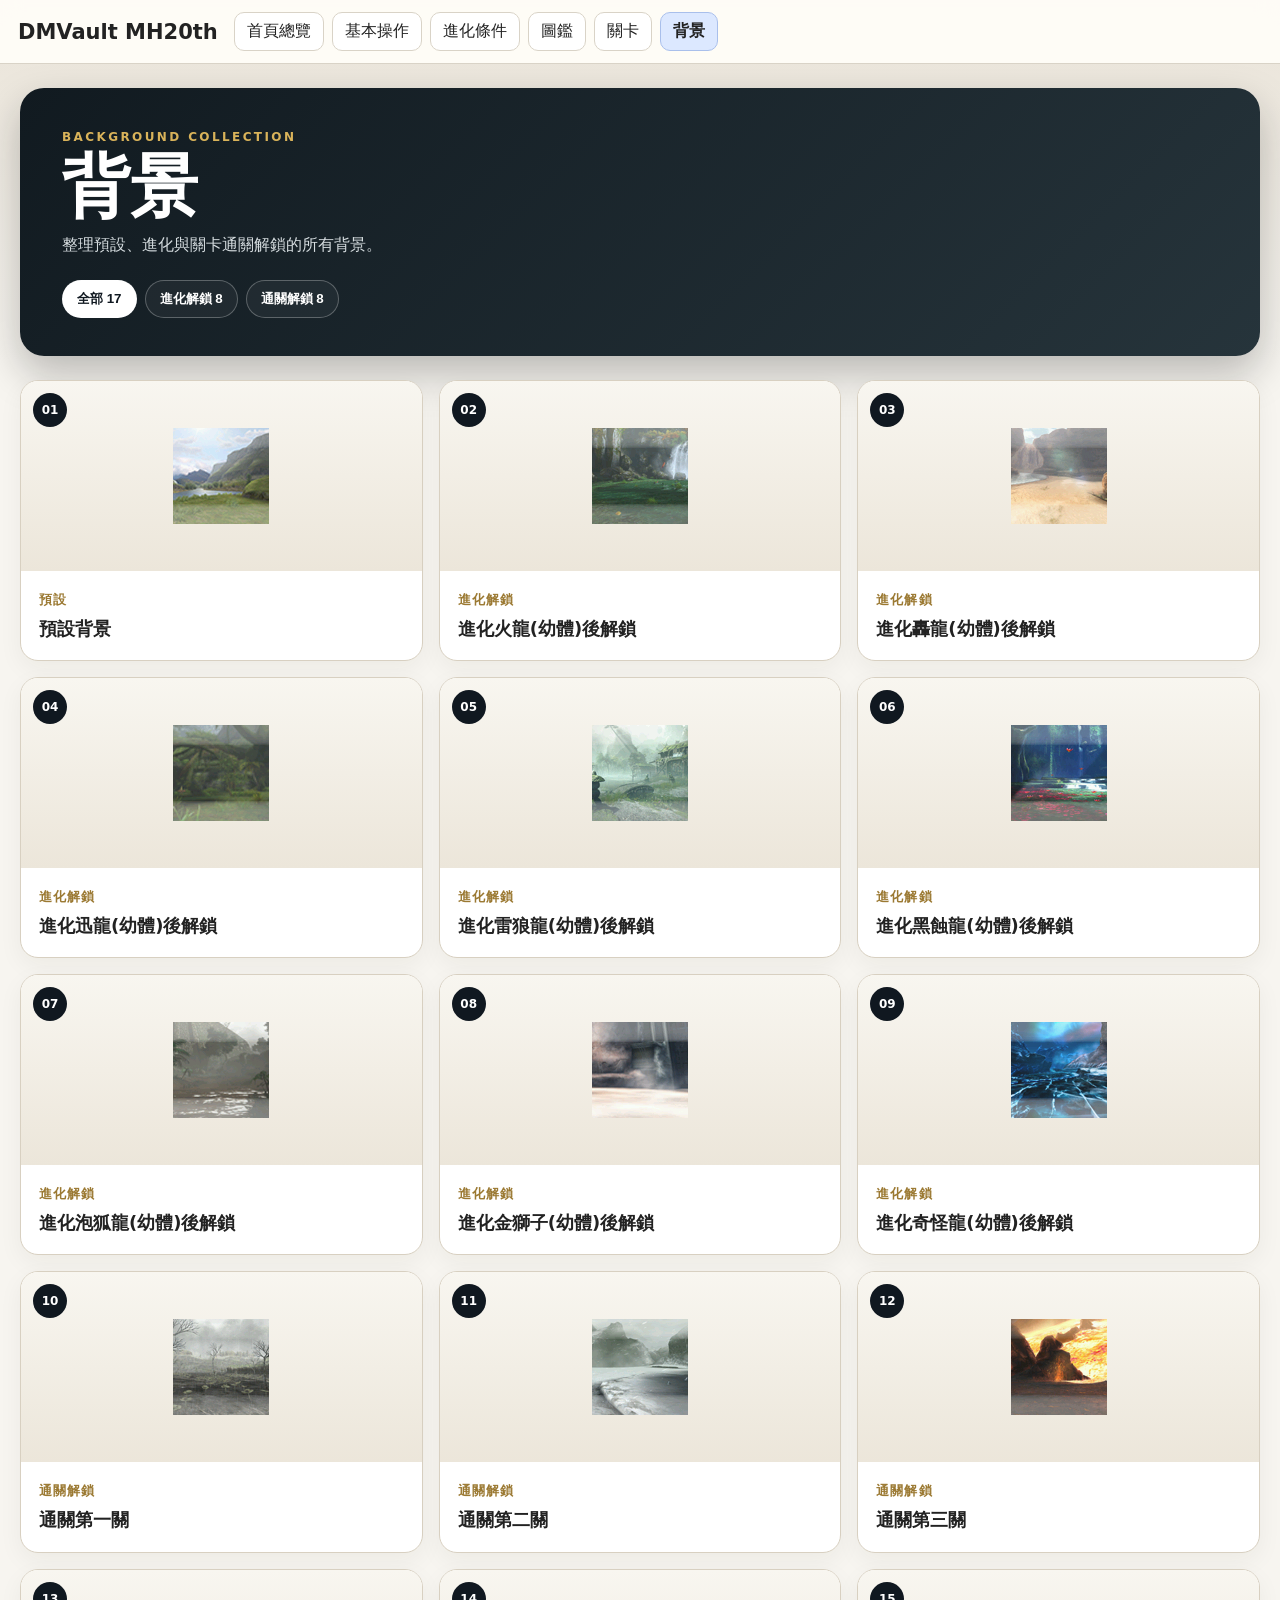
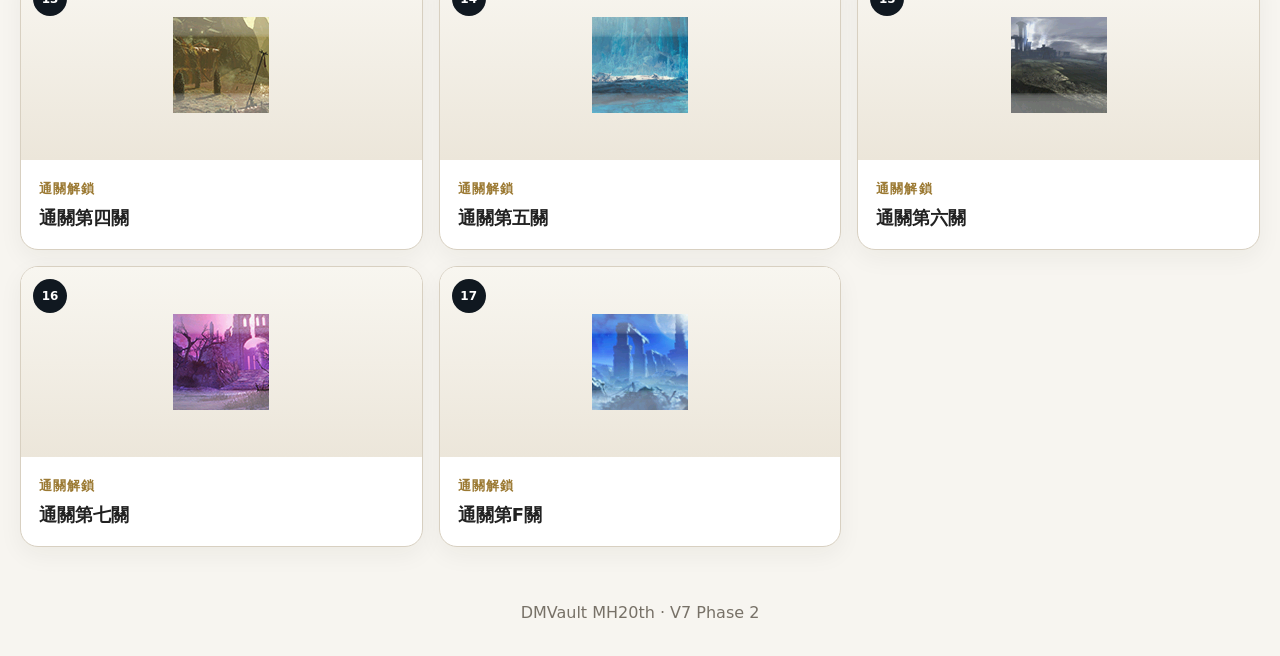
<file: background.html>
<!doctype html><html lang="zh-Hant" data-dmvault-root="./"><head><meta charset="utf-8"><meta name="viewport" content="width=device-width,initial-scale=1"><title>背景｜DMVault MH20th</title><link rel="stylesheet" href="style.css">
<link rel="manifest" href="manifest.webmanifest">
<link rel="apple-touch-icon" href="icons/apple-touch-icon.png">
<meta name="apple-mobile-web-app-capable" content="yes">
<meta name="apple-mobile-web-app-status-bar-style" content="black-translucent">
<meta name="apple-mobile-web-app-title" content="MH20th">
<meta name="application-name" content="DMVault MH20th">
<meta name="theme-color" content="#101820">
<link rel="stylesheet" href="pwa/dmvault-pwa.css">
<script src="pwa/project-config.js"></script>
<script defer src="pwa/dmvault-pwa.js"></script>
</head><body class="dmv7-page"><header><div class="top"><div class="brand"><a href="index.html">DMVault MH20th</a></div><nav>
<a href="index.html" class="">首頁總覽</a><a href="guide.html" class="">基本操作</a><a href="evolution/index.html" class="">進化條件</a><a href="evolution/dex/index.html" class="">圖鑑</a><a href="stage.html" class="">關卡</a><a href="background.html" class="active">背景</a></nav></div></header><main class="v7-page-main"><section class="v7-page-hero"><span>BACKGROUND COLLECTION</span><h1>背景</h1><p>整理預設、進化與關卡通關解鎖的所有背景。</p><div class="v7-filter-bar"><button class="active" data-filter="全部">全部 17</button><button data-filter="進化解鎖">進化解鎖 8</button><button data-filter="通關解鎖">通關解鎖 8</button></div></section><section class="v7-bg-grid"><article class="v7-bg-card" data-type="預設"><div class="v7-bg-image"><img src="assets/background/162.png" alt="預設背景"><b>01</b></div><div><small>預設</small><h2>預設背景</h2></div></article><article class="v7-bg-card" data-type="進化解鎖"><div class="v7-bg-image"><img src="assets/background/172.png" alt="進化火龍(幼體)後解鎖"><b>02</b></div><div><small>進化解鎖</small><h2>進化火龍(幼體)後解鎖</h2></div></article><article class="v7-bg-card" data-type="進化解鎖"><div class="v7-bg-image"><img src="assets/background/168.png" alt="進化轟龍(幼體)後解鎖"><b>03</b></div><div><small>進化解鎖</small><h2>進化轟龍(幼體)後解鎖</h2></div></article><article class="v7-bg-card" data-type="進化解鎖"><div class="v7-bg-image"><img src="assets/background/164.png" alt="進化迅龍(幼體)後解鎖"><b>04</b></div><div><small>進化解鎖</small><h2>進化迅龍(幼體)後解鎖</h2></div></article><article class="v7-bg-card" data-type="進化解鎖"><div class="v7-bg-image"><img src="assets/background/171.png" alt="進化雷狼龍(幼體)後解鎖"><b>05</b></div><div><small>進化解鎖</small><h2>進化雷狼龍(幼體)後解鎖</h2></div></article><article class="v7-bg-card" data-type="進化解鎖"><div class="v7-bg-image"><img src="assets/background/165.png" alt="進化黑蝕龍(幼體)後解鎖"><b>06</b></div><div><small>進化解鎖</small><h2>進化黑蝕龍(幼體)後解鎖</h2></div></article><article class="v7-bg-card" data-type="進化解鎖"><div class="v7-bg-image"><img src="assets/background/170.png" alt="進化泡狐龍(幼體)後解鎖"><b>07</b></div><div><small>進化解鎖</small><h2>進化泡狐龍(幼體)後解鎖</h2></div></article><article class="v7-bg-card" data-type="進化解鎖"><div class="v7-bg-image"><img src="assets/background/166.png" alt="進化金獅子(幼體)後解鎖"><b>08</b></div><div><small>進化解鎖</small><h2>進化金獅子(幼體)後解鎖</h2></div></article><article class="v7-bg-card" data-type="進化解鎖"><div class="v7-bg-image"><img src="assets/background/175.png" alt="進化奇怪龍(幼體)後解鎖"><b>09</b></div><div><small>進化解鎖</small><h2>進化奇怪龍(幼體)後解鎖</h2></div></article><article class="v7-bg-card" data-type="通關解鎖"><div class="v7-bg-image"><img src="assets/background/167.png" alt="通關第一關"><b>10</b></div><div><small>通關解鎖</small><h2>通關第一關</h2></div></article><article class="v7-bg-card" data-type="通關解鎖"><div class="v7-bg-image"><img src="assets/background/163.png" alt="通關第二關"><b>11</b></div><div><small>通關解鎖</small><h2>通關第二關</h2></div></article><article class="v7-bg-card" data-type="通關解鎖"><div class="v7-bg-image"><img src="assets/background/169.png" alt="通關第三關"><b>12</b></div><div><small>通關解鎖</small><h2>通關第三關</h2></div></article><article class="v7-bg-card" data-type="通關解鎖"><div class="v7-bg-image"><img src="assets/background/178.png" alt="通關第四關"><b>13</b></div><div><small>通關解鎖</small><h2>通關第四關</h2></div></article><article class="v7-bg-card" data-type="通關解鎖"><div class="v7-bg-image"><img src="assets/background/174.png" alt="通關第五關"><b>14</b></div><div><small>通關解鎖</small><h2>通關第五關</h2></div></article><article class="v7-bg-card" data-type="通關解鎖"><div class="v7-bg-image"><img src="assets/background/176.png" alt="通關第六關"><b>15</b></div><div><small>通關解鎖</small><h2>通關第六關</h2></div></article><article class="v7-bg-card" data-type="通關解鎖"><div class="v7-bg-image"><img src="assets/background/177.png" alt="通關第七關"><b>16</b></div><div><small>通關解鎖</small><h2>通關第七關</h2></div></article><article class="v7-bg-card" data-type="通關解鎖"><div class="v7-bg-image"><img src="assets/background/173.png" alt="通關第F關"><b>17</b></div><div><small>通關解鎖</small><h2>通關第F關</h2></div></article></section></main><footer class="v7-page-footer">DMVault MH20th · V7 Phase 2</footer><script>document.querySelectorAll('[data-filter]').forEach(b=>b.onclick=()=>{document.querySelectorAll('[data-filter]').forEach(x=>x.classList.remove('active'));b.classList.add('active');document.querySelectorAll('.v7-bg-card').forEach(c=>c.hidden=b.dataset.filter!=='全部'&&c.dataset.type!==b.dataset.filter)});</script></body></html>
</file>
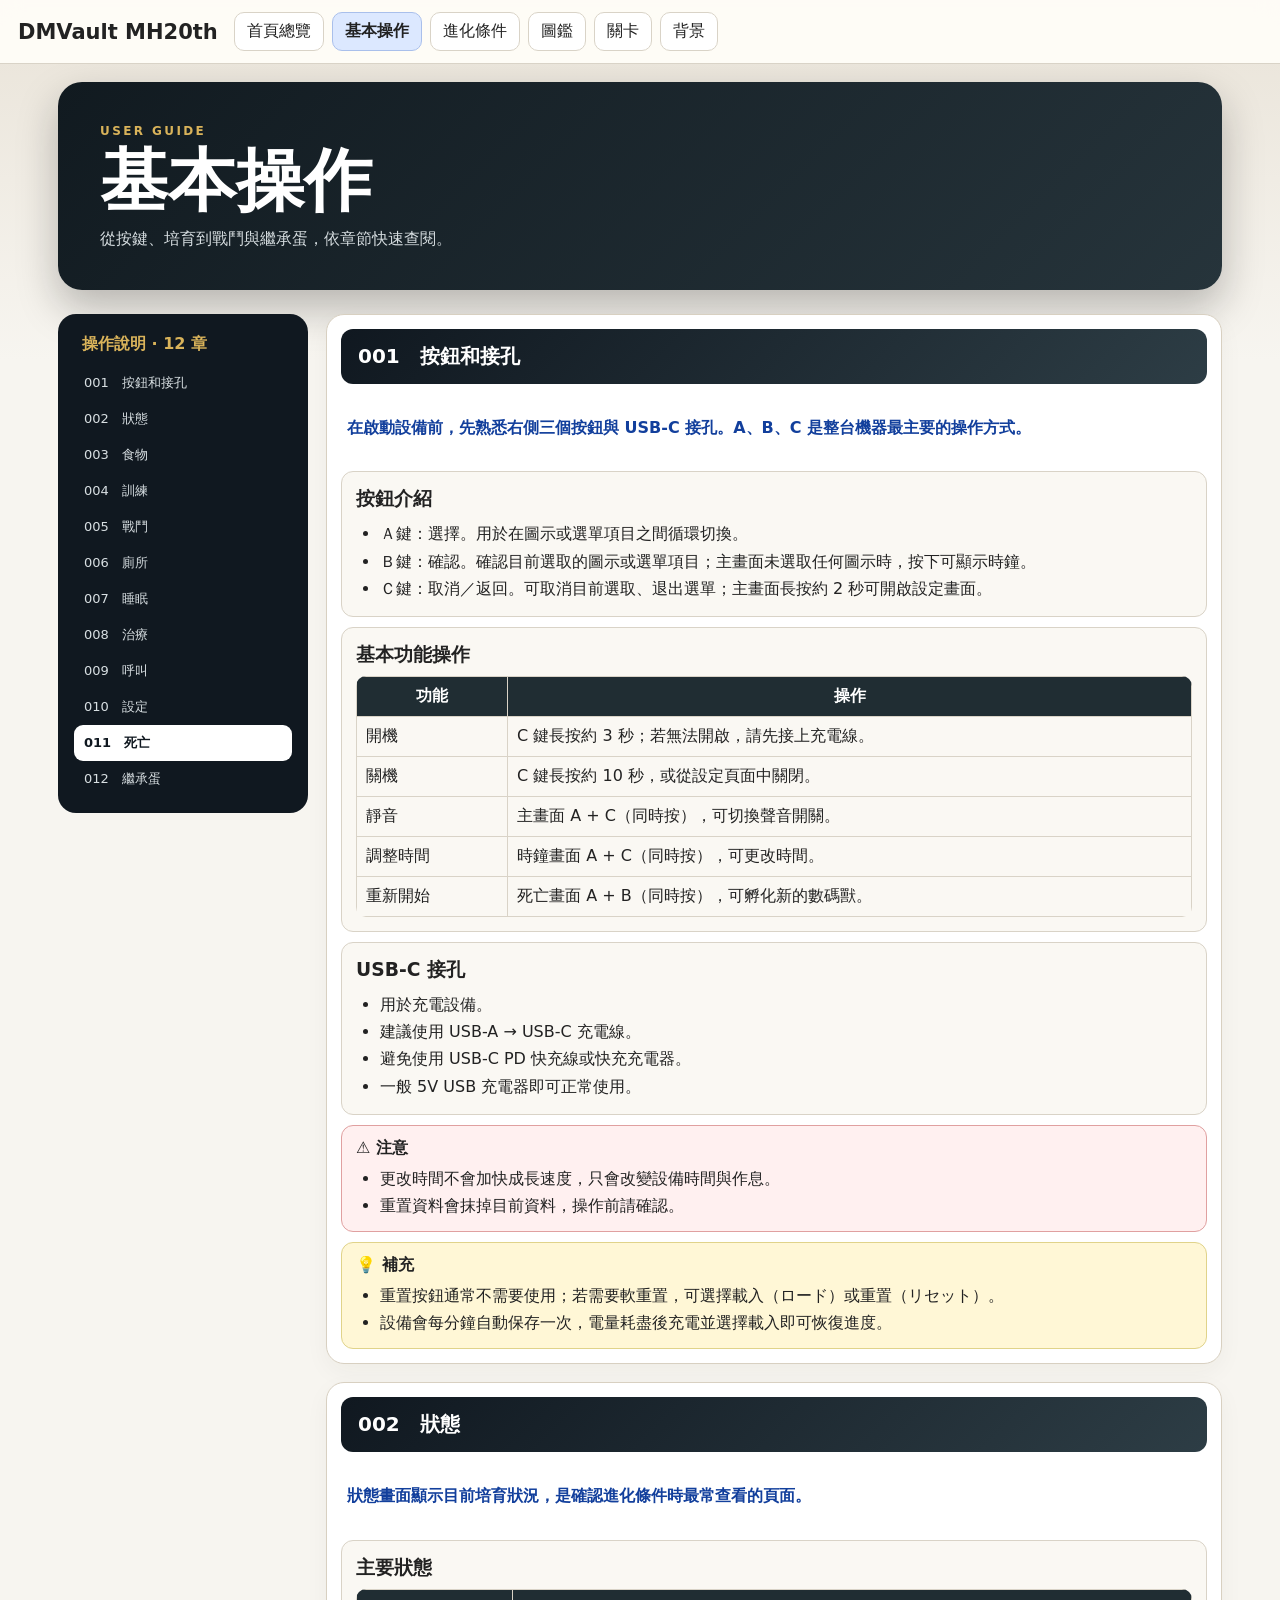
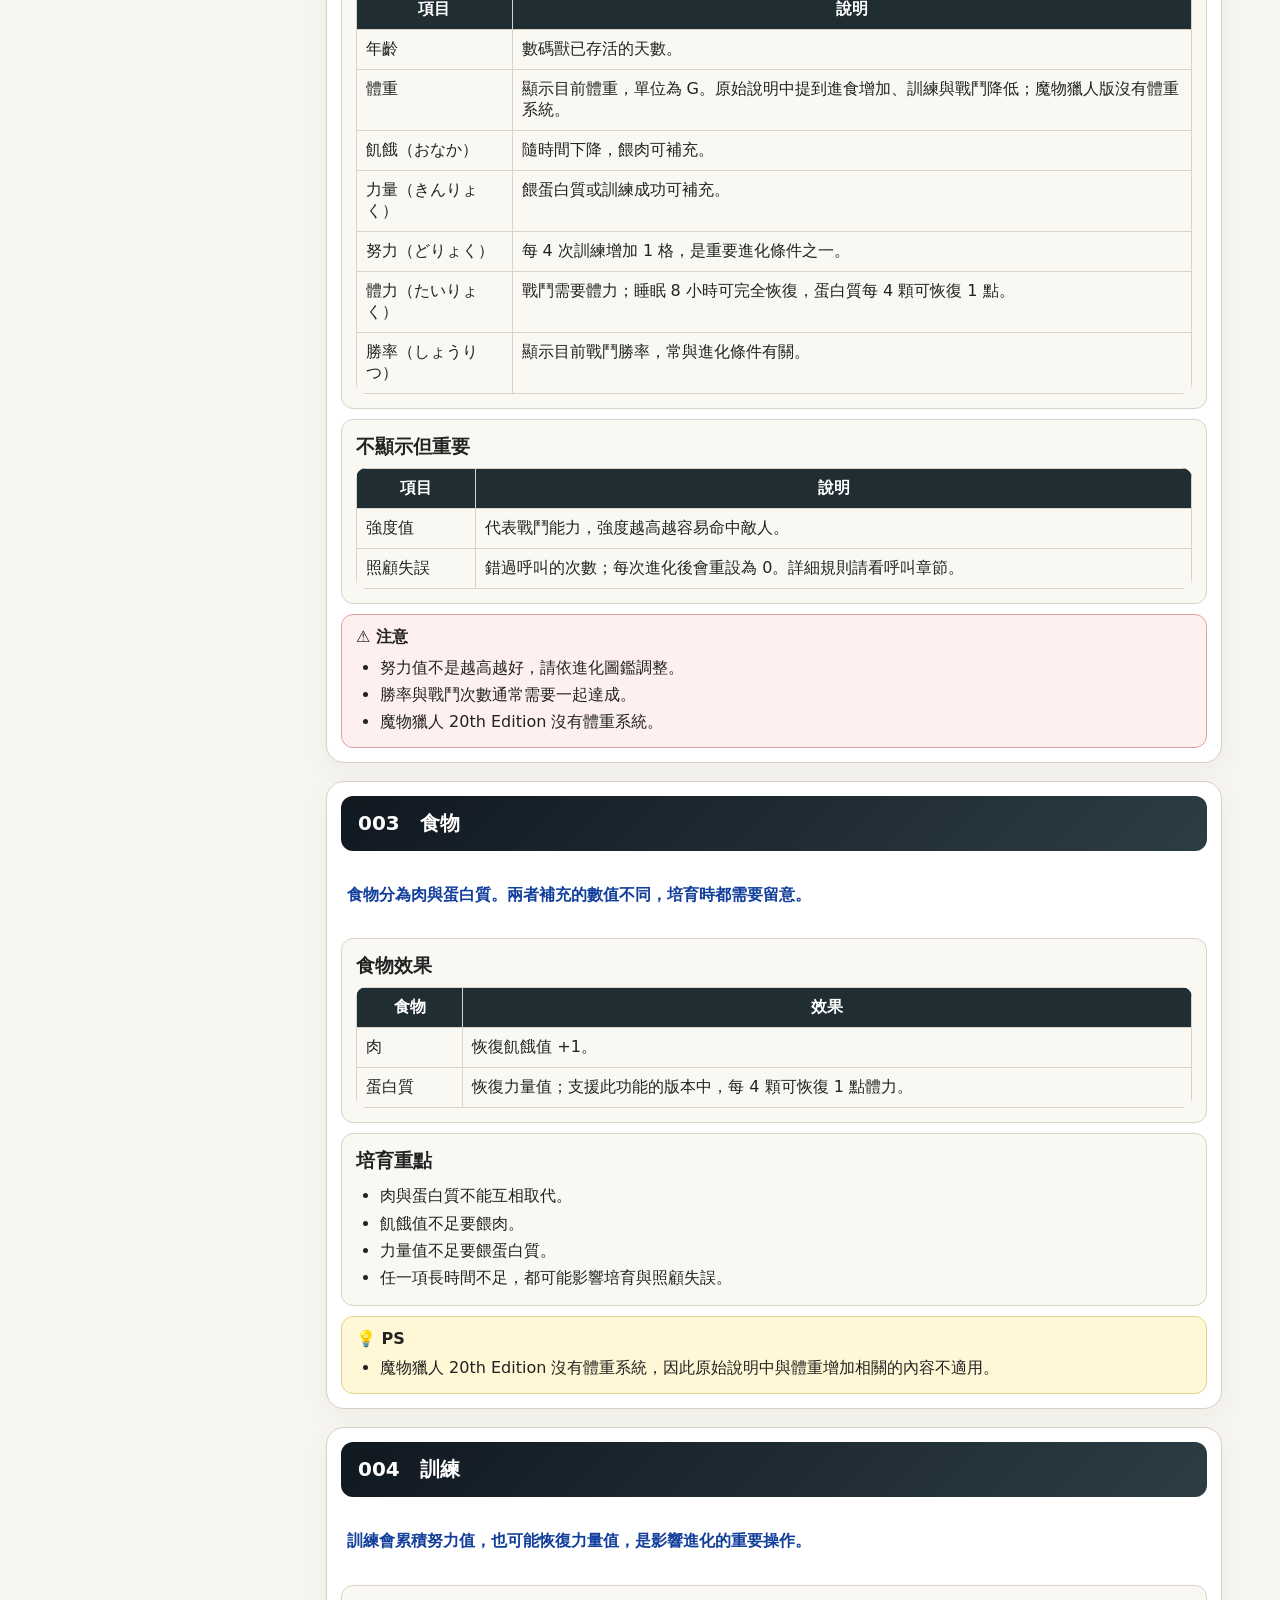
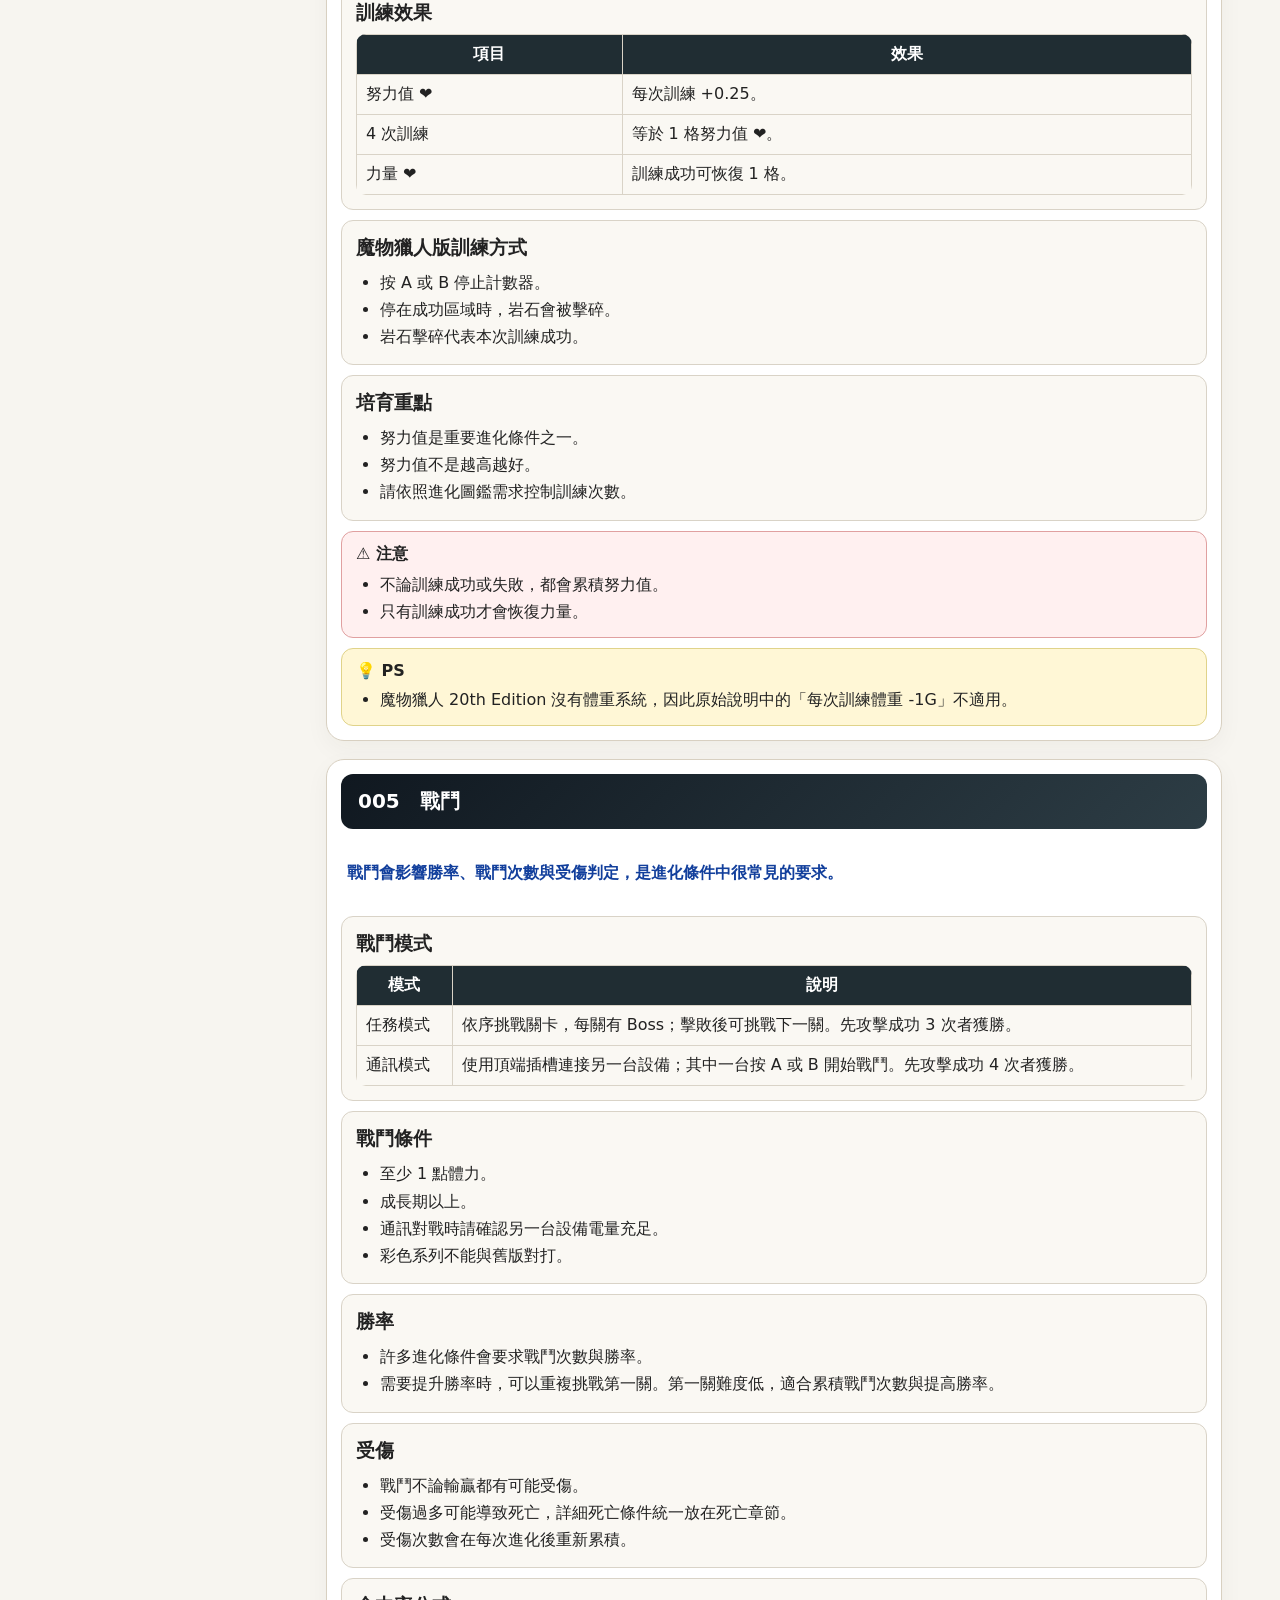
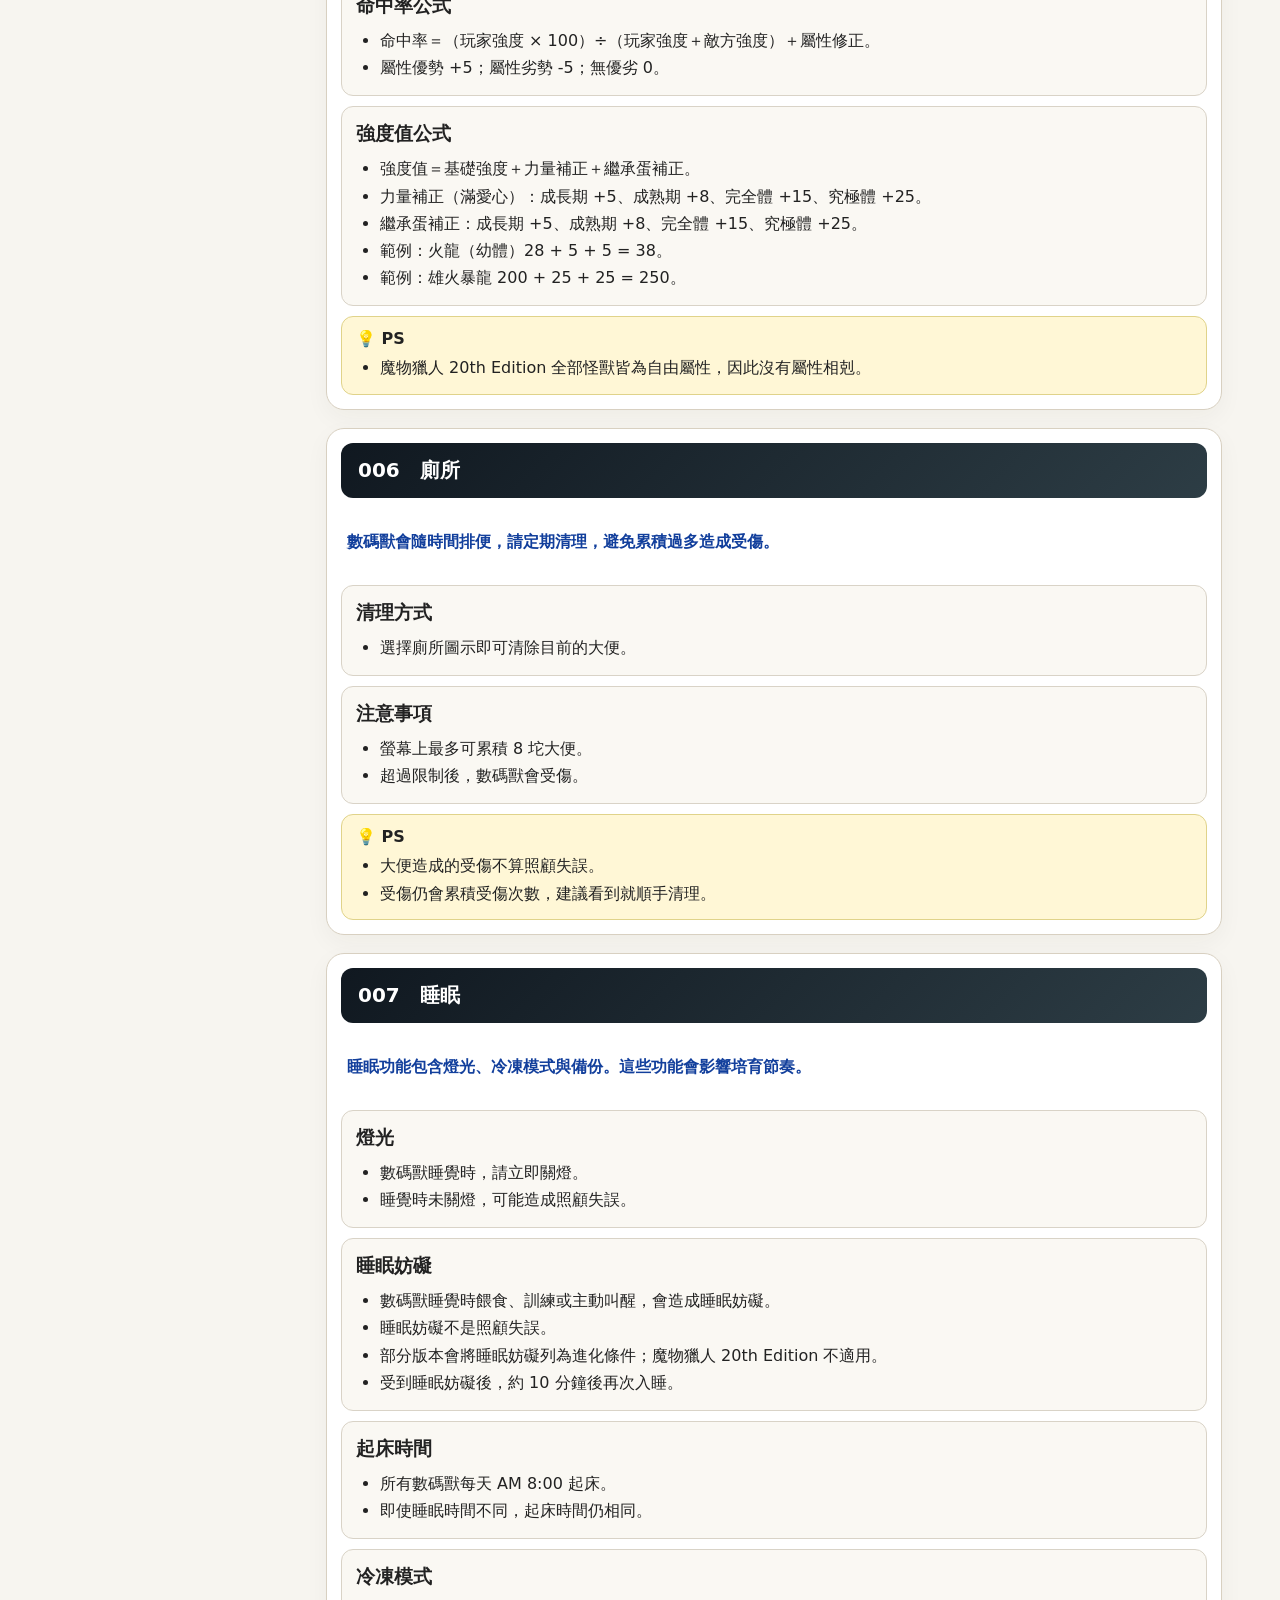
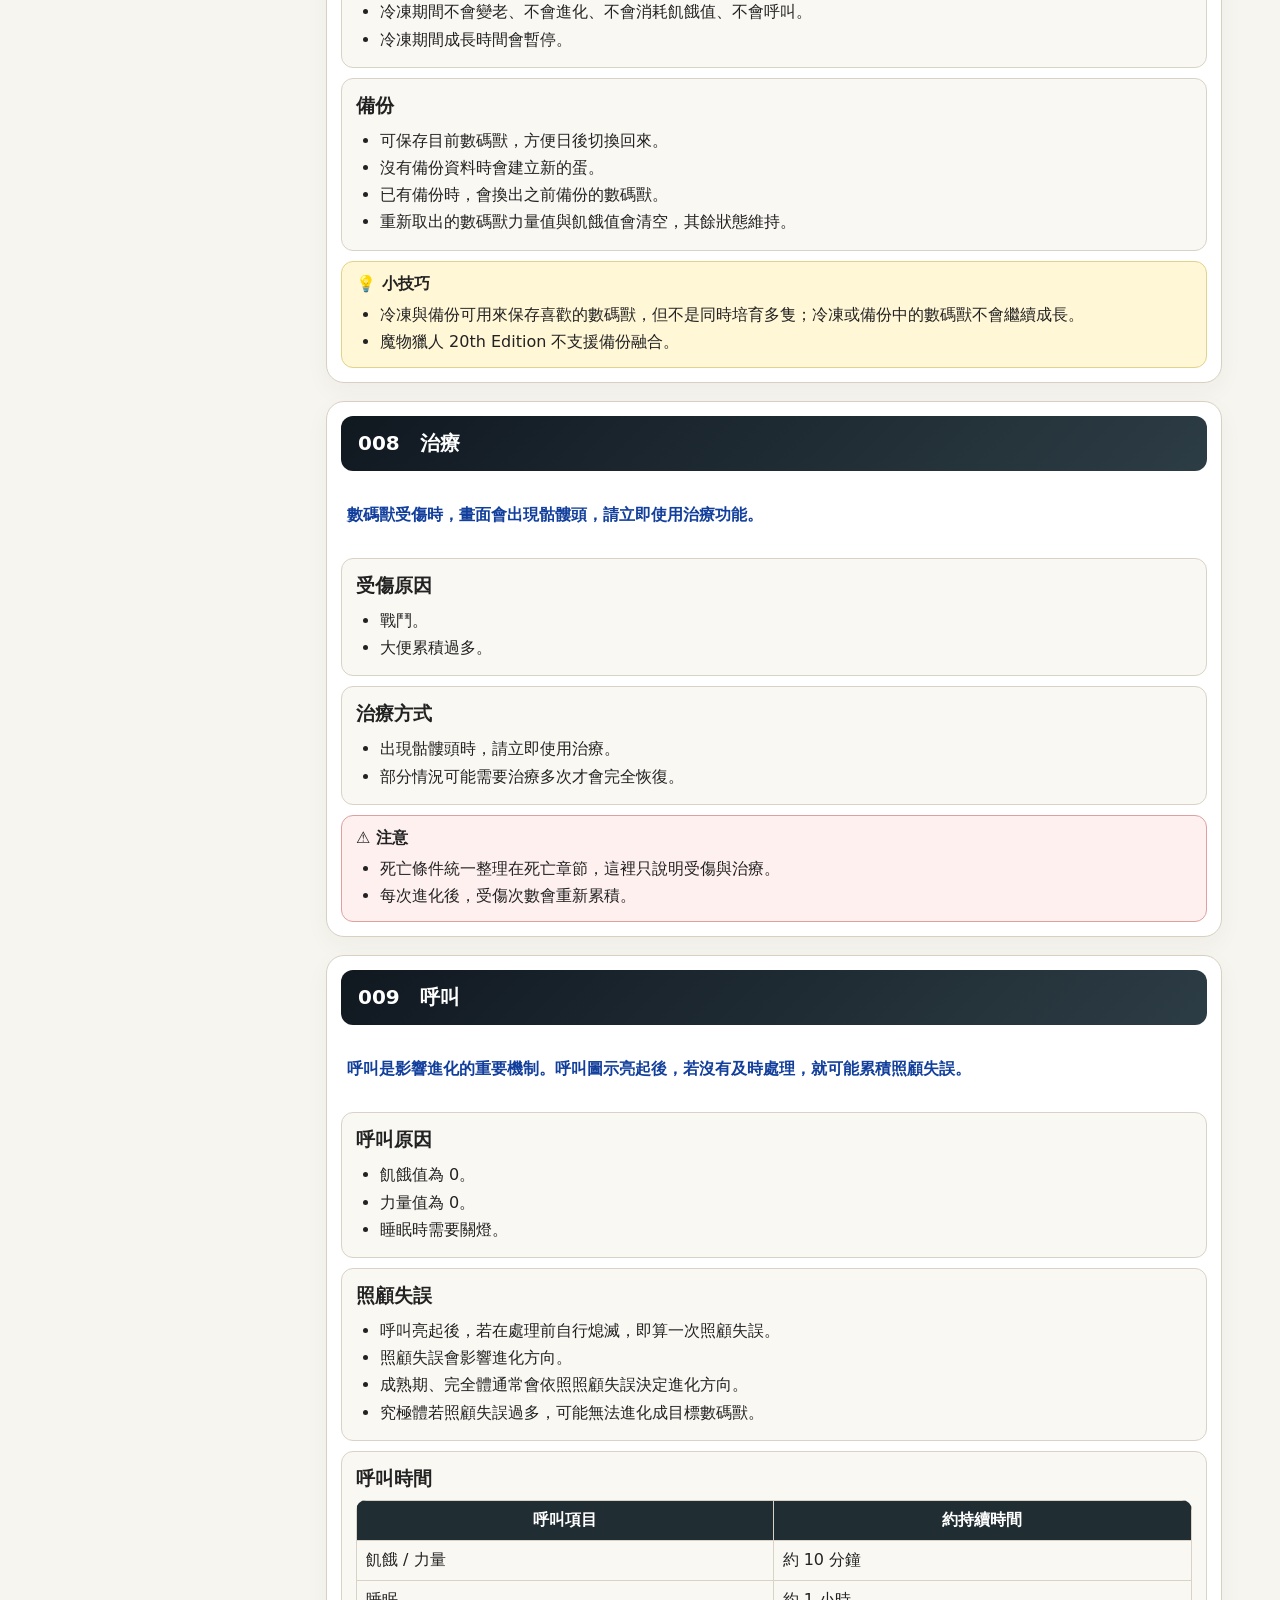
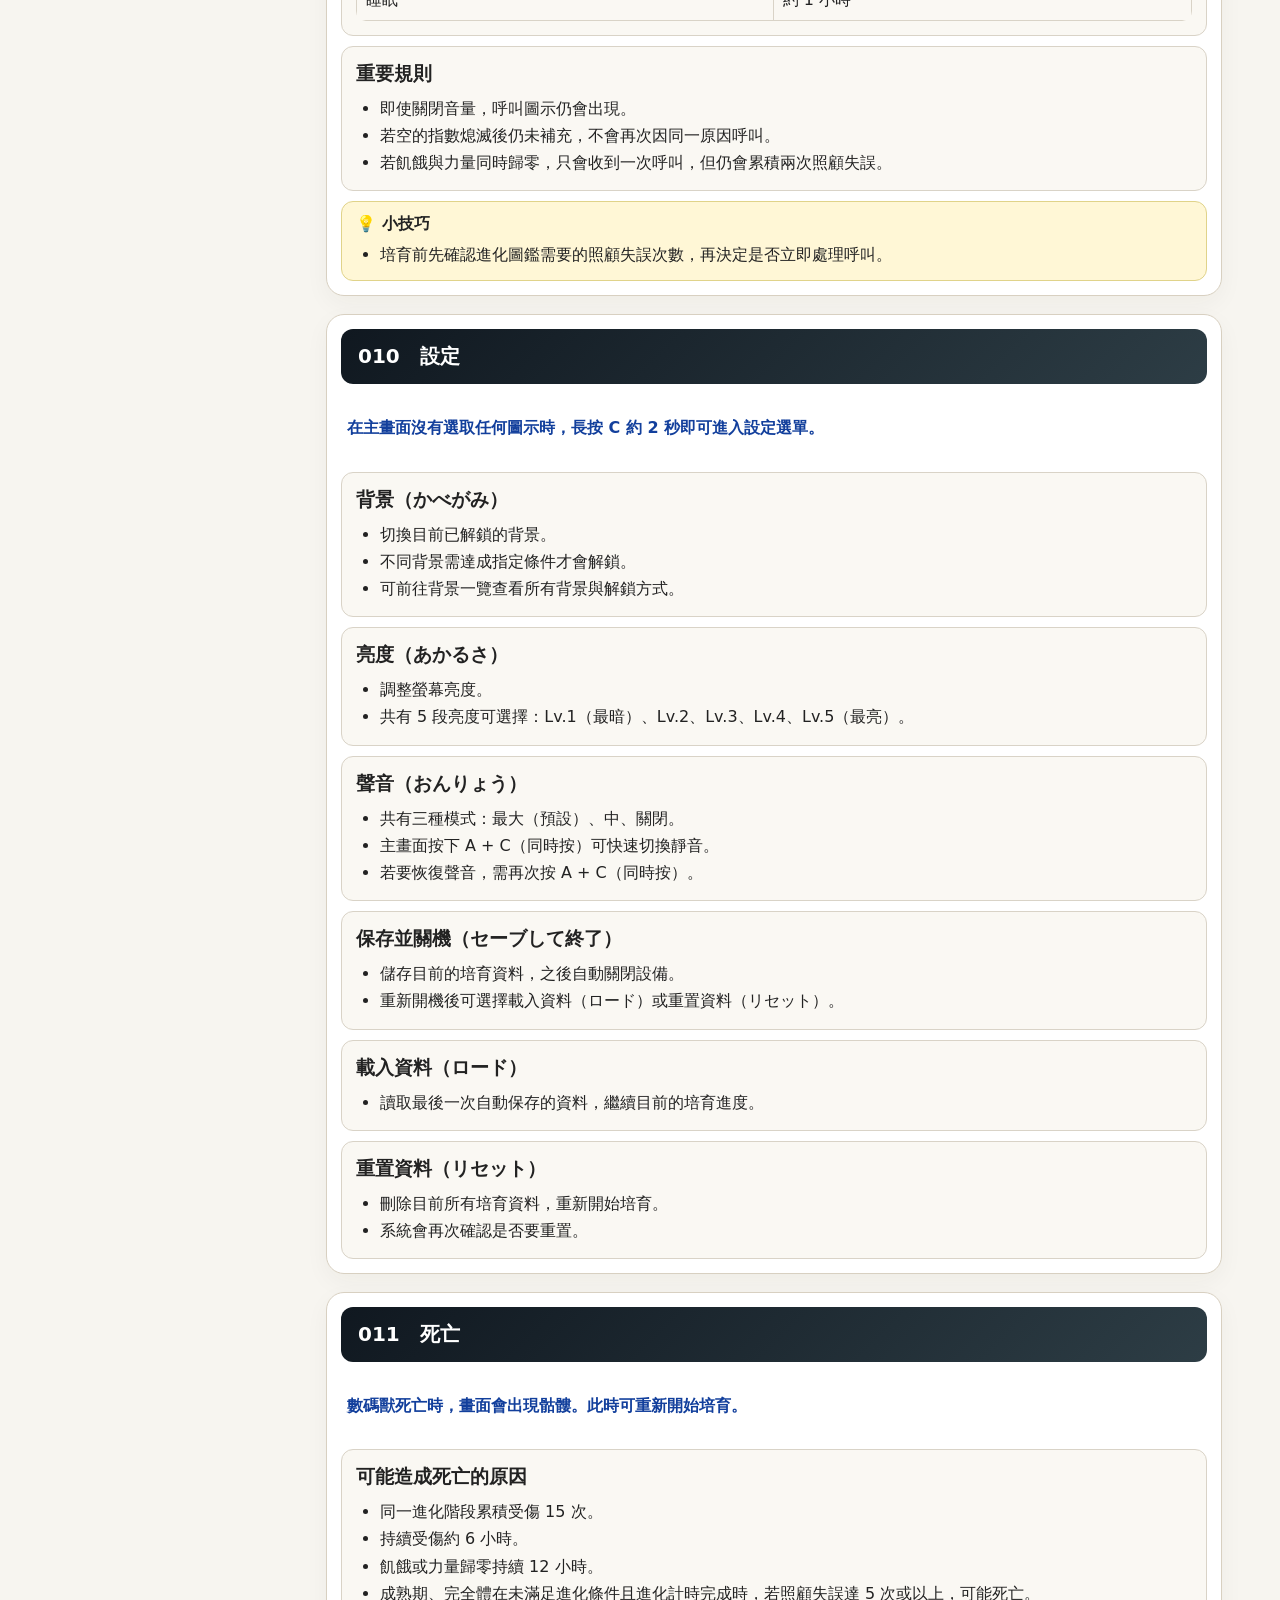
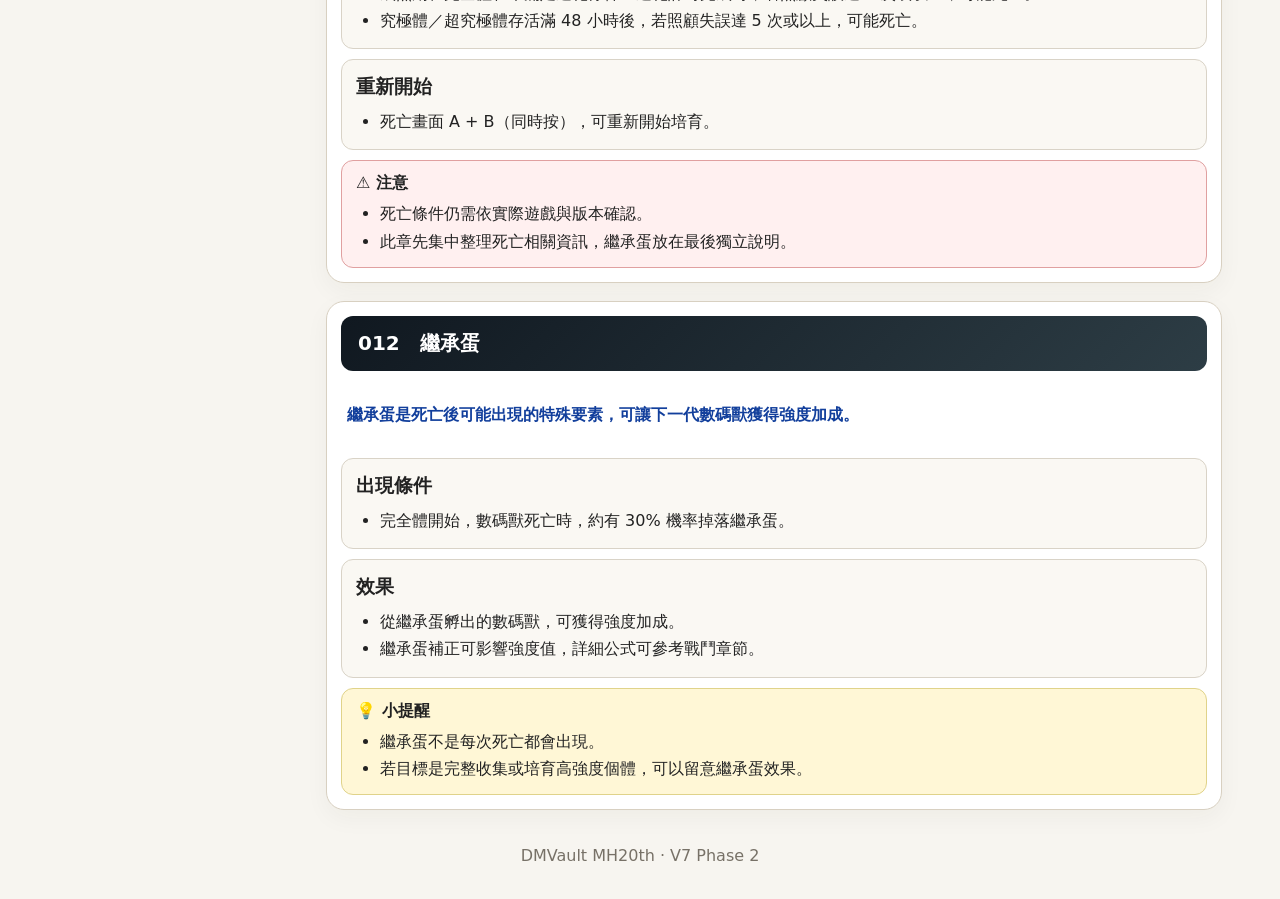
<file: guide.html>
<!DOCTYPE html>
<html lang="zh-Hant" data-dmvault-root="./"><head>
<meta charset="utf-8"/><meta content="width=device-width,initial-scale=1" name="viewport"/>
<title>基本操作｜DMVault MH20th</title><link href="style.css" rel="stylesheet"/>

<link rel="manifest" href="manifest.webmanifest">
<link rel="apple-touch-icon" href="icons/apple-touch-icon.png">
<meta name="apple-mobile-web-app-capable" content="yes">
<meta name="apple-mobile-web-app-status-bar-style" content="black-translucent">
<meta name="apple-mobile-web-app-title" content="MH20th">
<meta name="application-name" content="DMVault MH20th">
<meta name="theme-color" content="#101820">
<link rel="stylesheet" href="pwa/dmvault-pwa.css">
<script src="pwa/project-config.js"></script>
<script defer src="pwa/dmvault-pwa.js"></script>
</head><body class="dmv7-page dmv7-guide">
<header><div class="top"><div class="brand"><a href="index.html">DMVault MH20th</a></div><nav>
<a class="" href="index.html">首頁總覽</a><a class="active" href="guide.html">基本操作</a><a class="" href="evolution/index.html">進化條件</a><a class="" href="evolution/dex/index.html">圖鑑</a><a class="" href="stage.html">關卡</a><a class="" href="background.html">背景</a></nav></div></header>
<main><section class="v7-page-hero"><span>USER GUIDE</span><h1>基本操作</h1><p>從按鍵、培育到戰鬥與繼承蛋，依章節快速查閱。</p></section>
<div class="v7-guide-layout"><aside class="v7-guide-toc"><strong>操作說明 · 12 章</strong><a href="#ch-001">001　按鈕和接孔</a><a href="#ch-002">002　狀態</a><a href="#ch-003">003　食物</a><a href="#ch-004">004　訓練</a><a href="#ch-005">005　戰鬥</a><a href="#ch-006">006　廁所</a><a href="#ch-007">007　睡眠</a><a href="#ch-008">008　治療</a><a href="#ch-009">009　呼叫</a><a href="#ch-010">010　設定</a><a href="#ch-011">011　死亡</a><a href="#ch-012">012　繼承蛋</a></aside><div><section class="chapter v7-guide-chapter" id="ch-001">
<div class="chapter-title v7-guide-title">001　按鈕和接孔</div>
<div class="chapter-main"><p class="intro">在啟動設備前，先熟悉右側三個按鈕與 USB-C 接孔。A、B、C 是整台機器最主要的操作方式。</p></div>
<div class="section"><h3>按鈕介紹</h3><ul><li>Ａ鍵：選擇。用於在圖示或選單項目之間循環切換。</li><li>Ｂ鍵：確認。確認目前選取的圖示或選單項目；主畫面未選取任何圖示時，按下可顯示時鐘。</li><li>Ｃ鍵：取消／返回。可取消目前選取、退出選單；主畫面長按約 2 秒可開啟設定畫面。</li></ul></div><div class="section"><h3>基本功能操作</h3><table><thead><tr><th>功能</th><th>操作</th></tr></thead><tbody><tr><td>開機</td><td>C 鍵長按約 3 秒；若無法開啟，請先接上充電線。</td></tr><tr><td>關機</td><td>C 鍵長按約 10 秒，或從設定頁面中關閉。</td></tr><tr><td>靜音</td><td>主畫面 A + C（同時按），可切換聲音開關。</td></tr><tr><td>調整時間</td><td>時鐘畫面 A + C（同時按），可更改時間。</td></tr><tr><td>重新開始</td><td>死亡畫面 A + B（同時按），可孵化新的數碼獸。</td></tr></tbody></table></div><div class="section"><h3>USB-C 接孔</h3><ul><li>用於充電設備。</li><li>建議使用 USB-A → USB-C 充電線。</li><li>避免使用 USB-C PD 快充線或快充充電器。</li><li>一般 5V USB 充電器即可正常使用。</li></ul></div><div class="note danger"><strong>⚠️ 注意</strong><ul><li>更改時間不會加快成長速度，只會改變設備時間與作息。</li><li>重置資料會抹掉目前資料，操作前請確認。</li></ul></div><div class="note"><strong>💡 補充</strong><ul><li>重置按鈕通常不需要使用；若需要軟重置，可選擇載入（ロード）或重置（リセット）。</li><li>設備會每分鐘自動保存一次，電量耗盡後充電並選擇載入即可恢復進度。</li></ul></div>
</section><section class="chapter v7-guide-chapter" id="ch-002">
<div class="chapter-title v7-guide-title">002　狀態</div>
<div class="chapter-main"><p class="intro">狀態畫面顯示目前培育狀況，是確認進化條件時最常查看的頁面。</p></div>
<div class="section"><h3>主要狀態</h3><table><thead><tr><th>項目</th><th>說明</th></tr></thead><tbody><tr><td>年齡</td><td>數碼獸已存活的天數。</td></tr><tr><td>體重</td><td>顯示目前體重，單位為 G。原始說明中提到進食增加、訓練與戰鬥降低；魔物獵人版沒有體重系統。</td></tr><tr><td>飢餓（おなか）</td><td>隨時間下降，餵肉可補充。</td></tr><tr><td>力量（きんりょく）</td><td>餵蛋白質或訓練成功可補充。</td></tr><tr><td>努力（どりょく）</td><td>每 4 次訓練增加 1 格，是重要進化條件之一。</td></tr><tr><td>體力（たいりょく）</td><td>戰鬥需要體力；睡眠 8 小時可完全恢復，蛋白質每 4 顆可恢復 1 點。</td></tr><tr><td>勝率（しょうりつ）</td><td>顯示目前戰鬥勝率，常與進化條件有關。</td></tr></tbody></table></div><div class="section"><h3>不顯示但重要</h3><table><thead><tr><th>項目</th><th>說明</th></tr></thead><tbody><tr><td>強度值</td><td>代表戰鬥能力，強度越高越容易命中敵人。</td></tr><tr><td>照顧失誤</td><td>錯過呼叫的次數；每次進化後會重設為 0。詳細規則請看呼叫章節。</td></tr></tbody></table></div><div class="note danger"><strong>⚠️ 注意</strong><ul><li>努力值不是越高越好，請依進化圖鑑調整。</li><li>勝率與戰鬥次數通常需要一起達成。</li><li>魔物獵人 20th Edition 沒有體重系統。</li></ul></div>
</section><section class="chapter v7-guide-chapter" id="ch-003">
<div class="chapter-title v7-guide-title">003　食物</div>
<div class="chapter-main"><p class="intro">食物分為肉與蛋白質。兩者補充的數值不同，培育時都需要留意。</p></div>
<div class="section"><h3>食物效果</h3><table><thead><tr><th>食物</th><th>效果</th></tr></thead><tbody><tr><td>肉</td><td>恢復飢餓值 +1。</td></tr><tr><td>蛋白質</td><td>恢復力量值；支援此功能的版本中，每 4 顆可恢復 1 點體力。</td></tr></tbody></table></div><div class="section"><h3>培育重點</h3><ul><li>肉與蛋白質不能互相取代。</li><li>飢餓值不足要餵肉。</li><li>力量值不足要餵蛋白質。</li><li>任一項長時間不足，都可能影響培育與照顧失誤。</li></ul></div><div class="note"><strong>💡 PS</strong><ul><li>魔物獵人 20th Edition 沒有體重系統，因此原始說明中與體重增加相關的內容不適用。</li></ul></div>
</section><section class="chapter v7-guide-chapter" id="ch-004">
<div class="chapter-title v7-guide-title">004　訓練</div>
<div class="chapter-main"><p class="intro">訓練會累積努力值，也可能恢復力量值，是影響進化的重要操作。</p></div>
<div class="section"><h3>訓練效果</h3><table><thead><tr><th>項目</th><th>效果</th></tr></thead><tbody><tr><td>努力值 ❤️</td><td>每次訓練 +0.25。</td></tr><tr><td>4 次訓練</td><td>等於 1 格努力值 ❤️。</td></tr><tr><td>力量 ❤️</td><td>訓練成功可恢復 1 格。</td></tr></tbody></table></div><div class="section"><h3>魔物獵人版訓練方式</h3><ul><li>按 A 或 B 停止計數器。</li><li>停在成功區域時，岩石會被擊碎。</li><li>岩石擊碎代表本次訓練成功。</li></ul></div><div class="section"><h3>培育重點</h3><ul><li>努力值是重要進化條件之一。</li><li>努力值不是越高越好。</li><li>請依照進化圖鑑需求控制訓練次數。</li></ul></div><div class="note danger"><strong>⚠️ 注意</strong><ul><li>不論訓練成功或失敗，都會累積努力值。</li><li>只有訓練成功才會恢復力量。</li></ul></div><div class="note"><strong>💡 PS</strong><ul><li>魔物獵人 20th Edition 沒有體重系統，因此原始說明中的「每次訓練體重 -1G」不適用。</li></ul></div>
</section><section class="chapter v7-guide-chapter" id="ch-005">
<div class="chapter-title v7-guide-title">005　戰鬥</div>
<div class="chapter-main"><p class="intro">戰鬥會影響勝率、戰鬥次數與受傷判定，是進化條件中很常見的要求。</p></div>
<div class="section"><h3>戰鬥模式</h3><table><thead><tr><th>模式</th><th>說明</th></tr></thead><tbody><tr><td>任務模式</td><td>依序挑戰關卡，每關有 Boss；擊敗後可挑戰下一關。先攻擊成功 3 次者獲勝。</td></tr><tr><td>通訊模式</td><td>使用頂端插槽連接另一台設備；其中一台按 A 或 B 開始戰鬥。先攻擊成功 4 次者獲勝。</td></tr></tbody></table></div><div class="section"><h3>戰鬥條件</h3><ul><li>至少 1 點體力。</li><li>成長期以上。</li><li>通訊對戰時請確認另一台設備電量充足。</li><li>彩色系列不能與舊版對打。</li></ul></div><div class="section"><h3>勝率</h3><ul><li>許多進化條件會要求戰鬥次數與勝率。</li><li>需要提升勝率時，可以重複挑戰第一關。第一關難度低，適合累積戰鬥次數與提高勝率。</li></ul></div><div class="section"><h3>受傷</h3><ul><li>戰鬥不論輸贏都有可能受傷。</li><li>受傷過多可能導致死亡，詳細死亡條件統一放在死亡章節。</li><li>受傷次數會在每次進化後重新累積。</li></ul></div><div class="section"><h3>命中率公式</h3><ul><li>命中率＝（玩家強度 × 100）÷（玩家強度＋敵方強度）＋屬性修正。</li><li>屬性優勢 +5；屬性劣勢 -5；無優劣 0。</li></ul></div><div class="section"><h3>強度值公式</h3><ul><li>強度值＝基礎強度＋力量補正＋繼承蛋補正。</li><li>力量補正（滿愛心）：成長期 +5、成熟期 +8、完全體 +15、究極體 +25。</li><li>繼承蛋補正：成長期 +5、成熟期 +8、完全體 +15、究極體 +25。</li><li>範例：火龍（幼體）28 + 5 + 5 = 38。</li><li>範例：雄火暴龍 200 + 25 + 25 = 250。</li></ul></div><div class="note"><strong>💡 PS</strong><ul><li>魔物獵人 20th Edition 全部怪獸皆為自由屬性，因此沒有屬性相剋。</li></ul></div>
</section><section class="chapter v7-guide-chapter" id="ch-006">
<div class="chapter-title v7-guide-title">006　廁所</div>
<div class="chapter-main"><p class="intro">數碼獸會隨時間排便，請定期清理，避免累積過多造成受傷。</p></div>
<div class="section"><h3>清理方式</h3><ul><li>選擇廁所圖示即可清除目前的大便。</li></ul></div><div class="section"><h3>注意事項</h3><ul><li>螢幕上最多可累積 8 坨大便。</li><li>超過限制後，數碼獸會受傷。</li></ul></div><div class="note"><strong>💡 PS</strong><ul><li>大便造成的受傷不算照顧失誤。</li><li>受傷仍會累積受傷次數，建議看到就順手清理。</li></ul></div>
</section><section class="chapter v7-guide-chapter" id="ch-007">
<div class="chapter-title v7-guide-title">007　睡眠</div>
<div class="chapter-main"><p class="intro">睡眠功能包含燈光、冷凍模式與備份。這些功能會影響培育節奏。</p></div>
<div class="section"><h3>燈光</h3><ul><li>數碼獸睡覺時，請立即關燈。</li><li>睡覺時未關燈，可能造成照顧失誤。</li></ul></div><div class="section"><h3>睡眠妨礙</h3><ul><li>數碼獸睡覺時餵食、訓練或主動叫醒，會造成睡眠妨礙。</li><li>睡眠妨礙不是照顧失誤。</li><li>部分版本會將睡眠妨礙列為進化條件；魔物獵人 20th Edition 不適用。</li><li>受到睡眠妨礙後，約 10 分鐘後再次入睡。</li></ul></div><div class="section"><h3>起床時間</h3><ul><li>所有數碼獸每天 AM 8:00 起床。</li><li>即使睡眠時間不同，起床時間仍相同。</li></ul></div><div class="section"><h3>冷凍模式</h3><ul><li>冷凍期間不會變老、不會進化、不會消耗飢餓值、不會呼叫。</li><li>冷凍期間成長時間會暫停。</li></ul></div><div class="section"><h3>備份</h3><ul><li>可保存目前數碼獸，方便日後切換回來。</li><li>沒有備份資料時會建立新的蛋。</li><li>已有備份時，會換出之前備份的數碼獸。</li><li>重新取出的數碼獸力量值與飢餓值會清空，其餘狀態維持。</li></ul></div><div class="note"><strong>💡 小技巧</strong><ul><li>冷凍與備份可用來保存喜歡的數碼獸，但不是同時培育多隻；冷凍或備份中的數碼獸不會繼續成長。</li><li>魔物獵人 20th Edition 不支援備份融合。</li></ul></div>
</section><section class="chapter v7-guide-chapter" id="ch-008">
<div class="chapter-title v7-guide-title">008　治療</div>
<div class="chapter-main"><p class="intro">數碼獸受傷時，畫面會出現骷髏頭，請立即使用治療功能。</p></div>
<div class="section"><h3>受傷原因</h3><ul><li>戰鬥。</li><li>大便累積過多。</li></ul></div><div class="section"><h3>治療方式</h3><ul><li>出現骷髏頭時，請立即使用治療。</li><li>部分情況可能需要治療多次才會完全恢復。</li></ul></div><div class="note danger"><strong>⚠️ 注意</strong><ul><li>死亡條件統一整理在死亡章節，這裡只說明受傷與治療。</li><li>每次進化後，受傷次數會重新累積。</li></ul></div>
</section><section class="chapter v7-guide-chapter" id="ch-009">
<div class="chapter-title v7-guide-title">009　呼叫</div>
<div class="chapter-main"><p class="intro">呼叫是影響進化的重要機制。呼叫圖示亮起後，若沒有及時處理，就可能累積照顧失誤。</p></div>
<div class="section"><h3>呼叫原因</h3><ul><li>飢餓值為 0。</li><li>力量值為 0。</li><li>睡眠時需要關燈。</li></ul></div><div class="section"><h3>照顧失誤</h3><ul><li>呼叫亮起後，若在處理前自行熄滅，即算一次照顧失誤。</li><li>照顧失誤會影響進化方向。</li><li>成熟期、完全體通常會依照照顧失誤決定進化方向。</li><li>究極體若照顧失誤過多，可能無法進化成目標數碼獸。</li></ul></div><div class="section"><h3>呼叫時間</h3><table><thead><tr><th>呼叫項目</th><th>約持續時間</th></tr></thead><tbody><tr><td>飢餓 / 力量</td><td>約 10 分鐘</td></tr><tr><td>睡眠</td><td>約 1 小時</td></tr></tbody></table></div><div class="section"><h3>重要規則</h3><ul><li>即使關閉音量，呼叫圖示仍會出現。</li><li>若空的指數熄滅後仍未補充，不會再次因同一原因呼叫。</li><li>若飢餓與力量同時歸零，只會收到一次呼叫，但仍會累積兩次照顧失誤。</li></ul></div><div class="note"><strong>💡 小技巧</strong><ul><li>培育前先確認進化圖鑑需要的照顧失誤次數，再決定是否立即處理呼叫。</li></ul></div>
</section><section class="chapter v7-guide-chapter" id="ch-010">
<div class="chapter-title v7-guide-title">010　設定</div>
<div class="chapter-main"><p class="intro">在主畫面沒有選取任何圖示時，長按 C 約 2 秒即可進入設定選單。</p></div>
<div class="section"><h3>背景（かべがみ）</h3><ul><li>切換目前已解鎖的背景。</li><li>不同背景需達成指定條件才會解鎖。</li><li>可前往背景一覽查看所有背景與解鎖方式。</li></ul></div><div class="section"><h3>亮度（あかるさ）</h3><ul><li>調整螢幕亮度。</li><li>共有 5 段亮度可選擇：Lv.1（最暗）、Lv.2、Lv.3、Lv.4、Lv.5（最亮）。</li></ul></div><div class="section"><h3>聲音（おんりょう）</h3><ul><li>共有三種模式：最大（預設）、中、關閉。</li><li>主畫面按下 A + C（同時按）可快速切換靜音。</li><li>若要恢復聲音，需再次按 A + C（同時按）。</li></ul></div><div class="section"><h3>保存並關機（セーブして終了）</h3><ul><li>儲存目前的培育資料，之後自動關閉設備。</li><li>重新開機後可選擇載入資料（ロード）或重置資料（リセット）。</li></ul></div><div class="section"><h3>載入資料（ロード）</h3><ul><li>讀取最後一次自動保存的資料，繼續目前的培育進度。</li></ul></div><div class="section"><h3>重置資料（リセット）</h3><ul><li>刪除目前所有培育資料，重新開始培育。</li><li>系統會再次確認是否要重置。</li></ul></div>
</section><section class="chapter v7-guide-chapter" id="ch-011">
<div class="chapter-title v7-guide-title">011　死亡</div>
<div class="chapter-main"><p class="intro">數碼獸死亡時，畫面會出現骷髏。此時可重新開始培育。</p></div>
<div class="section"><h3>可能造成死亡的原因</h3><ul><li>同一進化階段累積受傷 15 次。</li><li>持續受傷約 6 小時。</li><li>飢餓或力量歸零持續 12 小時。</li><li>成熟期、完全體在未滿足進化條件且進化計時完成時，若照顧失誤達 5 次或以上，可能死亡。</li><li>究極體／超究極體存活滿 48 小時後，若照顧失誤達 5 次或以上，可能死亡。</li></ul></div><div class="section"><h3>重新開始</h3><ul><li>死亡畫面 A + B（同時按），可重新開始培育。</li></ul></div><div class="note danger"><strong>⚠️ 注意</strong><ul><li>死亡條件仍需依實際遊戲與版本確認。</li><li>此章先集中整理死亡相關資訊，繼承蛋放在最後獨立說明。</li></ul></div>
</section><section class="chapter v7-guide-chapter" id="ch-012">
<div class="chapter-title v7-guide-title">012　繼承蛋</div>
<div class="chapter-main"><p class="intro">繼承蛋是死亡後可能出現的特殊要素，可讓下一代數碼獸獲得強度加成。</p></div>
<div class="section"><h3>出現條件</h3><ul><li>完全體開始，數碼獸死亡時，約有 30% 機率掉落繼承蛋。</li></ul></div><div class="section"><h3>效果</h3><ul><li>從繼承蛋孵出的數碼獸，可獲得強度加成。</li><li>繼承蛋補正可影響強度值，詳細公式可參考戰鬥章節。</li></ul></div><div class="note"><strong>💡 小提醒</strong><ul><li>繼承蛋不是每次死亡都會出現。</li><li>若目標是完整收集或培育高強度個體，可以留意繼承蛋效果。</li></ul></div>
</section></div></div></main>
<footer class="v7-page-footer">DMVault MH20th · V7 Phase 2</footer>

<script>const links=[...document.querySelectorAll('.v7-guide-toc a')],sections=links.map(a=>document.querySelector(a.getAttribute('href')));const io=new IntersectionObserver(es=>{es.forEach(e=>{if(e.isIntersecting){links.forEach(a=>a.classList.toggle('active',a.getAttribute('href')==='#'+e.target.id))}})},{rootMargin:'-20% 0px -70%'});sections.forEach(x=>x&&io.observe(x));</script></body></html>
</file>
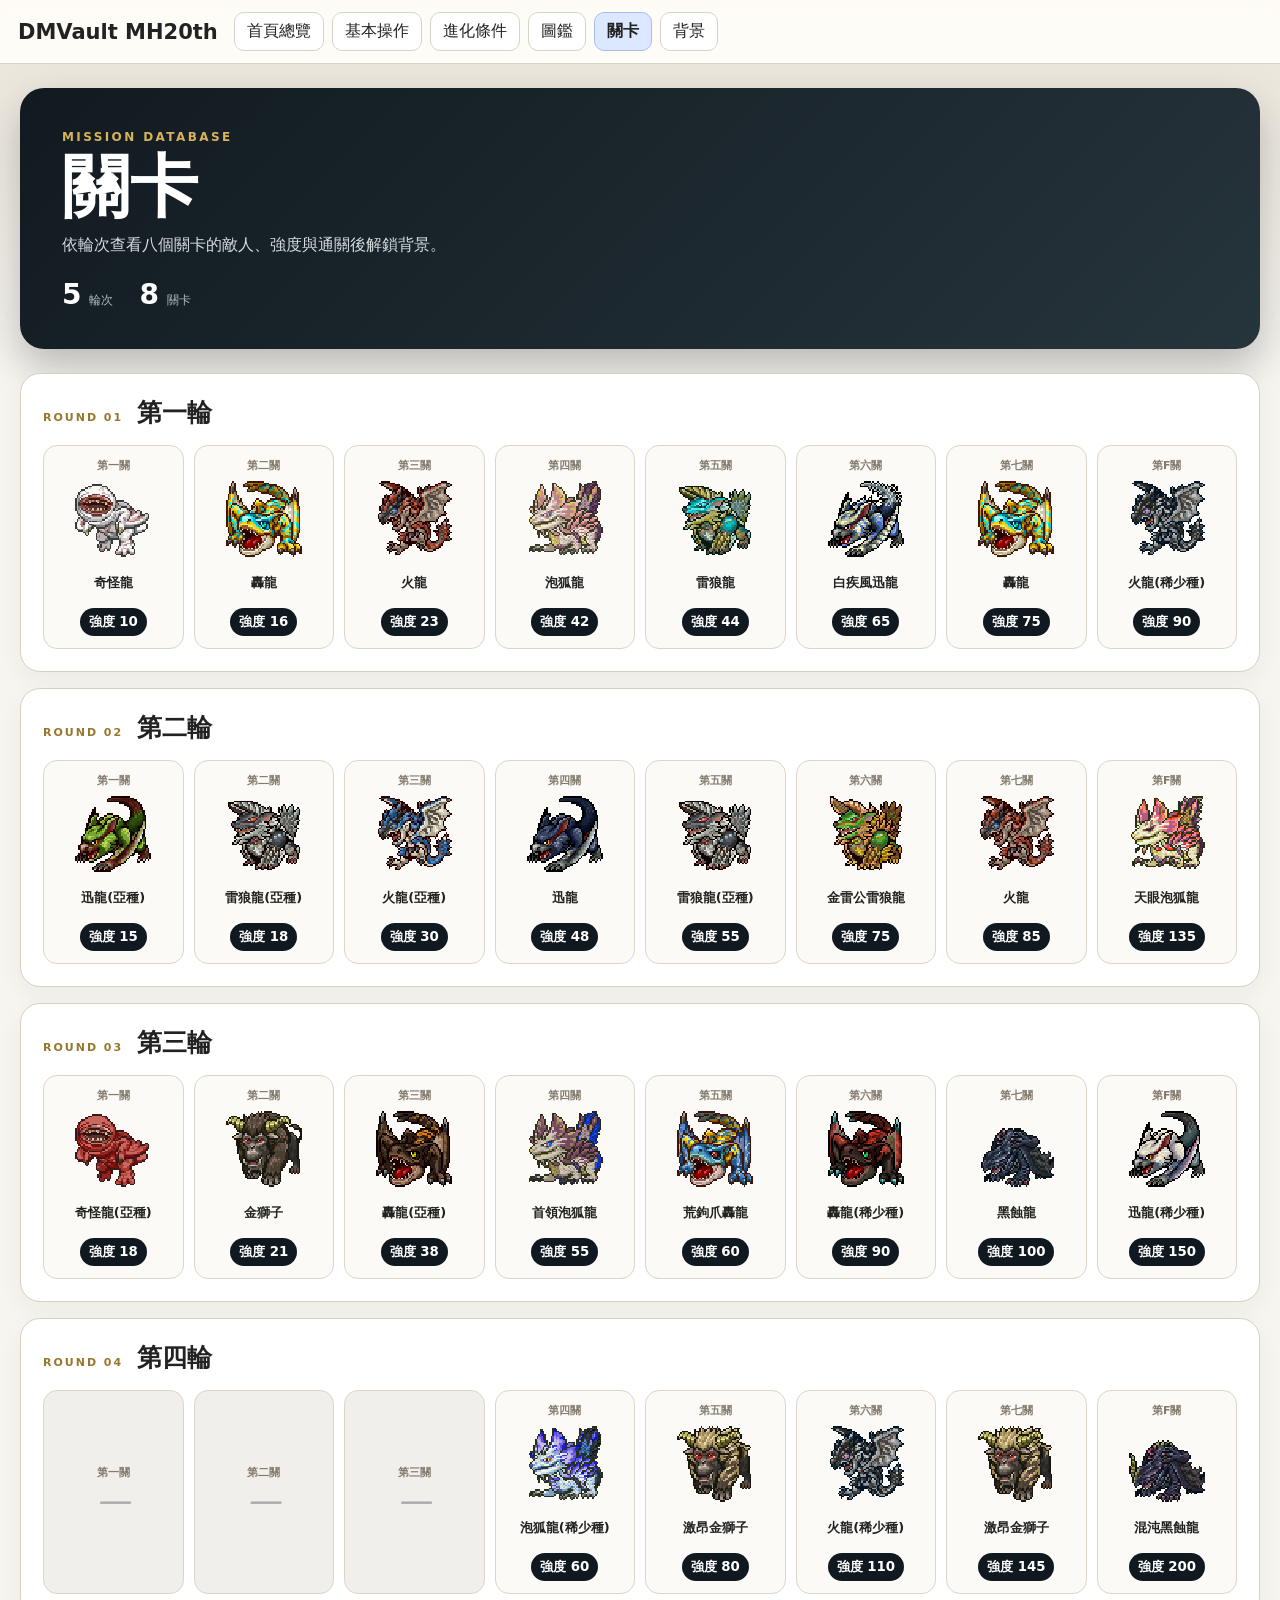
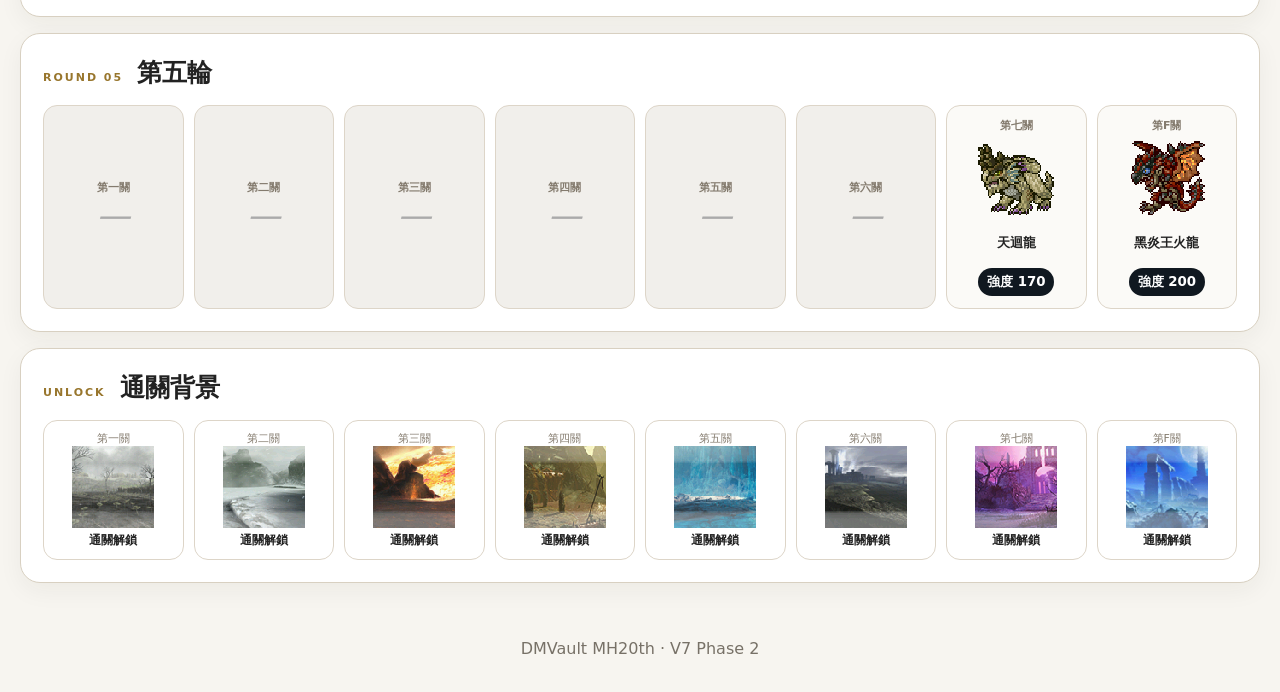
<file: stage.html>
<!doctype html><html lang="zh-Hant" data-dmvault-root="./"><head><meta charset="utf-8"><meta name="viewport" content="width=device-width,initial-scale=1"><title>關卡｜DMVault MH20th</title><link rel="stylesheet" href="style.css?v=7.3.7">
<link rel="manifest" href="manifest.webmanifest">
<link rel="apple-touch-icon" href="icons/apple-touch-icon.png">
<meta name="apple-mobile-web-app-capable" content="yes">
<meta name="apple-mobile-web-app-status-bar-style" content="black-translucent">
<meta name="apple-mobile-web-app-title" content="MH20th">
<meta name="application-name" content="DMVault MH20th">
<meta name="theme-color" content="#101820">
<link rel="stylesheet" href="pwa/dmvault-pwa.css">
<script src="pwa/project-config.js"></script>
<script defer src="pwa/dmvault-pwa.js"></script>
</head><body class="dmv7-page"><header><div class="top"><div class="brand"><a href="index.html">DMVault MH20th</a></div><nav>
<a href="index.html" class="">首頁總覽</a><a href="guide.html" class="">基本操作</a><a href="evolution/index.html" class="">進化條件</a><a href="evolution/dex/index.html" class="">圖鑑</a><a href="stage.html" class="active">關卡</a><a href="background.html" class="">背景</a></nav></div></header><main class="v7-page-main"><section class="v7-page-hero"><span>MISSION DATABASE</span><h1>關卡</h1><p>依輪次查看八個關卡的敵人、強度與通關後解鎖背景。</p><div class="v7-page-meta"><b>5</b><span>輪次</span><b>8</b><span>關卡</span></div></section><section class="v7-stage-round"><div class="v7-round-head"><span>ROUND 01</span><h2>第一輪</h2></div><div class="v7-stage-grid"><article class="v7-stage-slot"><span>第一關</span><img src="assets/stage/khezu.png" alt="奇怪龍"><strong>奇怪龍</strong><small>強度 10</small></article><article class="v7-stage-slot"><span>第二關</span><img src="assets/stage/tigrex.png" alt="轟龍"><strong>轟龍</strong><small>強度 16</small></article><article class="v7-stage-slot"><span>第三關</span><img src="assets/stage/rathalos.png" alt="火龍"><strong>火龍</strong><small>強度 23</small></article><article class="v7-stage-slot"><span>第四關</span><img src="assets/stage/mizutsune.png" alt="泡狐龍"><strong>泡狐龍</strong><small>強度 42</small></article><article class="v7-stage-slot"><span>第五關</span><img src="assets/stage/zinogre.png" alt="雷狼龍"><strong>雷狼龍</strong><small>強度 44</small></article><article class="v7-stage-slot"><span>第六關</span><img src="assets/stage/silverwind_nargacuga.png" alt="白疾風迅龍"><strong>白疾風迅龍</strong><small>強度 65</small></article><article class="v7-stage-slot"><span>第七關</span><img src="assets/stage/tigrex.png" alt="轟龍"><strong>轟龍</strong><small>強度 75</small></article><article class="v7-stage-slot"><span>第F關</span><img src="assets/stage/silver_rathalos.png" alt="火龍(稀少種)"><strong>火龍(稀少種)</strong><small>強度 90</small></article></div></section><section class="v7-stage-round"><div class="v7-round-head"><span>ROUND 02</span><h2>第二輪</h2></div><div class="v7-stage-grid"><article class="v7-stage-slot"><span>第一關</span><img src="assets/stage/green_nargacuga.png" alt="迅龍(亞種)"><strong>迅龍(亞種)</strong><small>強度 15</small></article><article class="v7-stage-slot"><span>第二關</span><img src="assets/stage/stygian_zinogre.png" alt="雷狼龍(亞種)"><strong>雷狼龍(亞種)</strong><small>強度 18</small></article><article class="v7-stage-slot"><span>第三關</span><img src="assets/stage/azure_rathalos.png" alt="火龍(亞種)"><strong>火龍(亞種)</strong><small>強度 30</small></article><article class="v7-stage-slot"><span>第四關</span><img src="assets/stage/nargacuga.png" alt="迅龍"><strong>迅龍</strong><small>強度 48</small></article><article class="v7-stage-slot"><span>第五關</span><img src="assets/stage/stygian_zinogre.png" alt="雷狼龍(亞種)"><strong>雷狼龍(亞種)</strong><small>強度 55</small></article><article class="v7-stage-slot"><span>第六關</span><img src="assets/stage/thunderlord_zinogre.png" alt="金雷公雷狼龍"><strong>金雷公雷狼龍</strong><small>強度 75</small></article><article class="v7-stage-slot"><span>第七關</span><img src="assets/stage/rathalos.png" alt="火龍"><strong>火龍</strong><small>強度 85</small></article><article class="v7-stage-slot"><span>第F關</span><img src="assets/stage/soulseer_mizutsune.png" alt="天眼泡狐龍"><strong>天眼泡狐龍</strong><small>強度 135</small></article></div></section><section class="v7-stage-round"><div class="v7-round-head"><span>ROUND 03</span><h2>第三輪</h2></div><div class="v7-stage-grid"><article class="v7-stage-slot"><span>第一關</span><img src="assets/stage/red_khezu.png" alt="奇怪龍(亞種)"><strong>奇怪龍(亞種)</strong><small>強度 18</small></article><article class="v7-stage-slot"><span>第二關</span><img src="assets/stage/rajang.png" alt="金獅子"><strong>金獅子</strong><small>強度 21</small></article><article class="v7-stage-slot"><span>第三關</span><img src="assets/stage/brute_tigrex.png" alt="轟龍(亞種)"><strong>轟龍(亞種)</strong><small>強度 38</small></article><article class="v7-stage-slot"><span>第四關</span><img src="assets/stage/apex_mizutsune.png" alt="首領泡狐龍"><strong>首領泡狐龍</strong><small>強度 55</small></article><article class="v7-stage-slot"><span>第五關</span><img src="assets/stage/grimclaw_tigrex.png" alt="荒鉤爪轟龍"><strong>荒鉤爪轟龍</strong><small>強度 60</small></article><article class="v7-stage-slot"><span>第六關</span><img src="assets/stage/molten_tigrex.png" alt="轟龍(稀少種)"><strong>轟龍(稀少種)</strong><small>強度 90</small></article><article class="v7-stage-slot"><span>第七關</span><img src="assets/stage/gore_magala.png" alt="黑蝕龍"><strong>黑蝕龍</strong><small>強度 100</small></article><article class="v7-stage-slot"><span>第F關</span><img src="assets/stage/lucent_nargacuga.png" alt="迅龍(稀少種)"><strong>迅龍(稀少種)</strong><small>強度 150</small></article></div></section><section class="v7-stage-round"><div class="v7-round-head"><span>ROUND 04</span><h2>第四輪</h2></div><div class="v7-stage-grid"><div class="v7-stage-slot empty"><span>第一關</span><em>—</em></div><div class="v7-stage-slot empty"><span>第二關</span><em>—</em></div><div class="v7-stage-slot empty"><span>第三關</span><em>—</em></div><article class="v7-stage-slot"><span>第四關</span><img src="assets/stage/violet_mizutsune.png" alt="泡狐龍(稀少種)"><strong>泡狐龍(稀少種)</strong><small>強度 60</small></article><article class="v7-stage-slot"><span>第五關</span><img src="assets/stage/furious_rajang.png" alt="激昂金獅子"><strong>激昂金獅子</strong><small>強度 80</small></article><article class="v7-stage-slot"><span>第六關</span><img src="assets/stage/silver_rathalos.png" alt="火龍(稀少種)"><strong>火龍(稀少種)</strong><small>強度 110</small></article><article class="v7-stage-slot"><span>第七關</span><img src="assets/stage/furious_rajang.png" alt="激昂金獅子"><strong>激昂金獅子</strong><small>強度 145</small></article><article class="v7-stage-slot"><span>第F關</span><img src="assets/stage/chaotic_gore_magala.png" alt="混沌黑蝕龍"><strong>混沌黑蝕龍</strong><small>強度 200</small></article></div></section><section class="v7-stage-round"><div class="v7-round-head"><span>ROUND 05</span><h2>第五輪</h2></div><div class="v7-stage-grid"><div class="v7-stage-slot empty"><span>第一關</span><em>—</em></div><div class="v7-stage-slot empty"><span>第二關</span><em>—</em></div><div class="v7-stage-slot empty"><span>第三關</span><em>—</em></div><div class="v7-stage-slot empty"><span>第四關</span><em>—</em></div><div class="v7-stage-slot empty"><span>第五關</span><em>—</em></div><div class="v7-stage-slot empty"><span>第六關</span><em>—</em></div><article class="v7-stage-slot"><span>第七關</span><img src="assets/stage/shagaru_magala.png" alt="天迴龍"><strong>天迴龍</strong><small>強度 170</small></article><article class="v7-stage-slot"><span>第F關</span><img src="assets/stage/dreadking_rathalos.png" alt="黑炎王火龍"><strong>黑炎王火龍</strong><small>強度 200</small></article></div></section><section class="v7-stage-round v7-unlock"><div class="v7-round-head"><span>UNLOCK</span><h2>通關背景</h2></div><div class="v7-unlock-grid"><article><span>第一關</span><img src="assets/background/167.png" alt="第一關解鎖背景"><strong>通關解鎖</strong></article><article><span>第二關</span><img src="assets/background/163.png" alt="第二關解鎖背景"><strong>通關解鎖</strong></article><article><span>第三關</span><img src="assets/background/169.png" alt="第三關解鎖背景"><strong>通關解鎖</strong></article><article><span>第四關</span><img src="assets/background/178.png" alt="第四關解鎖背景"><strong>通關解鎖</strong></article><article><span>第五關</span><img src="assets/background/174.png" alt="第五關解鎖背景"><strong>通關解鎖</strong></article><article><span>第六關</span><img src="assets/background/176.png" alt="第六關解鎖背景"><strong>通關解鎖</strong></article><article><span>第七關</span><img src="assets/background/177.png" alt="第七關解鎖背景"><strong>通關解鎖</strong></article><article><span>第F關</span><img src="assets/background/173.png" alt="第F關解鎖背景"><strong>通關解鎖</strong></article></div></section></main><footer class="v7-page-footer">DMVault MH20th · V7 Phase 2</footer></body></html>
</file>
<file: style.css>
:root{--bg:#f7f5ef;--panel:#fff;--text:#222;--muted:#6f6a60;--line:#d9d3c7;--brand:#263238;--accent:#315ea8;--warn:#fff7d6;--danger:#fff0f0}
*{box-sizing:border-box}html{scroll-behavior:smooth}body{margin:0;background:var(--bg);color:var(--text);font-family:"Microsoft JhengHei",system-ui,sans-serif}
header{position:sticky;top:0;z-index:20;background:#fffdf8ee;backdrop-filter:blur(10px);border-bottom:1px solid var(--line)}
.top{max-width:1400px;margin:auto;padding:12px 18px;display:flex;align-items:center;gap:16px}.brand{font-weight:900;font-size:21px;white-space:nowrap}
nav{display:flex;gap:8px;flex-wrap:wrap}nav a{color:#222;text-decoration:none;padding:8px 12px;border:1px solid var(--line);border-radius:10px;background:#fff}
nav a.active{background:#dce8ff;border-color:#a9bfeb;font-weight:800}main{max-width:1200px;margin:auto;padding:18px}
.hero{background:#eef4ff;border:1px solid #b9ccef;border-radius:14px;padding:18px;margin-bottom:16px}.hero h1{margin:0 0 6px}
.blank{background:#fff;border:1px dashed #bbb;border-radius:14px;padding:36px;text-align:center;color:var(--muted)}
.layout{display:grid;grid-template-columns:220px minmax(0,1fr);gap:16px;align-items:start}.toc{position:sticky;top:82px;background:#fff;border:1px solid var(--line);border-radius:14px;padding:12px}
.toc a{display:block;text-decoration:none;color:#222;padding:7px 8px;border-radius:8px}.toc a:hover{background:#eef4ff}
.chapter{scroll-margin-top:86px;margin-bottom:22px}.chapter-title{background:#111;color:#fff;padding:10px 14px;font-size:20px;font-weight:900;border-radius:12px 12px 0 0}
.chapter-main{background:#fff;border:1px solid var(--line);border-top:0;padding:14px;border-radius:0 0 12px 12px}.chapter-main img{display:block;max-width:min(100%,470px);height:auto;margin:0 auto 12px}
.intro{color:#123f9c;font-weight:800;line-height:1.7}.section{background:#fff;border:1px solid var(--line);border-radius:12px;padding:14px;margin-top:10px}
.section h3{margin:0 0 8px}ul{margin:6px 0 0;padding-left:24px;line-height:1.7}table{width:100%;border-collapse:collapse;margin-top:8px}
th,td{border:1px solid var(--line);padding:9px;vertical-align:top}th{background:#111;color:#fff}
.note{border:1px solid #e0d38a;background:var(--warn);border-radius:12px;padding:12px 14px;margin-top:10px}.note.danger{background:var(--danger);border-color:#e0a0a0}
.note strong{display:block;margin-bottom:5px}footer{text-align:center;color:var(--muted);padding:24px}
@media(max-width:800px){.top{align-items:flex-start;flex-direction:column}.layout{grid-template-columns:1fr}.toc{position:static}}

.page-table-wrap{overflow:auto;background:#fff;border:1px solid var(--line);border-radius:14px;padding:10px}
.stage-table{min-width:1250px}
.stage-table td,.stage-table th{text-align:center;vertical-align:middle}
.stage-table img{width:72px;height:64px;object-fit:contain;image-rendering:pixelated}
.stage-round{background:#111;color:#fff;font-weight:900;min-width:78px}
.stage-label{background:#111;color:#fff;font-weight:800;min-width:78px}
.stage-version{color:#b88700;font-size:22px;font-weight:900;line-height:1.35}
.background-grid{display:grid;grid-template-columns:repeat(2,minmax(0,1fr));gap:14px}
.background-card{display:grid;grid-template-columns:180px 1fr;background:#fff;border:1px solid var(--line);border-radius:14px;overflow:hidden}
.background-card img{width:100%;height:130px;object-fit:contain;image-rendering:pixelated;background:#fff}
.background-card .condition{display:grid;place-items:center;text-align:center;padding:14px;font-weight:800}
@media(max-width:760px){.background-grid{grid-template-columns:1fr}.background-card{grid-template-columns:140px 1fr}}

.brand a{color:inherit;text-decoration:none}
.site-shell{min-height:100vh}
.page-table-wrap{overflow:visible!important}
.stage-table{min-width:0!important;width:100%;table-layout:fixed;font-size:clamp(10px,0.78vw,14px)}
.stage-table th,.stage-table td{padding:4px 3px}
.stage-table img{width:clamp(38px,3.6vw,58px);height:clamp(38px,3.6vw,58px)}
.stage-table .stage-round{width:5.5%}
.stage-table .stage-label{width:6.5%}
.stage-table th:nth-child(n+3):nth-child(-n+10),
.stage-table td:nth-child(n+3):nth-child(-n+10){width:10.2%}
.stage-table th:last-child,.stage-table td:last-child{width:5.5%}
.unified-frame{border:0;width:100%;min-height:calc(100vh - 72px);display:block;background:#fff}
@media(max-width:1100px){
  .stage-table{font-size:10px}
  .stage-table img{width:34px;height:34px}
  .stage-table th,.stage-table td{padding:3px 2px}
}

/* v6.4 首頁 */
.home-main{max-width:1280px;margin:auto;padding:28px 20px 48px}
.home-hero{
  position:relative;overflow:hidden;
  background:linear-gradient(135deg,#fffdf8 0%,#f2ecdf 100%);
  border:1px solid var(--line);border-radius:24px;
  padding:48px 42px;margin-bottom:24px;
  box-shadow:0 12px 32px rgba(60,48,28,.07)
}
.home-hero::after{
  content:"";position:absolute;right:-70px;top:-80px;
  width:260px;height:260px;border-radius:50%;
  background:radial-gradient(circle,#d7c7a0 0%,rgba(215,199,160,0) 70%)
}
.home-kicker{font-size:14px;font-weight:900;letter-spacing:.18em;color:#7b6847;text-transform:uppercase}
.home-title{font-size:clamp(38px,6vw,72px);line-height:1;margin:12px 0 10px;font-weight:1000;letter-spacing:-.03em}
.home-subtitle{font-size:clamp(17px,2vw,24px);font-weight:800;color:#4c4437;margin:0 0 8px}
.home-description{font-size:17px;color:var(--muted);margin:0}

.home-section{margin-top:26px}
.home-section-title{font-size:24px;margin:0 0 14px;font-weight:1000}

.quick-grid{display:grid;grid-template-columns:repeat(5,minmax(0,1fr));gap:14px}
.quick-card{
  display:block;text-decoration:none;color:inherit;
  background:#fff;border:1px solid var(--line);border-radius:18px;
  padding:22px 18px;min-height:126px;
  box-shadow:0 7px 20px rgba(60,48,28,.05);
  transition:.18s ease
}
.quick-card:hover{transform:translateY(-3px);box-shadow:0 12px 28px rgba(60,48,28,.10);border-color:#bda77d}
.quick-icon{font-size:30px;display:block;margin-bottom:14px}
.quick-card strong{display:block;font-size:18px;margin-bottom:6px}
.quick-card span{font-size:13px;color:var(--muted);line-height:1.5}

.stats-grid{display:grid;grid-template-columns:repeat(4,minmax(0,1fr));gap:14px}
.stat-card{background:#222;color:#fff;border-radius:18px;padding:22px}
.stat-label{font-size:13px;color:#c8c8c8}
.stat-value{font-size:34px;font-weight:1000;margin-top:6px}

.home-two-col{display:grid;grid-template-columns:1.1fr .9fr;gap:18px}
.home-panel{background:#fff;border:1px solid var(--line);border-radius:18px;padding:22px}
.update-list{margin:0;padding-left:20px;line-height:1.9}
.update-version{display:inline-block;background:#222;color:#fff;border-radius:999px;padding:6px 10px;font-weight:900;margin-bottom:10px}

.credit-grid{display:grid;grid-template-columns:repeat(3,minmax(0,1fr));gap:14px}
.credit-card{background:#fff;border:1px solid var(--line);border-radius:18px;padding:22px}
.credit-card h3{margin:0 0 12px;font-size:16px;color:#6f6148}
.credit-name{font-size:21px;font-weight:1000;margin-bottom:10px}
.credit-card p{margin:6px 0;line-height:1.65;color:#4d4a44}
.credit-card a{color:#315ea8;word-break:break-word}

.home-footer{
  margin-top:28px;border-top:1px solid var(--line);padding:22px 4px 0;
  color:var(--muted);font-size:13px;line-height:1.7;text-align:left
}

@media(max-width:1050px){
  .quick-grid{grid-template-columns:repeat(3,minmax(0,1fr))}
  .stats-grid{grid-template-columns:repeat(2,minmax(0,1fr))}
}
@media(max-width:760px){
  .home-main{padding:16px 12px 34px}
  .home-hero{padding:30px 24px;border-radius:18px}
  .quick-grid,.credit-grid,.home-two-col{grid-template-columns:1fr}
  .stats-grid{grid-template-columns:repeat(2,minmax(0,1fr))}
}


/* ===== DMVault V7 Phase 1 / Godzilla-based shell ===== */
:root{--v7-ink:#101820;--v7-paper:#f3efe7;--v7-card:#fff;--v7-red:#c83232;--v7-gold:#d7a83b;--v7-green:#168a55;--v7-line:#d8d0c1}
body.dmv7-home{background:linear-gradient(180deg,#ede7dc 0,#f8f6f1 420px)}
.v7-home-main{max-width:1320px;margin:auto;padding:24px 20px 54px}
.v7-hero{min-height:430px;border-radius:28px;padding:54px;display:flex;align-items:center;justify-content:space-between;gap:32px;overflow:hidden;position:relative;color:#fff;background:radial-gradient(circle at 82% 18%,#36434a 0,transparent 29%),linear-gradient(135deg,#111a20,#202d33 58%,#0b1115);box-shadow:0 22px 50px #1115}
.v7-hero:after{content:"";position:absolute;inset:auto -90px -160px auto;width:430px;height:430px;border:55px solid #ffffff0b;border-radius:50%}
.v7-hero-copy{position:relative;z-index:1;max-width:760px}.v7-eyebrow,.v7-section-head span{font-weight:900;letter-spacing:.2em;font-size:12px;color:#d9b35a}.v7-hero h1{font-size:clamp(44px,6.8vw,88px);line-height:.94;margin:16px 0 22px;letter-spacing:-.045em}.v7-hero p{max-width:670px;line-height:1.8;color:#d6dde0;font-size:17px}.v7-hero-actions{display:flex;gap:12px;margin-top:26px;flex-wrap:wrap}.v7-hero-actions a{padding:13px 20px;border-radius:12px;text-decoration:none;font-weight:900}.v7-primary{background:#fff;color:#101820}.v7-secondary{border:1px solid #ffffff55;color:#fff}.v7-emblem{width:210px;height:210px;border:2px solid #ffffff44;border-radius:50%;display:grid;place-content:center;text-align:center;flex:0 0 auto;position:relative;z-index:1;box-shadow:inset 0 0 0 18px #ffffff08}.v7-emblem strong{font-size:76px;line-height:.8}.v7-emblem span{font-size:24px;color:#d9b35a;font-weight:900;margin-top:10px}
.v7-section{margin-top:28px;background:#fff;border:1px solid var(--v7-line);border-radius:22px;padding:28px;box-shadow:0 10px 28px #2e26130d}.v7-section.v7-dark{background:#101820;color:#fff;border-color:#101820}.v7-section-head{display:flex;justify-content:space-between;align-items:end;gap:20px;margin-bottom:20px}.v7-section-head h2{font-size:30px;margin:5px 0 0}.v7-section-head p{color:#766f64;margin:0}.v7-entry-grid{display:grid;grid-template-columns:repeat(5,1fr);gap:12px}.v7-entry-grid a{min-height:180px;padding:20px;border:1px solid var(--v7-line);border-radius:16px;text-decoration:none;color:inherit;display:flex;flex-direction:column;transition:.18s}.v7-entry-grid a:hover{transform:translateY(-4px);border-color:#8c7650;box-shadow:0 12px 25px #2c24151a}.v7-entry-grid b{font-size:13px;color:#9c8050}.v7-entry-grid strong{font-size:20px;margin:28px 0 9px}.v7-entry-grid span{color:#716b62;font-size:13px;line-height:1.6}.v7-stats{display:grid;grid-template-columns:repeat(4,1fr);gap:12px}.v7-stats div{border:1px solid #ffffff22;border-radius:16px;padding:22px}.v7-stats strong{display:block;font-size:42px}.v7-stats span{color:#b9c1c5}.v7-projects{display:grid;grid-template-columns:repeat(3,1fr);gap:14px}.v7-projects a{padding:22px;border:1px solid var(--v7-line);border-radius:16px;text-decoration:none;color:inherit}.v7-projects a.current{background:#f1eadb}.v7-projects strong,.v7-projects span{display:block}.v7-projects strong{font-size:20px}.v7-projects span{color:#776f63;margin-top:7px}.v7-credit-grid{display:grid;grid-template-columns:repeat(3,1fr);gap:14px}.v7-credit-grid article{border:1px solid var(--v7-line);border-radius:16px;padding:22px}.v7-credit-grid small{color:#927638;font-weight:900}.v7-credit-grid h3{font-size:24px;margin:8px 0}.v7-credit-grid p{color:#6c675f;line-height:1.65}.v7-credit-grid a{color:#315ea8;font-weight:800}.v7-footer{padding:30px 6px 0;color:#777167;line-height:1.8}
@media(max-width:1050px){.v7-entry-grid{grid-template-columns:repeat(3,1fr)}.v7-emblem{width:155px;height:155px}.v7-emblem strong{font-size:55px}}
@media(max-width:760px){.v7-home-main{padding:12px}.v7-hero{padding:32px 24px;min-height:auto}.v7-emblem{display:none}.v7-entry-grid,.v7-projects,.v7-credit-grid{grid-template-columns:1fr}.v7-stats{grid-template-columns:repeat(2,1fr)}.v7-section{padding:20px}.v7-section-head{display:block}.v7-section-head p{margin-top:8px}}

/* ===== DMVault V7 Phase 2 / secondary pages ===== */
body.dmv7-page{background:linear-gradient(180deg,#e9e3d8 0,#f7f5f0 360px);min-height:100vh}.v7-page-main{max-width:1320px;margin:auto;padding:24px 20px 56px}.v7-page-hero{background:linear-gradient(135deg,#111a20,#26343b);color:#fff;border:0;border-radius:24px;padding:38px 42px;margin-bottom:24px;box-shadow:0 18px 40px #1114}.v7-page-hero>span{color:#d9b35a;font-size:12px;letter-spacing:.2em;font-weight:900}.v7-page-hero h1{font-size:clamp(40px,6vw,68px);margin:8px 0 10px;line-height:1}.v7-page-hero p{color:#d6dde0;font-size:16px;line-height:1.7;margin:0}.v7-page-meta{display:flex;align-items:baseline;gap:8px;margin-top:20px}.v7-page-meta b{font-size:28px;color:#fff}.v7-page-meta span{font-size:12px;color:#aeb8bd;margin-right:18px}.v7-page-footer{text-align:center;color:#777167;padding:0 20px 34px}
.v7-stage-round{background:#fff;border:1px solid var(--v7-line);border-radius:20px;padding:22px;margin-top:16px;box-shadow:0 8px 24px #2e26130d}.v7-round-head{display:flex;align-items:baseline;gap:14px;margin-bottom:16px}.v7-round-head span{font-size:11px;letter-spacing:.18em;color:#98762d;font-weight:900}.v7-round-head h2{margin:0;font-size:25px}.v7-stage-grid{display:grid;grid-template-columns:repeat(8,minmax(0,1fr));gap:10px}.v7-stage-slot{min-width:0;border:1px solid #ddd5c8;border-radius:14px;padding:12px 8px;text-align:center;background:#fbfaf7;display:flex;flex-direction:column;align-items:center}.v7-stage-slot>span{font-size:11px;color:#847b6e;font-weight:800}.v7-stage-slot img{width:76px;height:76px;object-fit:contain;image-rendering:pixelated;margin:8px auto}.v7-stage-slot strong{font-size:13px;line-height:1.35;min-height:36px;display:grid;place-items:center}.v7-stage-slot small{margin-top:7px;border-radius:999px;background:#101820;color:#fff;padding:5px 9px;font-weight:800}.v7-stage-slot.empty{justify-content:center;color:#aaa;background:#f1efeb}.v7-stage-slot.empty em{font-size:34px}.v7-unlock-grid{display:grid;grid-template-columns:repeat(8,1fr);gap:10px}.v7-unlock-grid article{border:1px solid #ddd5c8;border-radius:14px;padding:10px;text-align:center}.v7-unlock-grid span,.v7-unlock-grid strong{display:block}.v7-unlock-grid span{font-size:11px;color:#847b6e}.v7-unlock-grid img{width:100%;height:82px;object-fit:contain;image-rendering:pixelated}.v7-unlock-grid strong{font-size:12px}
.v7-filter-bar{display:flex;gap:8px;flex-wrap:wrap;margin-top:22px}.v7-filter-bar button{border:1px solid #ffffff45;background:#ffffff0b;color:#fff;border-radius:999px;padding:9px 14px;font-weight:800;cursor:pointer}.v7-filter-bar button.active{background:#fff;color:#101820}.v7-bg-grid{display:grid;grid-template-columns:repeat(3,minmax(0,1fr));gap:16px}.v7-bg-card{background:#fff;border:1px solid var(--v7-line);border-radius:18px;overflow:hidden;box-shadow:0 8px 24px #2e26130d;transition:.18s}.v7-bg-card:hover{transform:translateY(-3px);box-shadow:0 14px 30px #2e26131c}.v7-bg-image{height:190px;background:linear-gradient(180deg,#f8f6f0,#ece6da);position:relative;display:grid;place-items:center}.v7-bg-image img{max-width:100%;max-height:100%;object-fit:contain;image-rendering:pixelated}.v7-bg-image b{position:absolute;left:12px;top:12px;width:34px;height:34px;border-radius:50%;background:#101820;color:#fff;display:grid;place-items:center;font-size:12px}.v7-bg-card>div:last-child{padding:18px}.v7-bg-card small{color:#9b7932;font-weight:900;letter-spacing:.08em}.v7-bg-card h2{font-size:18px;margin:7px 0 0;line-height:1.45}
.v7-guide-layout{display:grid;grid-template-columns:250px minmax(0,1fr);gap:18px;align-items:start}.v7-guide-toc{position:sticky;top:82px;background:#101820;color:#fff;border-radius:18px;padding:16px;max-height:calc(100vh - 100px);overflow:auto}.v7-guide-toc strong{display:block;color:#d9b35a;margin:4px 8px 10px}.v7-guide-toc a{display:block;color:#d8dfe2;text-decoration:none;padding:9px 10px;border-radius:9px;font-size:13px}.v7-guide-toc a:hover,.v7-guide-toc a.active{background:#fff;color:#101820;font-weight:900}.v7-guide-chapter{scroll-margin-top:90px;background:#fff;border:1px solid var(--v7-line);border-radius:18px;padding:14px;margin:0 0 18px;box-shadow:0 8px 24px #2e26130b}.v7-guide-title{border-radius:12px;background:linear-gradient(135deg,#101820,#2d3d45);padding:14px 17px}.v7-guide-chapter .chapter-main{border:0;padding:14px 6px 4px}.v7-guide-chapter .section{box-shadow:none;background:#faf8f3}.v7-guide-chapter table{border-radius:10px;overflow:hidden}.v7-guide-chapter th{background:#202d33}
@media(max-width:1050px){.v7-stage-grid,.v7-unlock-grid{grid-template-columns:repeat(4,1fr)}.v7-bg-grid{grid-template-columns:repeat(2,1fr)}}
@media(max-width:760px){.v7-page-main{padding:12px}.v7-page-hero{padding:28px 22px;border-radius:18px}.v7-stage-grid,.v7-unlock-grid{grid-template-columns:repeat(2,1fr)}.v7-bg-grid{grid-template-columns:1fr}.v7-guide-layout{grid-template-columns:1fr}.v7-guide-toc{position:static;max-height:none;display:flex;gap:6px;overflow:auto}.v7-guide-toc strong{display:none}.v7-guide-toc a{white-space:nowrap;background:#ffffff10}.v7-stage-round{padding:15px}.v7-stage-slot img{width:64px;height:64px}}
</file>
<file: pwa/dmvault-pwa.css>
.dmvault-pwa-toast{position:fixed;z-index:99999;left:max(14px,env(safe-area-inset-left));right:max(14px,env(safe-area-inset-right));bottom:max(14px,calc(env(safe-area-inset-bottom) + 10px));display:flex;align-items:center;gap:12px;max-width:680px;margin:auto;padding:12px 14px;border:1px solid rgba(255,255,255,.18);border-radius:14px;background:#101820;color:#fff;box-shadow:0 14px 40px rgba(0,0,0,.28);font:600 14px/1.45 system-ui,-apple-system,"Noto Sans TC",sans-serif}.dmvault-pwa-toast span{flex:1}.dmvault-pwa-toast button{border:0;border-radius:9px;padding:8px 12px;background:#f2c14e;color:#101820;font:800 13px/1 system-ui;cursor:pointer;white-space:nowrap}.dmvault-pwa-toast .dmvault-toast-close{padding:4px 7px;background:transparent;color:#fff;font-size:20px;font-weight:400}@media(max-width:520px){.dmvault-pwa-toast{align-items:flex-start;flex-wrap:wrap}.dmvault-pwa-toast span{flex-basis:calc(100% - 34px)}.dmvault-pwa-toast .dmvault-toast-close{order:2}.dmvault-pwa-toast button:not(.dmvault-toast-close){order:3;margin-left:auto}}
</file>
